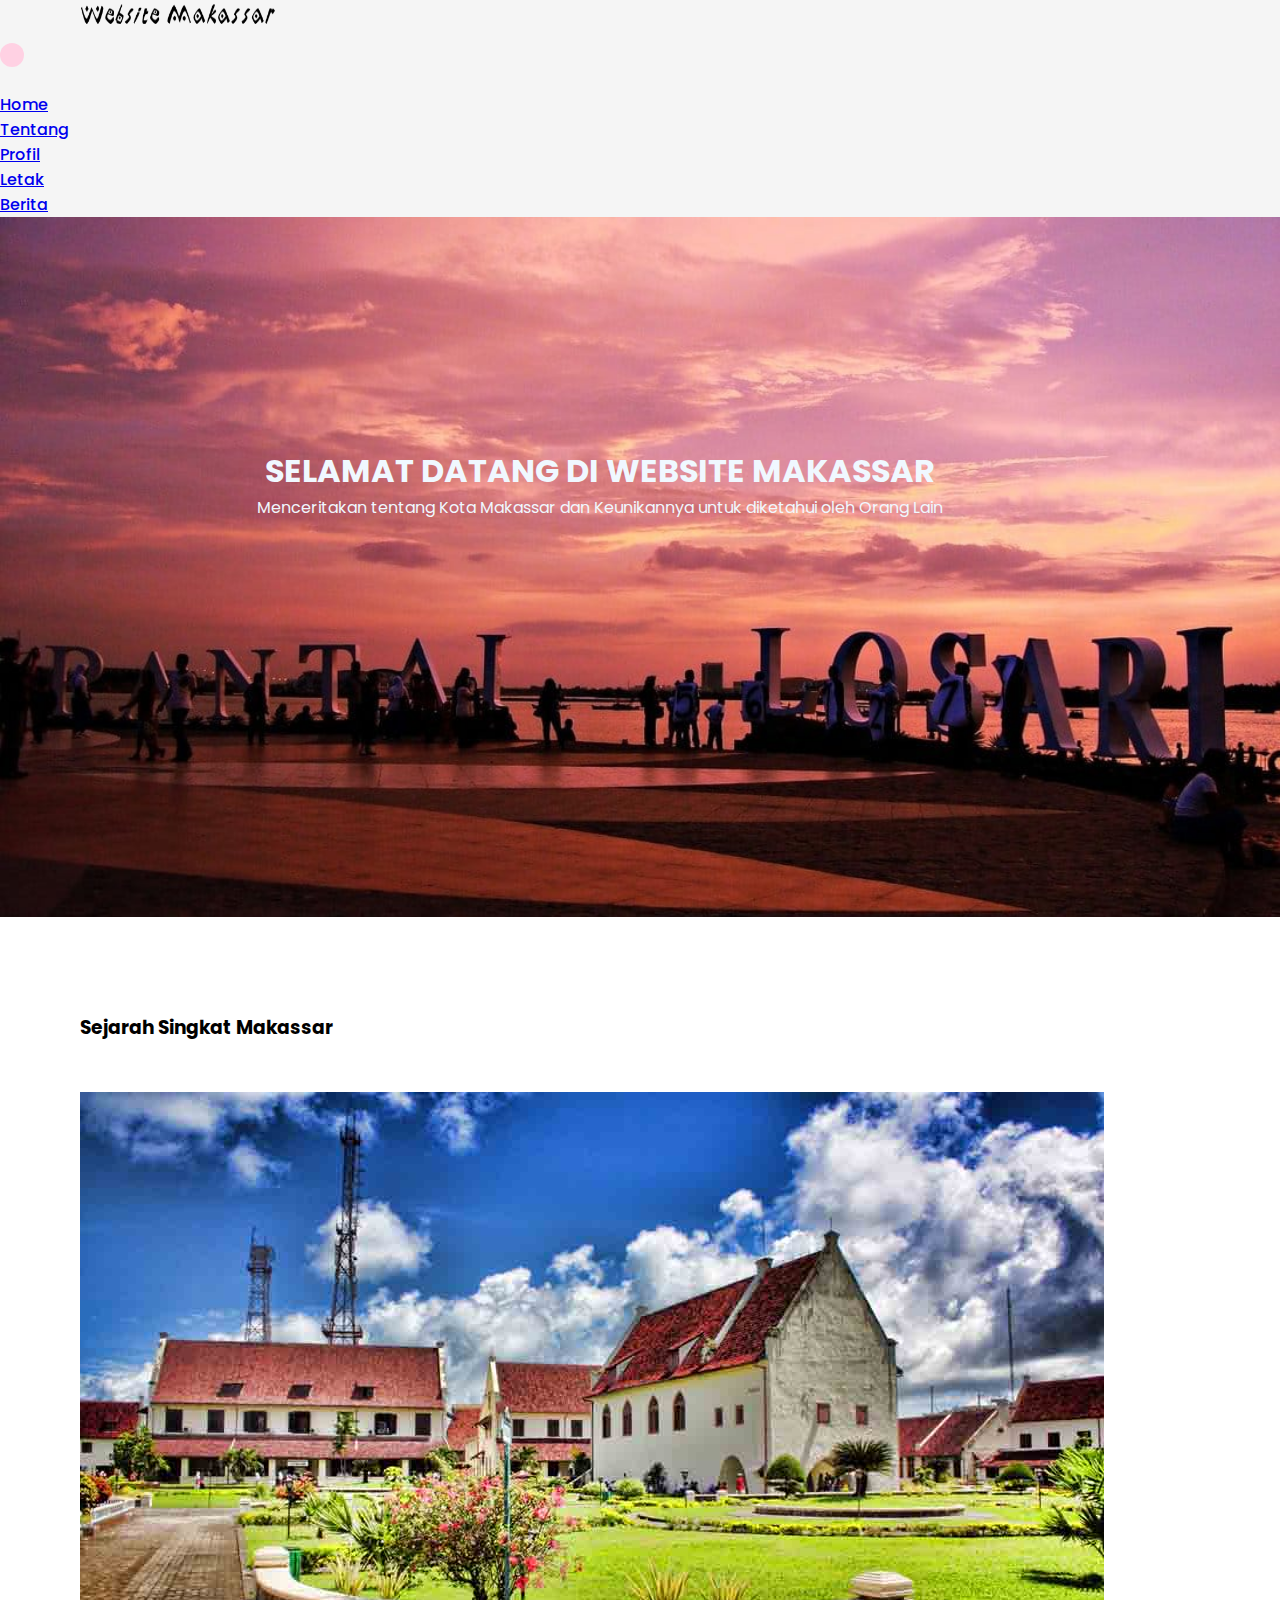
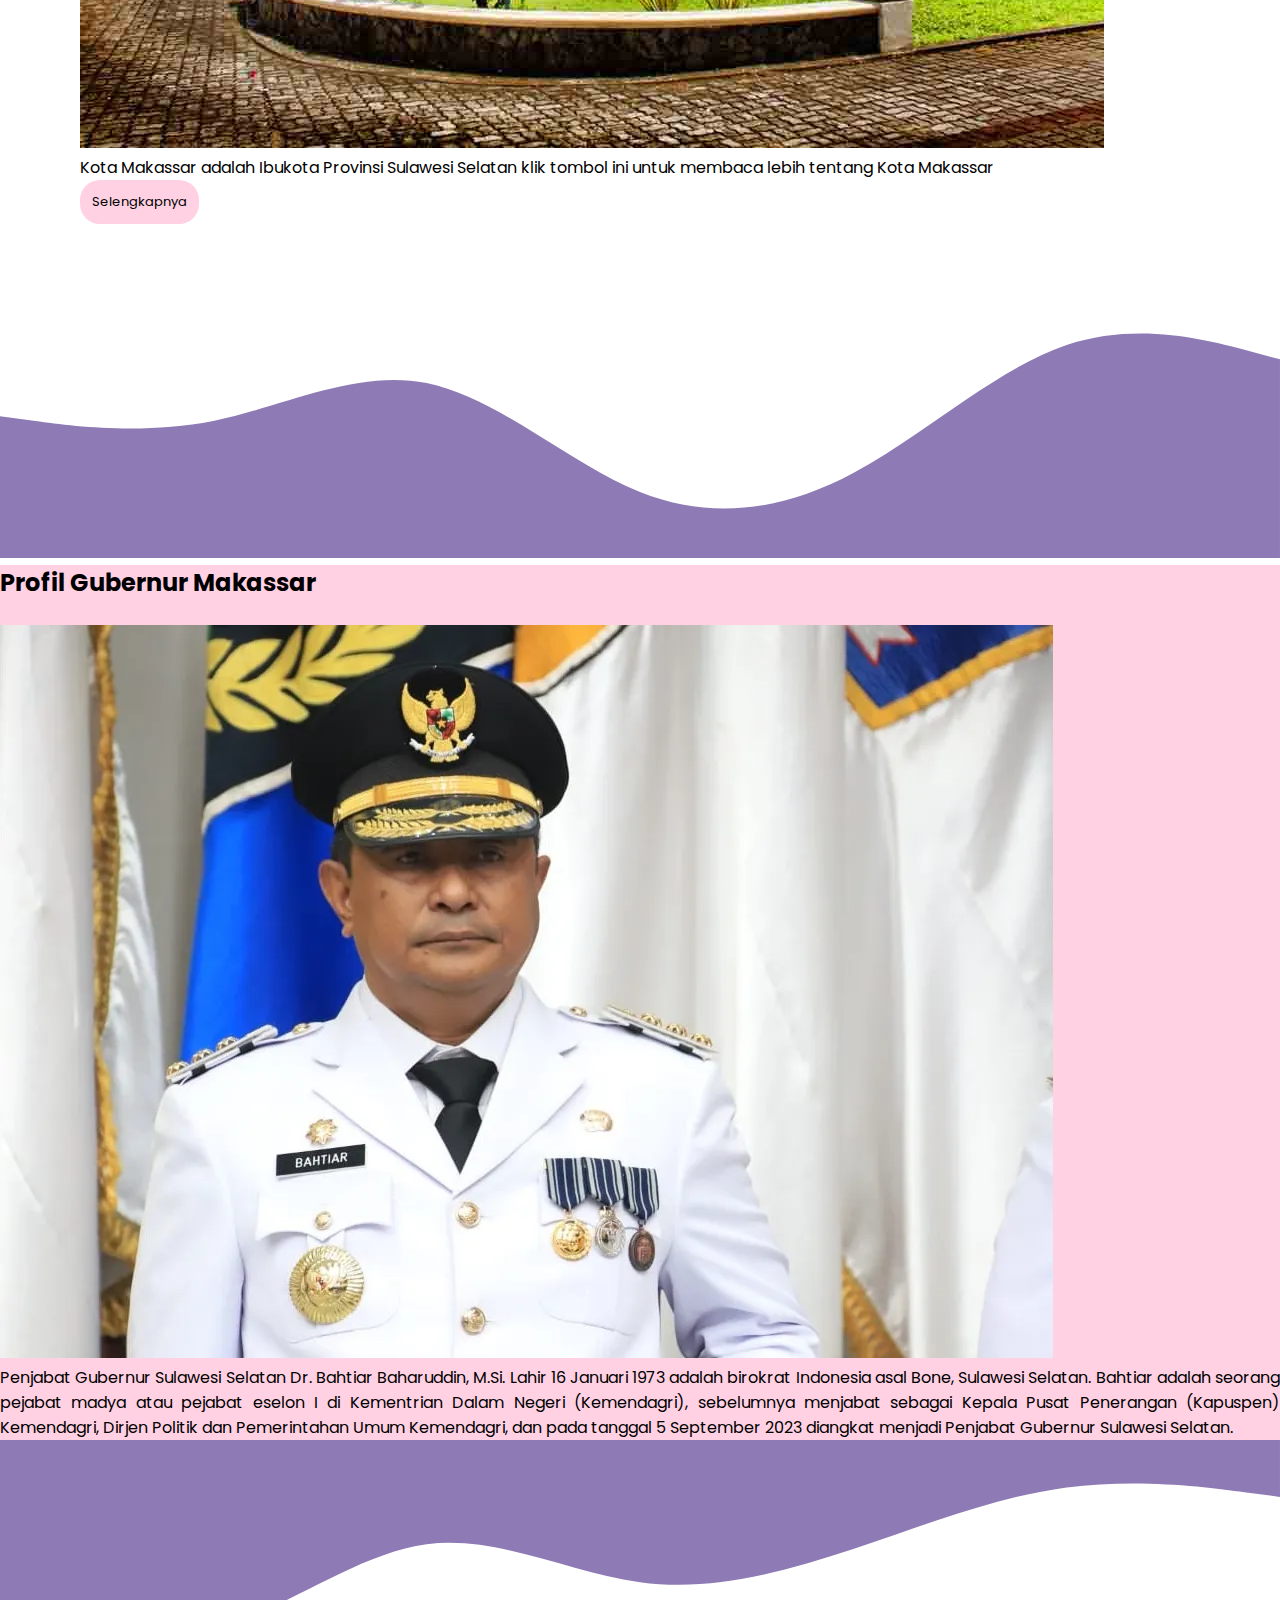
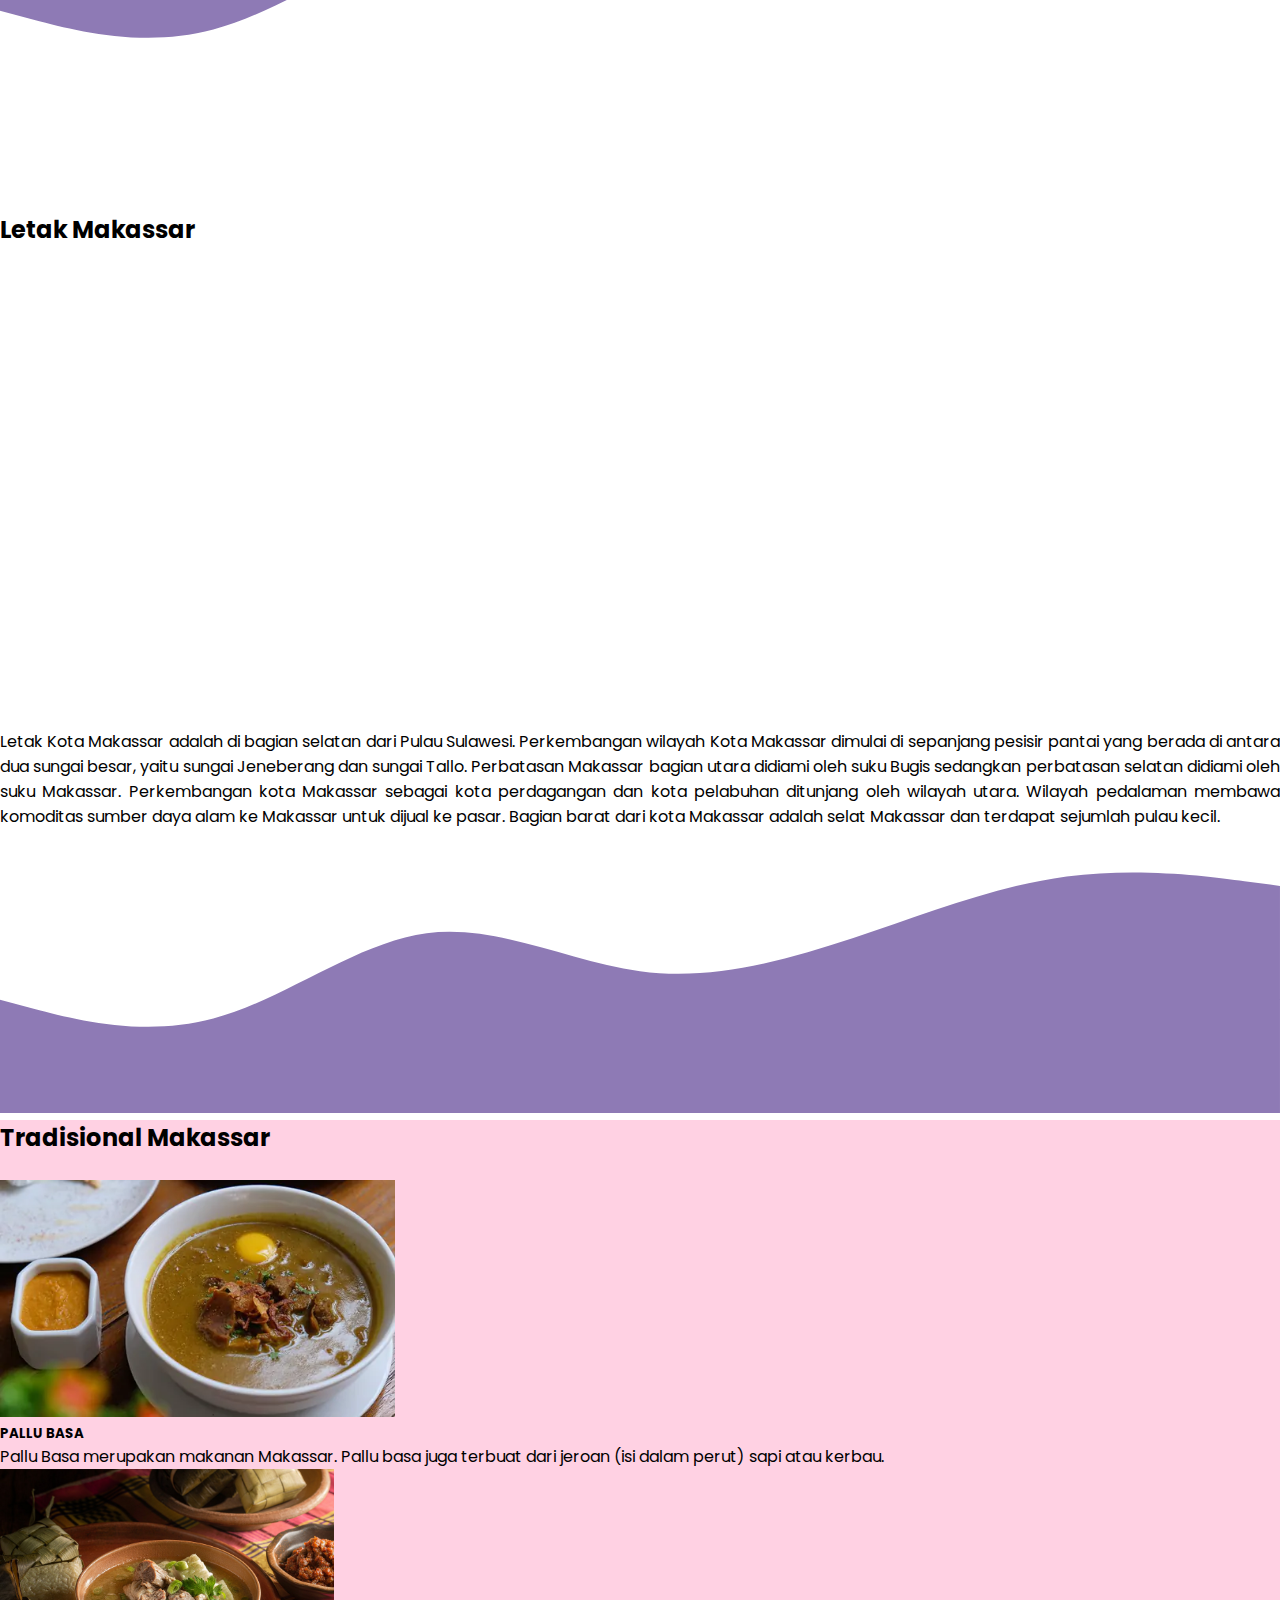
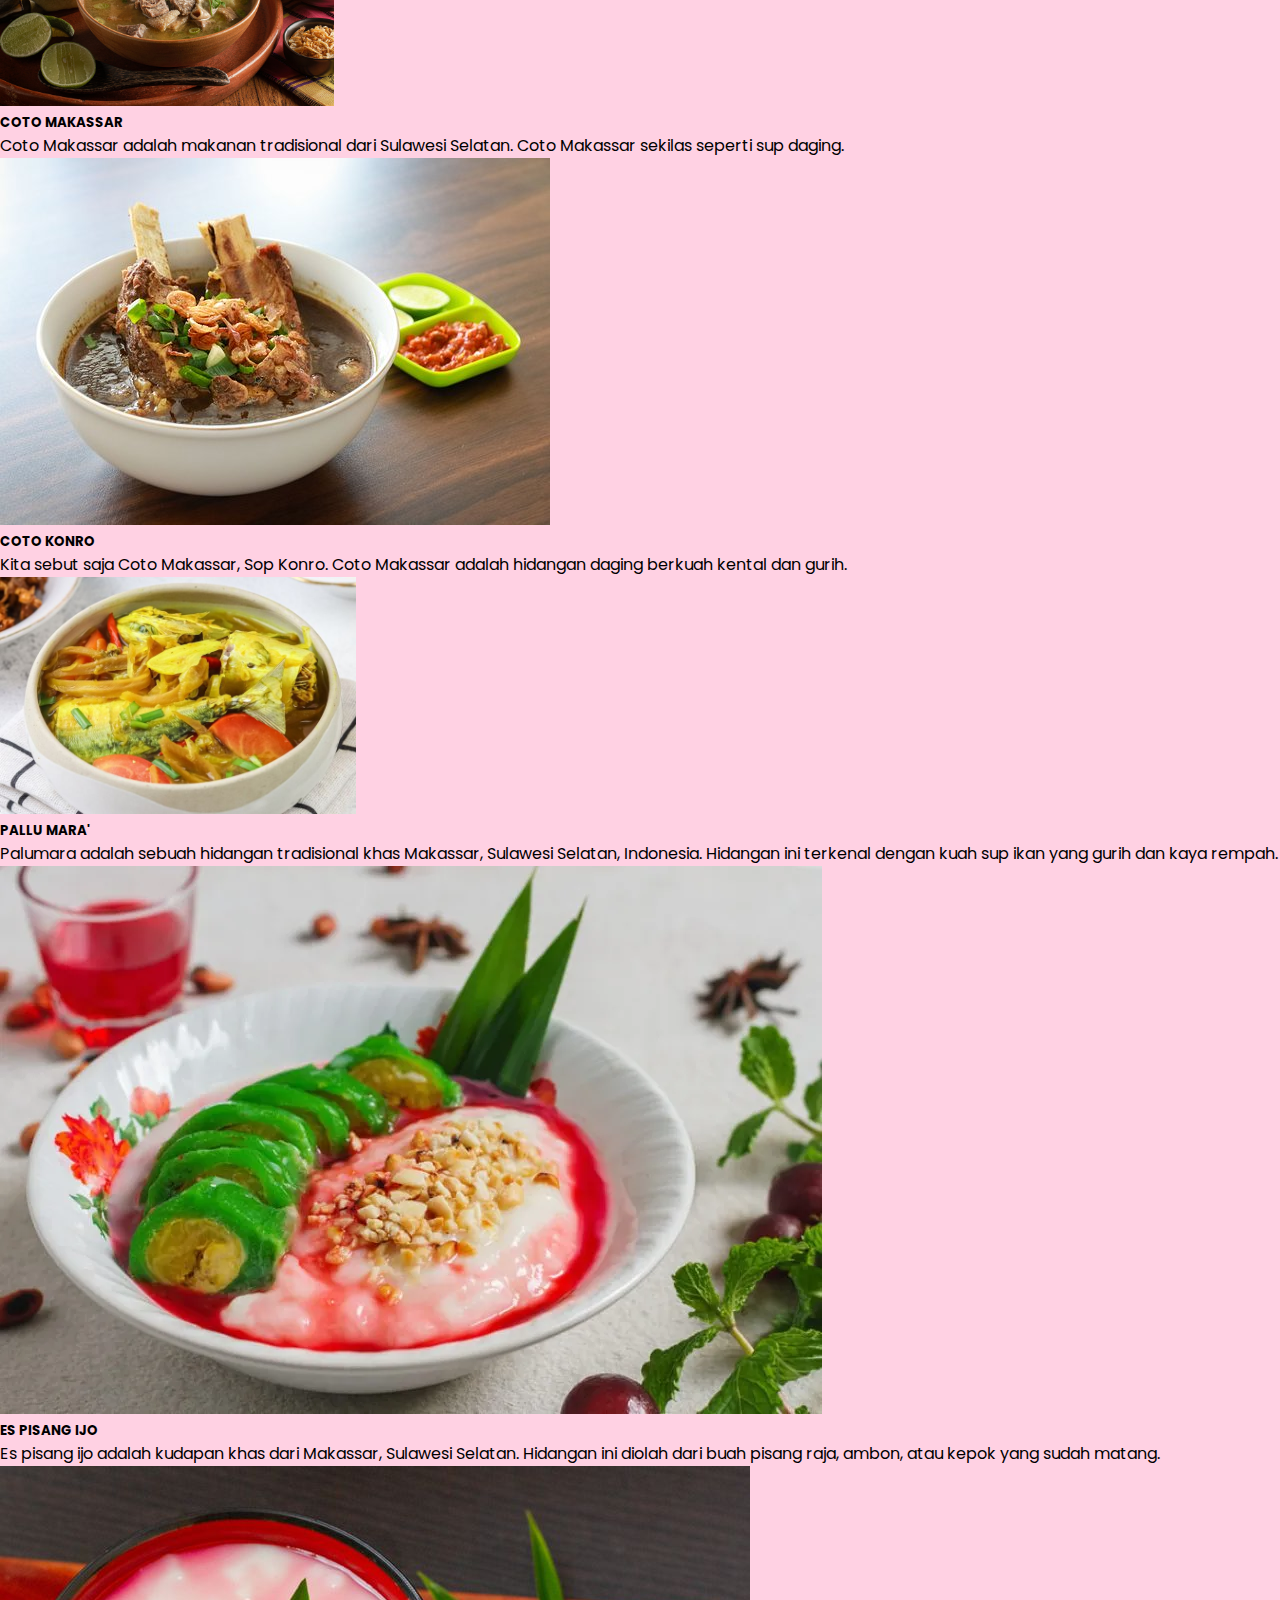
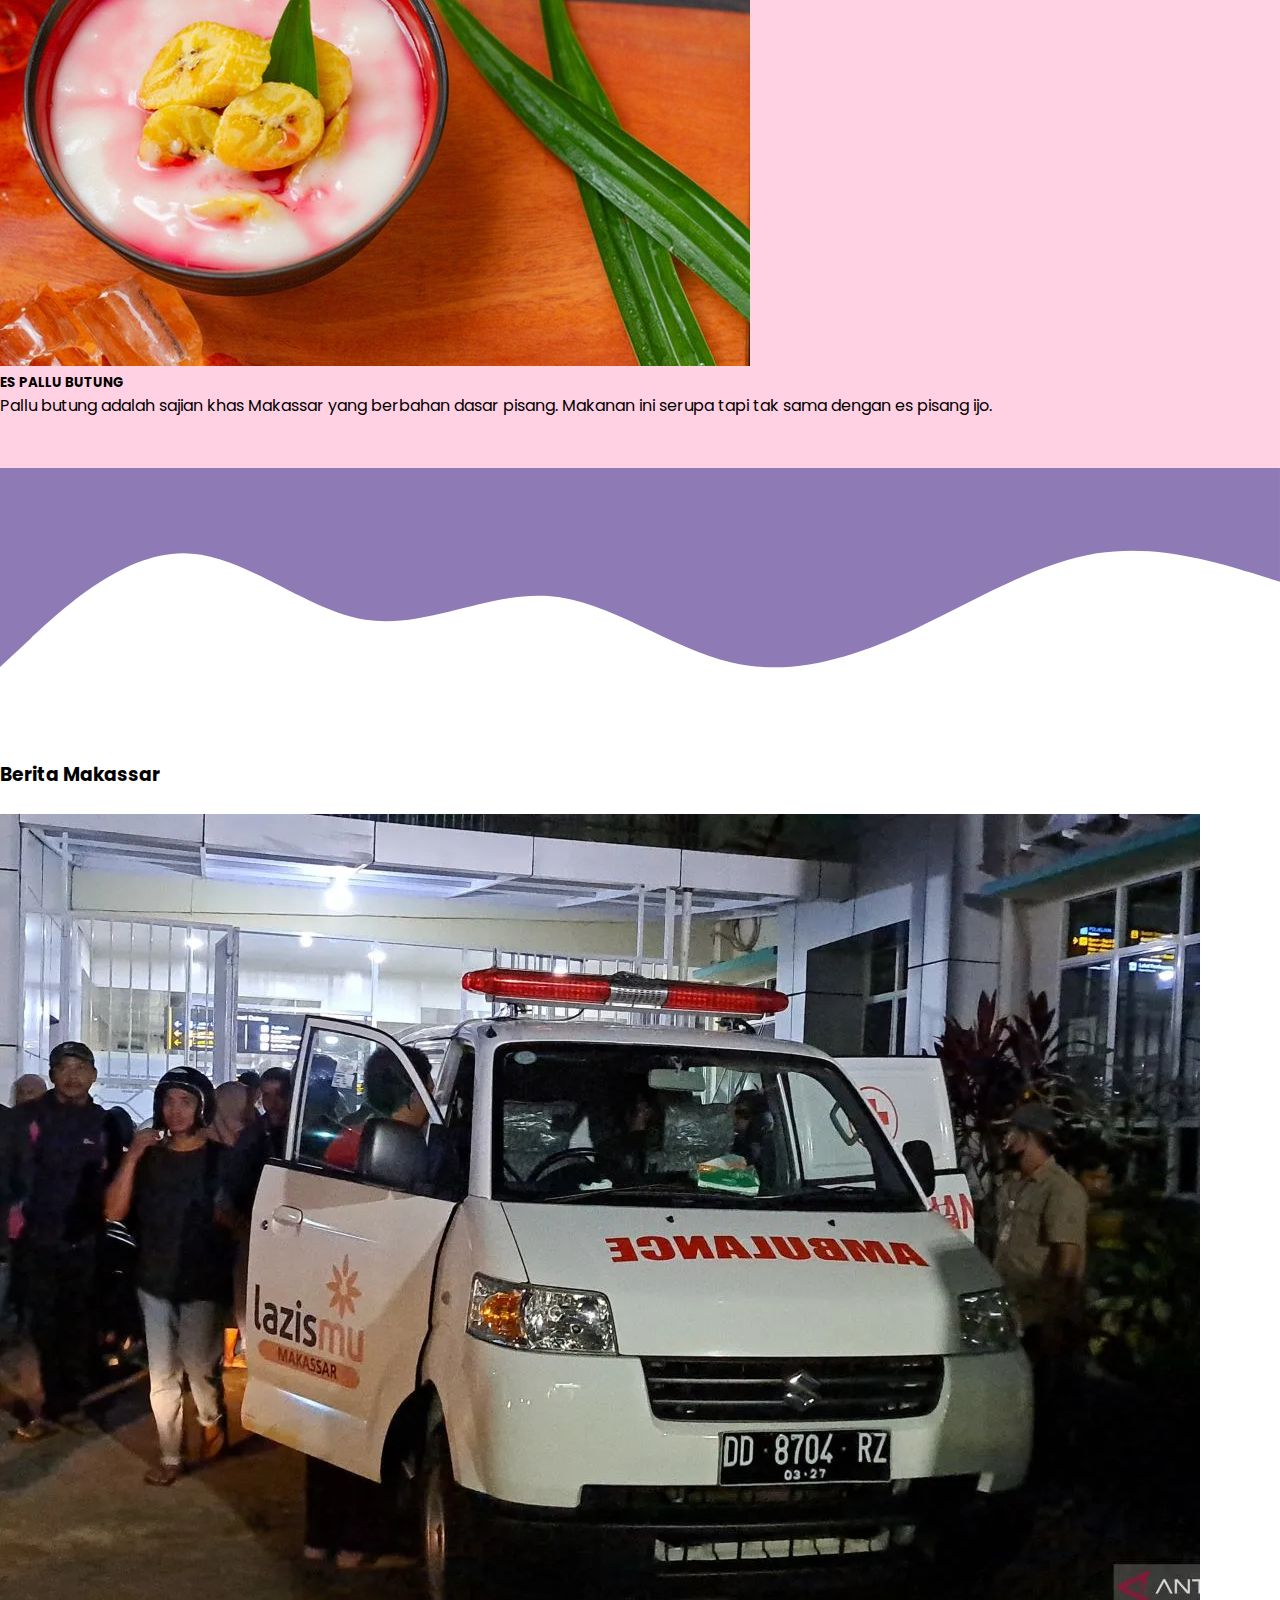
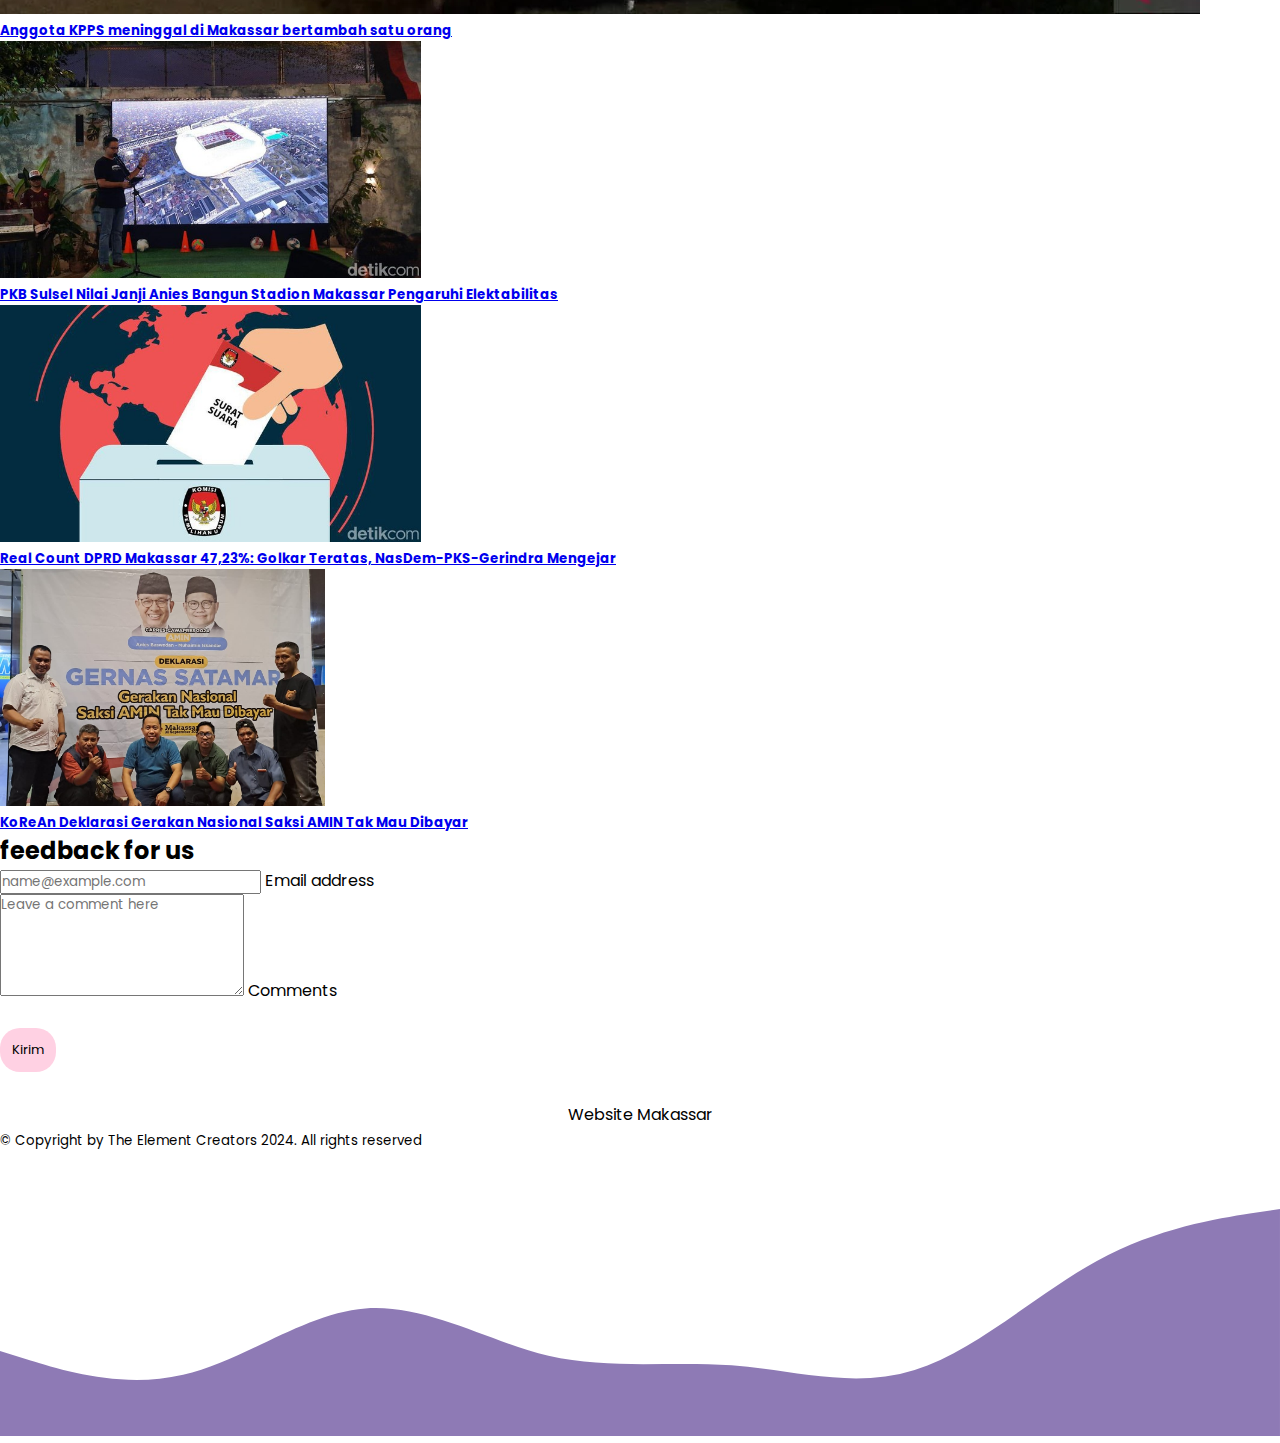
<file: index.html>
<!DOCTYPE html>
<html lang="en">
  <head>
    <!-- Required meta tags -->
    <meta charset="utf-8" />
    <meta name="viewport" content="width=device-width, initial-scale=1" />

    <!-- Bootstrap CSS -->
    <link href="https://cdn.jsdelivr.net/npm/bootstrap@5.1.3/dist/css/bootstrap.min.css" rel="stylesheet" integrity="sha384-1BmE4kWBq78iYhFldvKuhfTAU6auU8tT94WrHftjDbrCEXSU1oBoqyl2QvZ6jIW3" crossorigin="anonymous" />
    <link rel="stylesheet" href="style.css" />
    <title>Website Mangkasara' | Makassar</title>
    <link rel="preconnect" href="https://fonts.googleapis.com">
    <link rel="preconnect" href="https://fonts.gstatic.com" crossorigin>
    <link href="https://fonts.googleapis.com/css2?family=Poppins:ital,wght@0,100;0,200;0,300;0,400;0,500;0,600;0,700;0,800;0,900;1,100;1,200;1,300;1,400;1,500;1,600;1,700;1,800;1,900&display=swap" rel="stylesheet">
    <link rel="icon" type="image/x-icon" href="img/Preview.png">
  </head>
  <body>
    <nav class="navbar navbar-expand-lg navbar-light fixed-top shadow" style="background-color: whitesmoke;">
      <a class="navbar-brand" >
        <img src="img/Asset 2-8.png" width="200px" height="30px" class="d-inline-block align-top" alt="">
      </a>
      <div class="container">
        <button class="navbar-toggler" type="button" data-bs-toggle="collapse" data-bs-target="#navbarNav" aria-controls="navbarNav" aria-expanded="false" aria-label="Toggle navigation">
          <span class="navbar-toggler-icon"></span>
        </button>
        <div class="collapse navbar-collapse" id="navbarNav">
          <ul class="navbar-nav ms-auto">
            <li class="nav-item">
            </li>
            <li class="nav-item">
              <a class="nav-link" style="font-weight: 500;" href="#sejarah">Home</a>
            </li>
            <li class="nav-item">
              <a class="nav-link" style="font-weight: 500;" href="#tradisional">Tentang</a>
            </li>
            <li class="nav-item">
              <a class="nav-link" style="font-weight: 500;" href="#profile">Profil</a>
            </li>
            <li class="nav-item">
              <a class="nav-link" style="font-weight: 500;" href="#letak">Letak</a>
            <li class="nav-item">
              <a class="nav-link" style="font-weight: 500;" href="#berita">Berita</a>
            </li>
          </ul>
        </div>
      </div>
    </nav>
    <div class="bg">
       <div class="container">
        <div class="text">
          <h1>SELAMAT DATANG DI WEBSITE MAKASSAR</h1>
          <p>Menceritakan tentang Kota Makassar dan Keunikannya untuk diketahui oleh Orang Lain</p>
        </div>
       </div>
    </div>
    <!-- jumbotron -->
    <div class="jumbotron text-center">
      <a name="sejarah"><h3>Sejarah Singkat Makassar</h3></a>
      <br>
        <div class="container text-center">
          <div class="row mb-3">
            <div class="col">
              <br>
            </div>
          </div>
          <div class="row justify-content-center">
            <div class="col-md-5">
                <div class="card">
                    <img src="img/Fort-Rotterdam-Makassar.jpg" class="card-img-top" alt="">
                  </div>
            </div>
            <div class="col-md-5">
              <p class="info">
              Kota Makassar adalah Ibukota Provinsi Sulawesi Selatan klik tombol ini untuk membaca lebih tentang Kota Makassar
               </p>
               <a href="sejarah.html"><button>Selengkapnya</button></a>
            </div>
            </div>
        </div>
        <br>
        <br>
    </div>
    <svg xmlns="http://www.w3.org/2000/svg" viewBox="0 0 1440 320"><path fill="#8E7AB5" fill-opacity="1" d="M0,160L40,165.3C80,171,160,181,240,165.3C320,149,400,107,480,122.7C560,139,640,213,720,245.3C800,277,880,267,960,224C1040,181,1120,107,1200,80C1280,53,1360,75,1400,85.3L1440,96L1440,320L1400,320C1360,320,1280,320,1200,320C1120,320,1040,320,960,320C880,320,800,320,720,320C640,320,560,320,480,320C400,320,320,320,240,320C160,320,80,320,40,320L0,320Z"></path></svg>
    <section id="profil">
        <div class="container text-center">
          <div class="row mb-3">
            <div class="col">
              <a name="profile"><h2>Profil Gubernur Makassar</h2></a>
              <br>
            </div>
          </div>
          <div class="row justify-content-center">
            <div class="col-md-5">
                <div class="card">
                    <img src="logo/pj-Bahtiar-Baharuddin.webp" class="card-img-top" alt="...">
                  </div>
            </div>
            <div class="col-md-5">
              <p class="info">
                Penjabat Gubernur Sulawesi Selatan Dr. Bahtiar Baharuddin, M.Si. Lahir 16 Januari 1973 adalah birokrat Indonesia asal Bone, Sulawesi Selatan. Bahtiar adalah seorang pejabat madya atau pejabat eselon I di Kementrian Dalam Negeri (Kemendagri), sebelumnya menjabat sebagai Kepala Pusat Penerangan (Kapuspen) Kemendagri, Dirjen Politik dan Pemerintahan Umum Kemendagri, dan pada tanggal 5 September 2023 diangkat menjadi Penjabat Gubernur Sulawesi Selatan. </p>
            </div>
            </div>
        </div>
      </section>
      <svg xmlns="http://www.w3.org/2000/svg" viewBox="0 0 1440 320"><path fill="#8E7AB5" fill-opacity="1" d="M0,192L40,202.7C80,213,160,235,240,213.3C320,192,400,128,480,117.3C560,107,640,149,720,160C800,171,880,149,960,122.7C1040,96,1120,64,1200,53.3C1280,43,1360,53,1400,58.7L1440,64L1440,0L1400,0C1360,0,1280,0,1200,0C1120,0,1040,0,960,0C880,0,800,0,720,0C640,0,560,0,480,0C400,0,320,0,240,0C160,0,80,0,40,0L0,0Z"></path></svg>
      <!-- Letak makassar -->
      <section id="letak">
        <div class="container">
          <div class="row">
            <div class="col">
              <a name="letak"><h2 class="text-center">Letak Makassar</h2></a>
              <br>
            </div>
          </div>
          <div class="row justify-content-center" style="text-align: justify;">
            <div class="col-md-7">
              <iframe src="https://www.google.com/maps/embed?pb=!1m18!1m12!1m3!1d4071113.8469088264!2d116.79605471767866!3d-4.821976751731345!2m3!1f0!2f0!3f0!3m2!1i1024!2i768!4f13.1!3m3!1m2!1s0x2d0cfa80fd6bbe8b%3A0x1030bfbcaf71af0!2sSulawesi%20Selatan!5e0!3m2!1sid!2sid!4v1707203165879!5m2!1sid!2sid" width="600" height="450" style="border:0;" allowfullscreen="" loading="lazy" referrerpolicy="no-referrer-when-downgrade"></iframe>
            </div>
            <div class="col-md-4 justify-content-center">
             <p>Letak Kota Makassar adalah di bagian selatan dari Pulau Sulawesi. Perkembangan wilayah Kota Makassar dimulai di sepanjang pesisir pantai yang berada di antara dua sungai besar, yaitu sungai Jeneberang dan sungai Tallo. Perbatasan Makassar bagian utara didiami oleh suku Bugis sedangkan perbatasan selatan didiami oleh suku Makassar. Perkembangan kota Makassar sebagai kota perdagangan dan kota pelabuhan ditunjang oleh wilayah utara. Wilayah pedalaman membawa komoditas sumber daya alam ke Makassar untuk dijual ke pasar. Bagian barat dari kota Makassar adalah selat Makassar dan terdapat sejumlah pulau kecil.</p>
          </div>
        </div>
      </section>
      <svg xmlns="http://www.w3.org/2000/svg" viewBox="0 0 1440 320"><path fill="#8E7AB5" fill-opacity="1" d="M0,192L40,202.7C80,213,160,235,240,213.3C320,192,400,128,480,117.3C560,107,640,149,720,160C800,171,880,149,960,122.7C1040,96,1120,64,1200,53.3C1280,43,1360,53,1400,58.7L1440,64L1440,320L1400,320C1360,320,1280,320,1200,320C1120,320,1040,320,960,320C880,320,800,320,720,320C640,320,560,320,480,320C400,320,320,320,240,320C160,320,80,320,40,320L0,320Z"></path></svg>

      <!-- tradisional -->
      <section id="tradisional">
        <div class="container">
          <div class="row">
            <div class="col">
            <a name="tradisional"><h2 class="text-center">Tradisional Makassar</h2></a>
              <br>
            </div>
          </div>
          <div class="row justify-content-center">
            <div class="col-md-4 mb-3">
              <div class="card">
                <img src="logo/pall.webp" class="card-img-top" alt="..." height="237px">
                <div class="card-body">
                  <h5 class="card-title">PALLU BASA</h5>
                  <p>Pallu Basa merupakan makanan Makassar. Pallu basa juga terbuat dari jeroan (isi dalam perut) sapi atau kerbau. </p>
                </div>
              </div>
            </div>
            <div class="col-md-4 mb-3">
              <div class="card">
                <img src="logo/coto makassar.jpg" class="card-img-top" alt="..." height="237px">
                <div class="card-body">
                  <h5 class="card-title">COTO MAKASSAR</h5>
                  <p>Coto Makassar adalah makanan tradisional dari Sulawesi Selatan. Coto Makassar sekilas seperti sup daging.</p>
                </div>
              </div>
            </div>
            <div class="col-md-4 mb-3">
              <div class="card">
                <img src="logo/konro.jpg" class="card-img-top" alt="...">
                <div class="card-body">
                  <h5 class="card-title">COTO KONRO</h5>
                  <p>Kita sebut saja Coto Makassar, Sop Konro. Coto Makassar adalah hidangan daging berkuah kental dan gurih.</p>
                </div>
              </div>
            </div>
            <div class="col-md-4 mb-3">
              <div class="card">
                <img src="logo/palumara.jpg" class="card-img-top" alt="..." height="237px">
                <div class="card-body">
                  <h5 class="card-title">PALLU MARA'</h5>
                  <p>Palumara adalah sebuah hidangan tradisional khas Makassar, Sulawesi Selatan, Indonesia. Hidangan ini terkenal dengan kuah sup ikan yang gurih dan kaya rempah.</p>
                </div>
              </div>
            </div>
            <div class="col-md-4 mb-3">
              <div class="card">
                <img src="logo/pisajo.webp" class="card-img-top" alt="...">
                <div class="card-body">
                  <h5 class="card-title">ES PISANG IJO</h5>
                  <p>Es pisang ijo adalah kudapan khas dari Makassar, Sulawesi Selatan. Hidangan ini diolah dari buah pisang raja, ambon, atau kepok yang sudah matang.</p>
                </div>
              </div>
            </div>
            <div class="col-md-4 mb-3">                                               
              <div class="card">
                <img src="logo/pallubutung.jpeg" class="card-img-top" alt="...">
                <div class="card-body">
                  <h5 class="card-title">ES PALLU BUTUNG</h5>
                  <p>Pallu butung adalah sajian khas Makassar yang berbahan dasar pisang. Makanan ini serupa tapi tak sama dengan es pisang ijo.</p>
                </div>
              </div>
            </div>
          </div>
        </div>
        <br>
        <br>
      </section>
      <svg xmlns="http://www.w3.org/2000/svg" viewBox="0 0 1440 320"><path fill="#8E7AB5" fill-opacity="1" d="M0,224L34.3,192C68.6,160,137,96,206,96C274.3,96,343,160,411,170.7C480,181,549,139,617,144C685.7,149,754,203,823,218.7C891.4,235,960,213,1029,181.3C1097.1,149,1166,107,1234,96C1302.9,85,1371,107,1406,117.3L1440,128L1440,0L1405.7,0C1371.4,0,1303,0,1234,0C1165.7,0,1097,0,1029,0C960,0,891,0,823,0C754.3,0,686,0,617,0C548.6,0,480,0,411,0C342.9,0,274,0,206,0C137.1,0,69,0,34,0L0,0Z"></path></svg>
      <section>
        <section class="container">
            <div class="row">
              <div class="col">
                <a name="berita"><h3 class="text-center">Berita Makassar</h3></a>
                <br>
              </div>
            </div>
            <div class="row justify-content-center">
              <div class="col-md-4 mb-3">
                <div class="card">
                  <img src="berita/berita1.webp" class="card-img-top" alt="">
                  <div class="card-body">
                    <a href="https://www.antaranews.com/berita/3972501/anggota-kpps-meninggal-di-makassar-bertambah-satu-orang"><h5 class="card-title">Anggota KPPS meninggal di Makassar bertambah satu orang</h5></a>
                  </div>
                </div>
              </div>
              <div class="col-md-4 mb-3">
                <div class="card">
                  <img src="berita/berita2.jpeg" class="card-img-top" alt="..." height="237px">
                  <div class="card-body">
                    <a href="https://www.detik.com/sulsel/berita/d-7051145/pkb-sulsel-nilai-janji-anies-bangun-stadion-makassar-pengaruhi-elektabilitas"><h5 class="card-title">PKB Sulsel Nilai Janji Anies Bangun Stadion Makassar Pengaruhi Elektabilitas</h5></a>
                  </div>
                </div>
              </div>
              <div class="col-md-4 mb-3">
                <div class="card">
                  <img src="berita/berita3.jpeg" class="card-img-top" alt="..." height="237px">
                  <div class="card-body">
                    <a href="https://www.detik.com/sulsel/berita/d-7200162/real-count-dprd-makassar-47-23-golkar-teratas-nasdem-pks-gerindra-mengejar"><h5 class="card-title">Real Count DPRD Makassar 47,23%: Golkar Teratas, NasDem-PKS-Gerindra Mengejar</h5></a>
                  </div>
                </div>
              </div>
              <div class="col-md-4 mb-3">
                <div class="card">
                  <img src="berita/berita4.jpg" class="card-img-top" alt="..." height="237px">
                  <div class="card-body">
                   <a href="https://beritakotamakassar.com/berita/2023/10/01/korean-deklarasi-gerakan-nasional-saksi-amin-tak-mau-dibayar/"> <h5 class="card-title">KoReAn Deklarasi Gerakan Nasional Saksi AMIN Tak Mau Dibayar</h5></a>
                  </div>
                </div>
              </div>
        </div>
      </section>
      <section id="komentar">
        <footer class="bg- py-4 mt-5">
          <div class="container">
            <div class="row">
              <div class="col">
                <h2 class="text-center" style="color: black;">feedback for us</h2>
              </div>
            </div>
            <div class="row justify-content-center" style="text-align: justify;">
              <div class="col-md-5 justify-content-center">
                <div class="form-floating mb-4">
                  <input type="email" class="form-control" id="floatingInput" placeholder="name@example.com">
                  <label for="floatingInput">Email address</label>
                </div>
                <div class="form-floating">
                  <textarea class="form-control" placeholder="Leave a comment here" id="floatingTextarea2" style="height: 100px"></textarea>
                  <label for="floatingTextarea2">Comments</label>
                </div>
                <br>
                <div class="d-grid gap-2 col-6 mx-auto">
                  <button class="btn btn-primary" type="button">Kirim</button>
                </div>
                <p class="display-6" style="text-align: center;">Website Makassar</p>
                <small>&copy; Copyright by The Element Creators 2024. All rights reserved</small>
            </div>
          </div>
        </footer>
        <svg xmlns="http://www.w3.org/2000/svg" viewBox="0 0 1440 320"><path fill="#8E7AB5" fill-opacity="1" d="M0,224L34.3,234.7C68.6,245,137,267,206,250.7C274.3,235,343,181,411,176C480,171,549,213,617,229.3C685.7,245,754,235,823,240C891.4,245,960,267,1029,245.3C1097.1,224,1166,160,1234,122.7C1302.9,85,1371,75,1406,69.3L1440,64L1440,320L1405.7,320C1371.4,320,1303,320,1234,320C1165.7,320,1097,320,1029,320C960,320,891,320,823,320C754.3,320,686,320,617,320C548.6,320,480,320,411,320C342.9,320,274,320,206,320C137.1,320,69,320,34,320L0,320Z"></path></svg>

            </section>
            
      <!-- feedback -->
      
    
    <!-- Optional JavaScript; choose one of the two! -->

    <!-- Option 1: Bootstrap Bundle with Popper -->
    <script src="https://cdn.jsdelivr.net/npm/bootstrap@5.1.3/dist/js/bootstrap.bundle.min.js" integrity="sha384-ka7Sk0Gln4gmtz2MlQnikT1wXgYsOg+OMhuP+IlRH9sENBO0LRn5q+8nbTov4+1p" crossorigin="anonymous"></script>

    <!-- Option 2: Separate Popper and Bootstrap JS -->
    <!--
    <script src="https://cdn.jsdelivr.net/npm/@popperjs/core@2.10.2/dist/umd/popper.min.js" integrity="sha384-7+zCNj/IqJ95wo16oMtfsKbZ9ccEh31eOz1HGyDuCQ6wgnyJNSYdrPa03rtR1zdB" crossorigin="anonymous"></script>
    <script src="https://cdn.jsdelivr.net/npm/bootstrap@5.1.3/dist/js/bootstrap.min.js" integrity="sha384-QJHtvGhmr9XOIpI6YVutG+2QOK9T+ZnN4kzFN1RtK3zEFEIsxhlmWl5/YESvpZ13" crossorigin="anonymous"></script>
    -->
  </body>
</html>
</file>
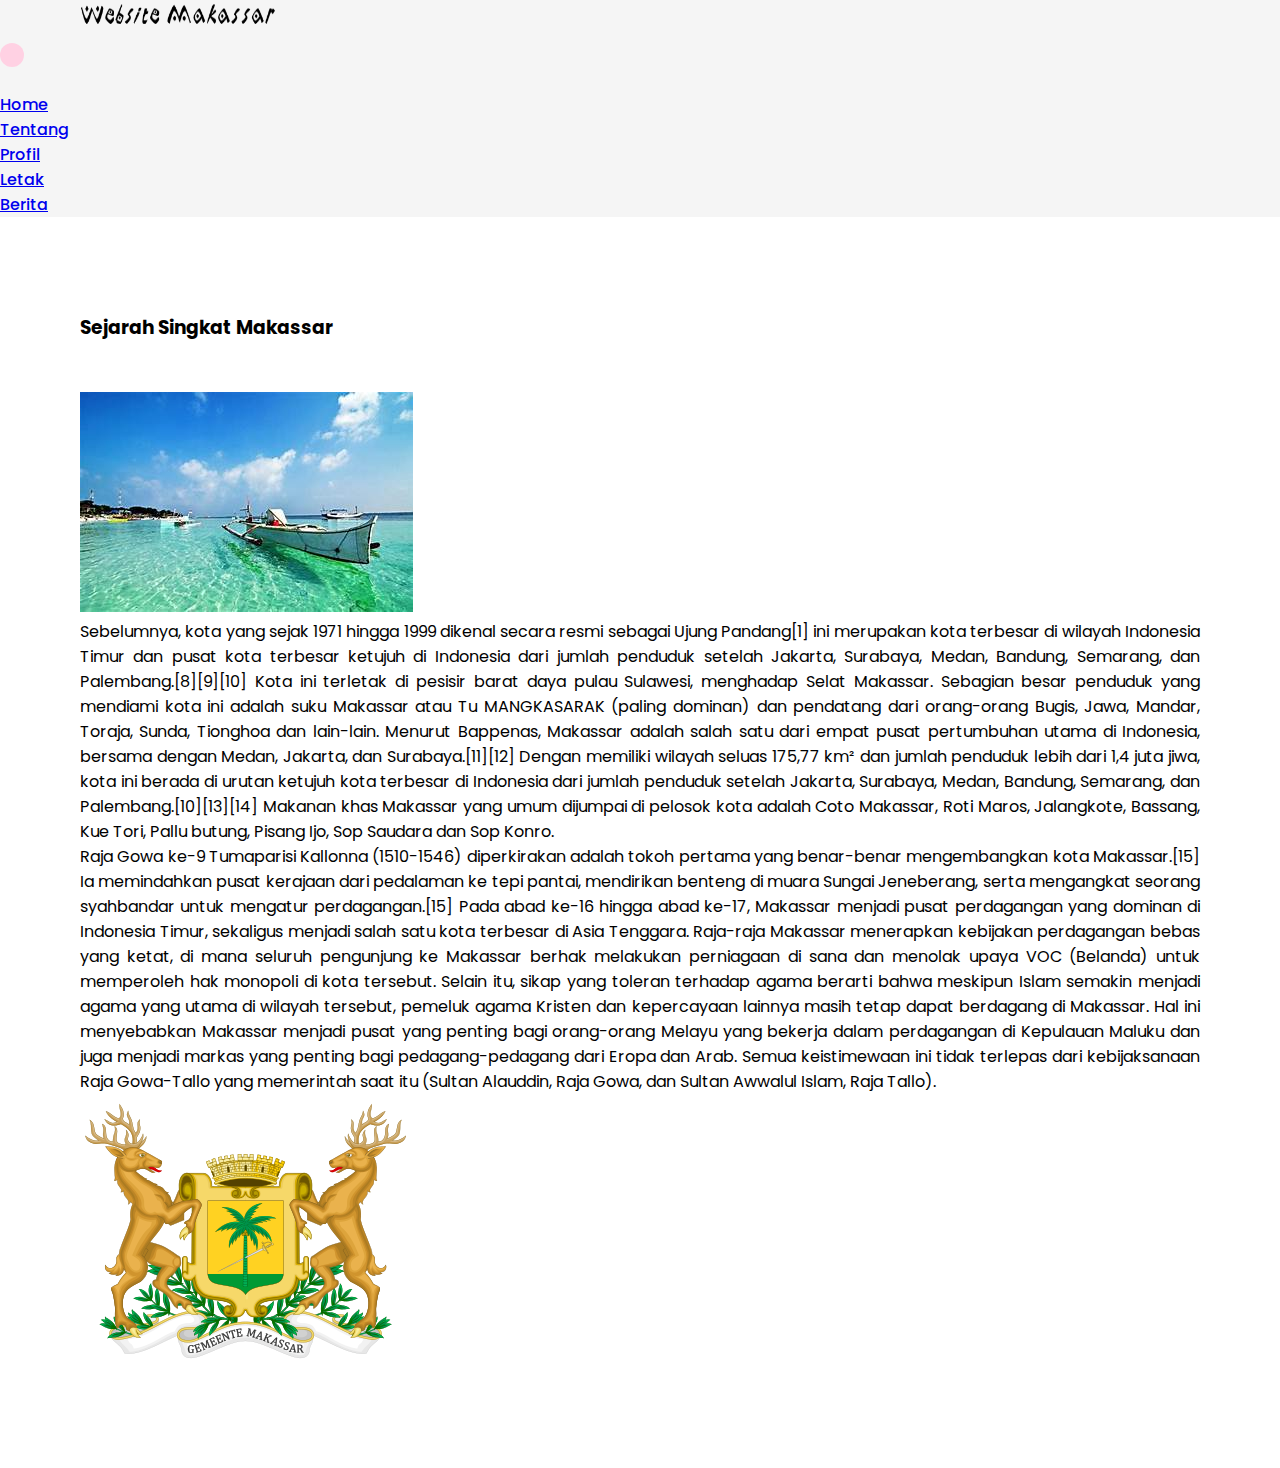
<file: sejarah.html>
<!DOCTYPE html>
<html lang="en">
  <head>
    <!-- Required meta tags -->
    <meta charset="utf-8" />
    <meta name="viewport" content="width=device-width, initial-scale=1" />

    <!-- Bootstrap CSS -->
    <link href="https://cdn.jsdelivr.net/npm/bootstrap@5.1.3/dist/css/bootstrap.min.css" rel="stylesheet" integrity="sha384-1BmE4kWBq78iYhFldvKuhfTAU6auU8tT94WrHftjDbrCEXSU1oBoqyl2QvZ6jIW3" crossorigin="anonymous" />
    <link rel="stylesheet" href="style.css" />
    <title>Website Mangkasara' | Makassar</title>
    <link rel="preconnect" href="https://fonts.googleapis.com" />
    <link rel="preconnect" href="https://fonts.gstatic.com" crossorigin />
    <link href="https://fonts.googleapis.com/css2?family=Poppins:ital,wght@0,100;0,200;0,300;0,400;0,500;0,600;0,700;0,800;0,900;1,100;1,200;1,300;1,400;1,500;1,600;1,700;1,800;1,900&display=swap" rel="stylesheet" />
    <link rel="icon" type="image/x-icon" href="img/Preview (1).png">
  </head>
  <body>
    <nav class="navbar navbar-expand-lg navbar-light fixed-top shadow" style="background-color: whitesmoke">
      <a class="navbar-brand">
        <img src="img/Asset 2-8.png" width="200px" height="30px" class="d-inline-block align-top" alt="" />
      </a>
      <div class="container">
        <button class="navbar-toggler" type="button" data-bs-toggle="collapse" data-bs-target="#navbarNav" aria-controls="navbarNav" aria-expanded="false" aria-label="Toggle navigation">
          <span class="navbar-toggler-icon"></span>
        </button>
        <div class="collapse navbar-collapse" id="navbarNav">
          <ul class="navbar-nav ms-auto">
            <li class="nav-item"></li>
            <li class="nav-item">
              <a class="nav-link" style="font-weight: 500" href="index.html">Home</a>
            </li>
            <li class="nav-item">
              <a class="nav-link" style="font-weight: 500" href="#tradisional">Tentang</a>
            </li>
            <li class="nav-item">
              <a class="nav-link" style="font-weight: 500" href="#profile">Profil</a>
            </li>
            <li class="nav-item">
              <a class="nav-link" style="font-weight: 500" href="#berita">Letak</a>
            </li>

            <li class="nav-item">
              <a class="nav-link" style="font-weight: 500" href="#berita">Berita</a>
            </li>
          </ul>
        </div>
      </div>
    </nav>
    <!-- jumbotron -->
    <div class="jumbotron text-center">
      <a name="sejarah"><h3>Sejarah Singkat Makassar</h3></a>
      <br />
      <div class="container text-center">
        <div class="row mb-3">
          <div class="col">
            <br />
          </div>
        </div>
        <div class="row justify-content-center">
          <div class="col-md-5">
            <div class="card">
              <img src="logo/makassar.jpg" class="card-img-top" alt="" />
            </div>
          </div>
          <div class="col-md-5">
            <p class="info">
              Sebelumnya, kota yang sejak 1971 hingga 1999 dikenal secara resmi sebagai Ujung Pandang[1] ini merupakan kota terbesar di wilayah Indonesia Timur dan pusat kota terbesar ketujuh di Indonesia dari jumlah penduduk setelah Jakarta, Surabaya, Medan, Bandung, Semarang, dan Palembang.[8][9][10] Kota ini terletak di pesisir barat daya pulau Sulawesi, menghadap Selat Makassar. Sebagian besar penduduk yang mendiami kota ini adalah suku Makassar atau Tu MANGKASARAK (paling dominan) dan pendatang dari orang-orang Bugis, Jawa, Mandar, Toraja, Sunda, Tionghoa dan lain-lain.
              Menurut Bappenas, Makassar adalah salah satu dari empat pusat pertumbuhan utama di Indonesia, bersama dengan Medan, Jakarta, dan Surabaya.[11][12] Dengan memiliki wilayah seluas 175,77 km² dan jumlah penduduk lebih dari 1,4 juta jiwa, kota ini berada di urutan ketujuh kota terbesar di Indonesia dari jumlah penduduk setelah Jakarta, Surabaya, Medan, Bandung, Semarang, dan Palembang.[10][13][14] Makanan khas Makassar yang umum dijumpai di pelosok kota adalah Coto Makassar, Roti Maros, Jalangkote, Bassang, Kue Tori, Pallu butung, Pisang Ijo, Sop Saudara dan Sop Konro.
            </p>
          </div>
        </div>
      </div>
        <div class="row justify-content-center">
          <div class="col-md-5">
              <p class="info">
                Raja Gowa ke-9 Tumaparisi Kallonna (1510-1546) diperkirakan adalah tokoh pertama yang benar-benar mengembangkan kota Makassar.[15] Ia memindahkan pusat kerajaan dari pedalaman ke tepi pantai, mendirikan benteng di muara Sungai Jeneberang, serta mengangkat seorang syahbandar untuk mengatur perdagangan.[15]
                Pada abad ke-16 hingga abad ke-17, Makassar menjadi pusat perdagangan yang dominan di Indonesia Timur, sekaligus menjadi salah satu kota terbesar di Asia Tenggara. Raja-raja Makassar menerapkan kebijakan perdagangan bebas yang ketat, di mana seluruh pengunjung ke Makassar berhak melakukan perniagaan di sana dan menolak upaya VOC (Belanda) untuk memperoleh hak monopoli di kota tersebut.
                Selain itu, sikap yang toleran terhadap agama berarti bahwa meskipun Islam semakin menjadi agama yang utama di wilayah tersebut, pemeluk agama Kristen dan kepercayaan lainnya masih tetap dapat berdagang di Makassar. Hal ini menyebabkan Makassar menjadi pusat yang penting bagi orang-orang Melayu yang bekerja dalam perdagangan di Kepulauan Maluku dan juga menjadi markas yang penting bagi pedagang-pedagang dari Eropa dan Arab. Semua keistimewaan ini tidak terlepas dari kebijaksanaan Raja Gowa-Tallo yang memerintah saat itu (Sultan Alauddin, Raja Gowa, dan Sultan Awwalul Islam, Raja Tallo).
              </p>
          </div>
          <div class="col-md-5">
            <div class="card">
              <img src="logo/Coat_of_Arms_of_Makassar_(1667).svg.png" class="card-img-top" alt="" />
            </div>
          </div>
        </div>
      </div>
      </div>
      <br />
      <br />
    </div>
    <br />
    <br />
    <!-- feedback -->
    <!-- Optional JavaScript; choose one of the two! -->

    <!-- Option 1: Bootstrap Bundle with Popper -->
    <script src="https://cdn.jsdelivr.net/npm/bootstrap@5.1.3/dist/js/bootstrap.bundle.min.js" integrity="sha384-ka7Sk0Gln4gmtz2MlQnikT1wXgYsOg+OMhuP+IlRH9sENBO0LRn5q+8nbTov4+1p" crossorigin="anonymous"></script>

    <!-- Option 2: Separate Popper and Bootstrap JS -->
    <!--
    <script src="https://cdn.jsdelivr.net/npm/@popperjs/core@2.10.2/dist/umd/popper.min.js" integrity="sha384-7+zCNj/IqJ95wo16oMtfsKbZ9ccEh31eOz1HGyDuCQ6wgnyJNSYdrPa03rtR1zdB" crossorigin="anonymous"></script>
    <script src="https://cdn.jsdelivr.net/npm/bootstrap@5.1.3/dist/js/bootstrap.min.js" integrity="sha384-QJHtvGhmr9XOIpI6YVutG+2QOK9T+ZnN4kzFN1RtK3zEFEIsxhlmWl5/YESvpZ13" crossorigin="anonymous"></script>
    -->
  </body>
</html>
</file>
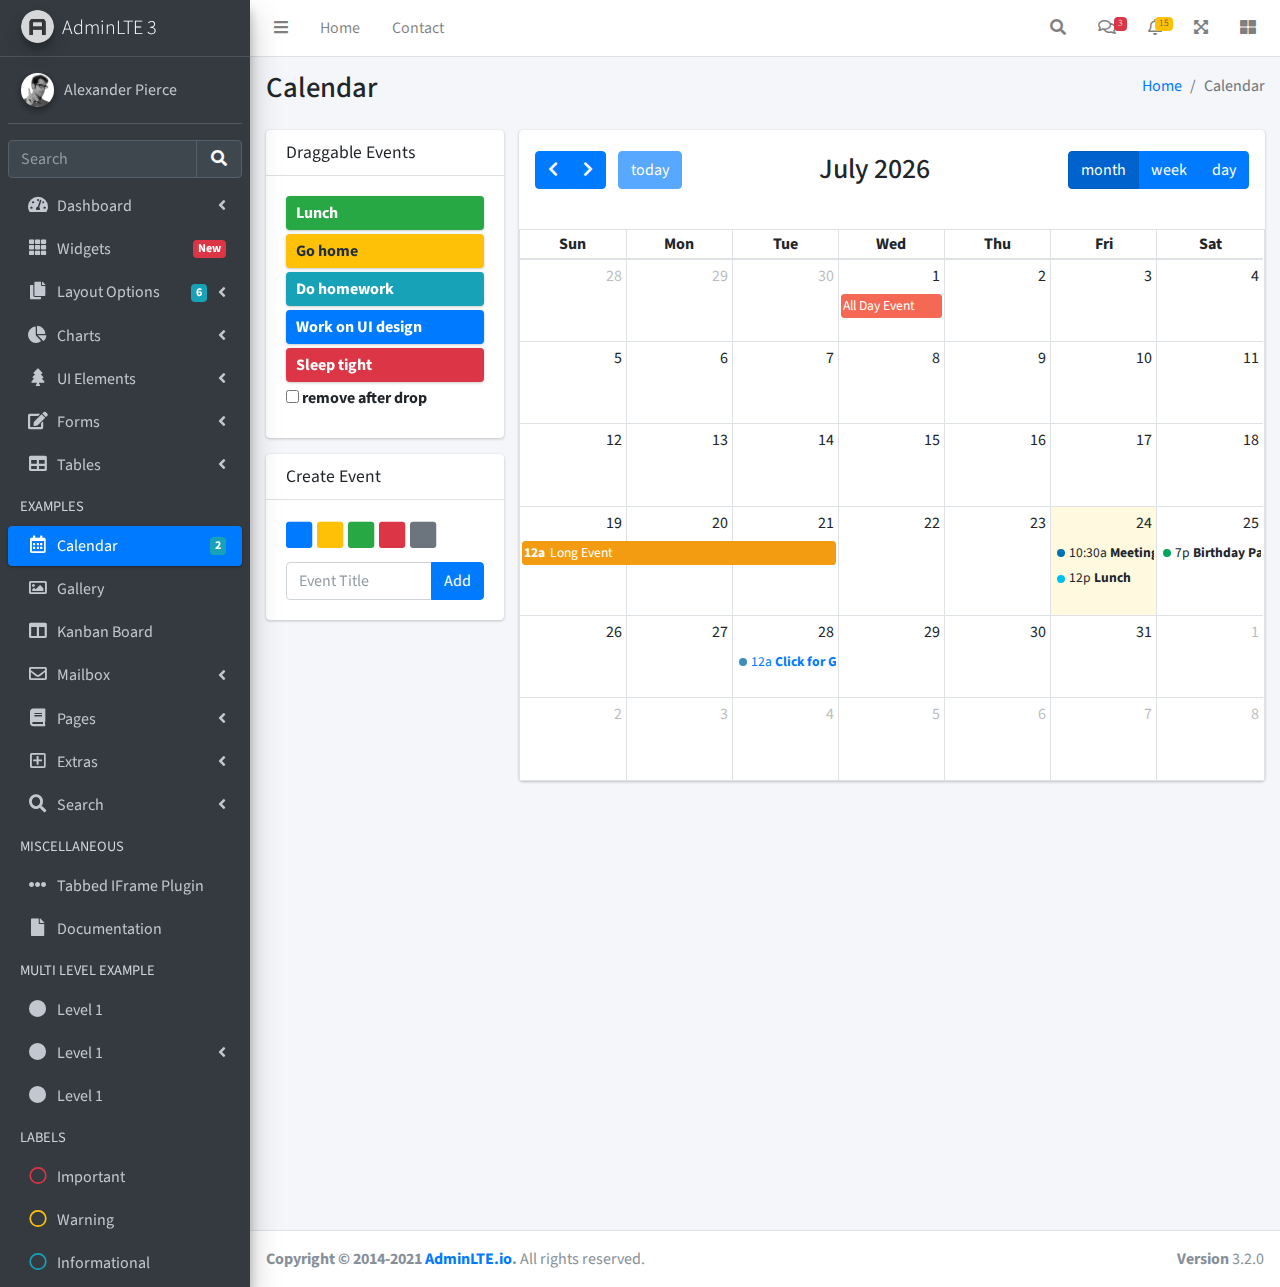
<file: projek_adminLTE/pages/calendar.html>
<!DOCTYPE html>
<html lang="en">
<head>
  <meta charset="utf-8">
  <meta name="viewport" content="width=device-width, initial-scale=1">
  <title>AdminLTE 3 | Calendar</title>

  <!-- Google Font: Source Sans Pro -->
  <link rel="stylesheet" href="https://fonts.googleapis.com/css?family=Source+Sans+Pro:300,400,400i,700&display=fallback">
  <!-- Font Awesome -->
  <link rel="stylesheet" href="../plugins/fontawesome-free/css/all.min.css">
  <!-- fullCalendar -->
  <link rel="stylesheet" href="../plugins/fullcalendar/main.css">
  <!-- Theme style -->
  <link rel="stylesheet" href="../dist/css/adminlte.min.css">
</head>
<body class="hold-transition sidebar-mini">
<div class="wrapper">
  <!-- Navbar -->
  <nav class="main-header navbar navbar-expand navbar-white navbar-light">
    <!-- Left navbar links -->
    <ul class="navbar-nav">
      <li class="nav-item">
        <a class="nav-link" data-widget="pushmenu" href="#" role="button"><i class="fas fa-bars"></i></a>
      </li>
      <li class="nav-item d-none d-sm-inline-block">
        <a href="../index3.html" class="nav-link">Home</a>
      </li>
      <li class="nav-item d-none d-sm-inline-block">
        <a href="#" class="nav-link">Contact</a>
      </li>
    </ul>

    <!-- Right navbar links -->
    <ul class="navbar-nav ml-auto">
      <!-- Navbar Search -->
      <li class="nav-item">
        <a class="nav-link" data-widget="navbar-search" href="#" role="button">
          <i class="fas fa-search"></i>
        </a>
        <div class="navbar-search-block">
          <form class="form-inline">
            <div class="input-group input-group-sm">
              <input class="form-control form-control-navbar" type="search" placeholder="Search" aria-label="Search">
              <div class="input-group-append">
                <button class="btn btn-navbar" type="submit">
                  <i class="fas fa-search"></i>
                </button>
                <button class="btn btn-navbar" type="button" data-widget="navbar-search">
                  <i class="fas fa-times"></i>
                </button>
              </div>
            </div>
          </form>
        </div>
      </li>

      <!-- Messages Dropdown Menu -->
      <li class="nav-item dropdown">
        <a class="nav-link" data-toggle="dropdown" href="#">
          <i class="far fa-comments"></i>
          <span class="badge badge-danger navbar-badge">3</span>
        </a>
        <div class="dropdown-menu dropdown-menu-lg dropdown-menu-right">
          <a href="#" class="dropdown-item">
            <!-- Message Start -->
            <div class="media">
              <img src="../dist/img/user1-128x128.jpg" alt="User Avatar" class="img-size-50 mr-3 img-circle">
              <div class="media-body">
                <h3 class="dropdown-item-title">
                  Brad Diesel
                  <span class="float-right text-sm text-danger"><i class="fas fa-star"></i></span>
                </h3>
                <p class="text-sm">Call me whenever you can...</p>
                <p class="text-sm text-muted"><i class="far fa-clock mr-1"></i> 4 Hours Ago</p>
              </div>
            </div>
            <!-- Message End -->
          </a>
          <div class="dropdown-divider"></div>
          <a href="#" class="dropdown-item">
            <!-- Message Start -->
            <div class="media">
              <img src="../dist/img/user8-128x128.jpg" alt="User Avatar" class="img-size-50 img-circle mr-3">
              <div class="media-body">
                <h3 class="dropdown-item-title">
                  John Pierce
                  <span class="float-right text-sm text-muted"><i class="fas fa-star"></i></span>
                </h3>
                <p class="text-sm">I got your message bro</p>
                <p class="text-sm text-muted"><i class="far fa-clock mr-1"></i> 4 Hours Ago</p>
              </div>
            </div>
            <!-- Message End -->
          </a>
          <div class="dropdown-divider"></div>
          <a href="#" class="dropdown-item">
            <!-- Message Start -->
            <div class="media">
              <img src="../dist/img/user3-128x128.jpg" alt="User Avatar" class="img-size-50 img-circle mr-3">
              <div class="media-body">
                <h3 class="dropdown-item-title">
                  Nora Silvester
                  <span class="float-right text-sm text-warning"><i class="fas fa-star"></i></span>
                </h3>
                <p class="text-sm">The subject goes here</p>
                <p class="text-sm text-muted"><i class="far fa-clock mr-1"></i> 4 Hours Ago</p>
              </div>
            </div>
            <!-- Message End -->
          </a>
          <div class="dropdown-divider"></div>
          <a href="#" class="dropdown-item dropdown-footer">See All Messages</a>
        </div>
      </li>
      <!-- Notifications Dropdown Menu -->
      <li class="nav-item dropdown">
        <a class="nav-link" data-toggle="dropdown" href="#">
          <i class="far fa-bell"></i>
          <span class="badge badge-warning navbar-badge">15</span>
        </a>
        <div class="dropdown-menu dropdown-menu-lg dropdown-menu-right">
          <span class="dropdown-item dropdown-header">15 Notifications</span>
          <div class="dropdown-divider"></div>
          <a href="#" class="dropdown-item">
            <i class="fas fa-envelope mr-2"></i> 4 new messages
            <span class="float-right text-muted text-sm">3 mins</span>
          </a>
          <div class="dropdown-divider"></div>
          <a href="#" class="dropdown-item">
            <i class="fas fa-users mr-2"></i> 8 friend requests
            <span class="float-right text-muted text-sm">12 hours</span>
          </a>
          <div class="dropdown-divider"></div>
          <a href="#" class="dropdown-item">
            <i class="fas fa-file mr-2"></i> 3 new reports
            <span class="float-right text-muted text-sm">2 days</span>
          </a>
          <div class="dropdown-divider"></div>
          <a href="#" class="dropdown-item dropdown-footer">See All Notifications</a>
        </div>
      </li>
      <li class="nav-item">
        <a class="nav-link" data-widget="fullscreen" href="#" role="button">
          <i class="fas fa-expand-arrows-alt"></i>
        </a>
      </li>
      <li class="nav-item">
        <a class="nav-link" data-widget="control-sidebar" data-slide="true" href="#" role="button">
          <i class="fas fa-th-large"></i>
        </a>
      </li>
    </ul>
  </nav>
  <!-- /.navbar -->

  <!-- Main Sidebar Container -->
  <aside class="main-sidebar sidebar-dark-primary elevation-4">
    <!-- Brand Logo -->
    <a href="../index3.html" class="brand-link">
      <img src="../dist/img/AdminLTELogo.png" alt="AdminLTE Logo" class="brand-image img-circle elevation-3" style="opacity: .8">
      <span class="brand-text font-weight-light">AdminLTE 3</span>
    </a>

    <!-- Sidebar -->
    <div class="sidebar">
      <!-- Sidebar user panel (optional) -->
      <div class="user-panel mt-3 pb-3 mb-3 d-flex">
        <div class="image">
          <img src="../dist/img/user2-160x160.jpg" class="img-circle elevation-2" alt="User Image">
        </div>
        <div class="info">
          <a href="#" class="d-block">Alexander Pierce</a>
        </div>
      </div>

      <!-- SidebarSearch Form -->
      <div class="form-inline">
        <div class="input-group" data-widget="sidebar-search">
          <input class="form-control form-control-sidebar" type="search" placeholder="Search" aria-label="Search">
          <div class="input-group-append">
            <button class="btn btn-sidebar">
              <i class="fas fa-search fa-fw"></i>
            </button>
          </div>
        </div>
      </div>

      <!-- Sidebar Menu -->
      <nav class="mt-2">
        <ul class="nav nav-pills nav-sidebar flex-column" data-widget="treeview" role="menu" data-accordion="false">
          <!-- Add icons to the links using the .nav-icon class
               with font-awesome or any other icon font library -->
          <li class="nav-item">
            <a href="#" class="nav-link">
              <i class="nav-icon fas fa-tachometer-alt"></i>
              <p>
                Dashboard
                <i class="right fas fa-angle-left"></i>
              </p>
            </a>
            <ul class="nav nav-treeview">
              <li class="nav-item">
                <a href="../index.html" class="nav-link">
                  <i class="far fa-circle nav-icon"></i>
                  <p>Dashboard v1</p>
                </a>
              </li>
              <li class="nav-item">
                <a href="../index2.html" class="nav-link">
                  <i class="far fa-circle nav-icon"></i>
                  <p>Dashboard v2</p>
                </a>
              </li>
              <li class="nav-item">
                <a href="../index3.html" class="nav-link">
                  <i class="far fa-circle nav-icon"></i>
                  <p>Dashboard v3</p>
                </a>
              </li>
            </ul>
          </li>
          <li class="nav-item">
            <a href="widgets.html" class="nav-link">
              <i class="nav-icon fas fa-th"></i>
              <p>
                Widgets
                <span class="right badge badge-danger">New</span>
              </p>
            </a>
          </li>
          <li class="nav-item">
            <a href="#" class="nav-link">
              <i class="nav-icon fas fa-copy"></i>
              <p>
                Layout Options
                <i class="fas fa-angle-left right"></i>
                <span class="badge badge-info right">6</span>
              </p>
            </a>
            <ul class="nav nav-treeview">
              <li class="nav-item">
                <a href="layout/top-nav.html" class="nav-link">
                  <i class="far fa-circle nav-icon"></i>
                  <p>Top Navigation</p>
                </a>
              </li>
              <li class="nav-item">
                <a href="layout/top-nav-sidebar.html" class="nav-link">
                  <i class="far fa-circle nav-icon"></i>
                  <p>Top Navigation + Sidebar</p>
                </a>
              </li>
              <li class="nav-item">
                <a href="layout/boxed.html" class="nav-link">
                  <i class="far fa-circle nav-icon"></i>
                  <p>Boxed</p>
                </a>
              </li>
              <li class="nav-item">
                <a href="layout/fixed-sidebar.html" class="nav-link">
                  <i class="far fa-circle nav-icon"></i>
                  <p>Fixed Sidebar</p>
                </a>
              </li>
              <li class="nav-item">
                <a href="layout/fixed-sidebar-custom.html" class="nav-link">
                  <i class="far fa-circle nav-icon"></i>
                  <p>Fixed Sidebar <small>+ Custom Area</small></p>
                </a>
              </li>
              <li class="nav-item">
                <a href="layout/fixed-topnav.html" class="nav-link">
                  <i class="far fa-circle nav-icon"></i>
                  <p>Fixed Navbar</p>
                </a>
              </li>
              <li class="nav-item">
                <a href="layout/fixed-footer.html" class="nav-link">
                  <i class="far fa-circle nav-icon"></i>
                  <p>Fixed Footer</p>
                </a>
              </li>
              <li class="nav-item">
                <a href="layout/collapsed-sidebar.html" class="nav-link">
                  <i class="far fa-circle nav-icon"></i>
                  <p>Collapsed Sidebar</p>
                </a>
              </li>
            </ul>
          </li>
          <li class="nav-item">
            <a href="#" class="nav-link">
              <i class="nav-icon fas fa-chart-pie"></i>
              <p>
                Charts
                <i class="right fas fa-angle-left"></i>
              </p>
            </a>
            <ul class="nav nav-treeview">
              <li class="nav-item">
                <a href="charts/chartjs.html" class="nav-link">
                  <i class="far fa-circle nav-icon"></i>
                  <p>ChartJS</p>
                </a>
              </li>
              <li class="nav-item">
                <a href="charts/flot.html" class="nav-link">
                  <i class="far fa-circle nav-icon"></i>
                  <p>Flot</p>
                </a>
              </li>
              <li class="nav-item">
                <a href="charts/inline.html" class="nav-link">
                  <i class="far fa-circle nav-icon"></i>
                  <p>Inline</p>
                </a>
              </li>
              <li class="nav-item">
                <a href="charts/uplot.html" class="nav-link">
                  <i class="far fa-circle nav-icon"></i>
                  <p>uPlot</p>
                </a>
              </li>
            </ul>
          </li>
          <li class="nav-item">
            <a href="#" class="nav-link">
              <i class="nav-icon fas fa-tree"></i>
              <p>
                UI Elements
                <i class="fas fa-angle-left right"></i>
              </p>
            </a>
            <ul class="nav nav-treeview">
              <li class="nav-item">
                <a href="UI/general.html" class="nav-link">
                  <i class="far fa-circle nav-icon"></i>
                  <p>General</p>
                </a>
              </li>
              <li class="nav-item">
                <a href="UI/icons.html" class="nav-link">
                  <i class="far fa-circle nav-icon"></i>
                  <p>Icons</p>
                </a>
              </li>
              <li class="nav-item">
                <a href="UI/buttons.html" class="nav-link">
                  <i class="far fa-circle nav-icon"></i>
                  <p>Buttons</p>
                </a>
              </li>
              <li class="nav-item">
                <a href="UI/sliders.html" class="nav-link">
                  <i class="far fa-circle nav-icon"></i>
                  <p>Sliders</p>
                </a>
              </li>
              <li class="nav-item">
                <a href="UI/modals.html" class="nav-link">
                  <i class="far fa-circle nav-icon"></i>
                  <p>Modals & Alerts</p>
                </a>
              </li>
              <li class="nav-item">
                <a href="UI/navbar.html" class="nav-link">
                  <i class="far fa-circle nav-icon"></i>
                  <p>Navbar & Tabs</p>
                </a>
              </li>
              <li class="nav-item">
                <a href="UI/timeline.html" class="nav-link">
                  <i class="far fa-circle nav-icon"></i>
                  <p>Timeline</p>
                </a>
              </li>
              <li class="nav-item">
                <a href="UI/ribbons.html" class="nav-link">
                  <i class="far fa-circle nav-icon"></i>
                  <p>Ribbons</p>
                </a>
              </li>
            </ul>
          </li>
          <li class="nav-item">
            <a href="#" class="nav-link">
              <i class="nav-icon fas fa-edit"></i>
              <p>
                Forms
                <i class="fas fa-angle-left right"></i>
              </p>
            </a>
            <ul class="nav nav-treeview">
              <li class="nav-item">
                <a href="forms/general.html" class="nav-link">
                  <i class="far fa-circle nav-icon"></i>
                  <p>General Elements</p>
                </a>
              </li>
              <li class="nav-item">
                <a href="forms/advanced.html" class="nav-link">
                  <i class="far fa-circle nav-icon"></i>
                  <p>Advanced Elements</p>
                </a>
              </li>
              <li class="nav-item">
                <a href="forms/editors.html" class="nav-link">
                  <i class="far fa-circle nav-icon"></i>
                  <p>Editors</p>
                </a>
              </li>
              <li class="nav-item">
                <a href="forms/validation.html" class="nav-link">
                  <i class="far fa-circle nav-icon"></i>
                  <p>Validation</p>
                </a>
              </li>
            </ul>
          </li>
          <li class="nav-item">
            <a href="#" class="nav-link">
              <i class="nav-icon fas fa-table"></i>
              <p>
                Tables
                <i class="fas fa-angle-left right"></i>
              </p>
            </a>
            <ul class="nav nav-treeview">
              <li class="nav-item">
                <a href="tables/simple.html" class="nav-link">
                  <i class="far fa-circle nav-icon"></i>
                  <p>Simple Tables</p>
                </a>
              </li>
              <li class="nav-item">
                <a href="tables/data.html" class="nav-link">
                  <i class="far fa-circle nav-icon"></i>
                  <p>DataTables</p>
                </a>
              </li>
              <li class="nav-item">
                <a href="tables/jsgrid.html" class="nav-link">
                  <i class="far fa-circle nav-icon"></i>
                  <p>jsGrid</p>
                </a>
              </li>
            </ul>
          </li>
          <li class="nav-header">EXAMPLES</li>
          <li class="nav-item">
            <a href="calendar.html" class="nav-link active">
              <i class="nav-icon far fa-calendar-alt"></i>
              <p>
                Calendar
                <span class="badge badge-info right">2</span>
              </p>
            </a>
          </li>
          <li class="nav-item">
            <a href="gallery.html" class="nav-link">
              <i class="nav-icon far fa-image"></i>
              <p>
                Gallery
              </p>
            </a>
          </li>
          <li class="nav-item">
            <a href="kanban.html" class="nav-link">
              <i class="nav-icon fas fa-columns"></i>
              <p>
                Kanban Board
              </p>
            </a>
          </li>
          <li class="nav-item">
            <a href="#" class="nav-link">
              <i class="nav-icon far fa-envelope"></i>
              <p>
                Mailbox
                <i class="fas fa-angle-left right"></i>
              </p>
            </a>
            <ul class="nav nav-treeview">
              <li class="nav-item">
                <a href="mailbox/mailbox.html" class="nav-link">
                  <i class="far fa-circle nav-icon"></i>
                  <p>Inbox</p>
                </a>
              </li>
              <li class="nav-item">
                <a href="mailbox/compose.html" class="nav-link">
                  <i class="far fa-circle nav-icon"></i>
                  <p>Compose</p>
                </a>
              </li>
              <li class="nav-item">
                <a href="mailbox/read-mail.html" class="nav-link">
                  <i class="far fa-circle nav-icon"></i>
                  <p>Read</p>
                </a>
              </li>
            </ul>
          </li>
          <li class="nav-item">
            <a href="#" class="nav-link">
              <i class="nav-icon fas fa-book"></i>
              <p>
                Pages
                <i class="fas fa-angle-left right"></i>
              </p>
            </a>
            <ul class="nav nav-treeview">
              <li class="nav-item">
                <a href="examples/invoice.html" class="nav-link">
                  <i class="far fa-circle nav-icon"></i>
                  <p>Invoice</p>
                </a>
              </li>
              <li class="nav-item">
                <a href="examples/profile.html" class="nav-link">
                  <i class="far fa-circle nav-icon"></i>
                  <p>Profile</p>
                </a>
              </li>
              <li class="nav-item">
                <a href="examples/e-commerce.html" class="nav-link">
                  <i class="far fa-circle nav-icon"></i>
                  <p>E-commerce</p>
                </a>
              </li>
              <li class="nav-item">
                <a href="examples/projects.html" class="nav-link">
                  <i class="far fa-circle nav-icon"></i>
                  <p>Projects</p>
                </a>
              </li>
              <li class="nav-item">
                <a href="examples/project-add.html" class="nav-link">
                  <i class="far fa-circle nav-icon"></i>
                  <p>Project Add</p>
                </a>
              </li>
              <li class="nav-item">
                <a href="examples/project-edit.html" class="nav-link">
                  <i class="far fa-circle nav-icon"></i>
                  <p>Project Edit</p>
                </a>
              </li>
              <li class="nav-item">
                <a href="examples/project-detail.html" class="nav-link">
                  <i class="far fa-circle nav-icon"></i>
                  <p>Project Detail</p>
                </a>
              </li>
              <li class="nav-item">
                <a href="examples/contacts.html" class="nav-link">
                  <i class="far fa-circle nav-icon"></i>
                  <p>Contacts</p>
                </a>
              </li>
              <li class="nav-item">
                <a href="examples/faq.html" class="nav-link">
                  <i class="far fa-circle nav-icon"></i>
                  <p>FAQ</p>
                </a>
              </li>
              <li class="nav-item">
                <a href="examples/contact-us.html" class="nav-link">
                  <i class="far fa-circle nav-icon"></i>
                  <p>Contact us</p>
                </a>
              </li>
            </ul>
          </li>
          <li class="nav-item">
            <a href="#" class="nav-link">
              <i class="nav-icon far fa-plus-square"></i>
              <p>
                Extras
                <i class="fas fa-angle-left right"></i>
              </p>
            </a>
            <ul class="nav nav-treeview">
              <li class="nav-item">
                <a href="#" class="nav-link">
                  <i class="far fa-circle nav-icon"></i>
                  <p>
                    Login & Register v1
                    <i class="fas fa-angle-left right"></i>
                  </p>
                </a>
                <ul class="nav nav-treeview">
                  <li class="nav-item">
                    <a href="examples/login.html" class="nav-link">
                      <i class="far fa-circle nav-icon"></i>
                      <p>Login v1</p>
                    </a>
                  </li>
                  <li class="nav-item">
                    <a href="examples/register.html" class="nav-link">
                      <i class="far fa-circle nav-icon"></i>
                      <p>Register v1</p>
                    </a>
                  </li>
                  <li class="nav-item">
                    <a href="examples/forgot-password.html" class="nav-link">
                      <i class="far fa-circle nav-icon"></i>
                      <p>Forgot Password v1</p>
                    </a>
                  </li>
                  <li class="nav-item">
                    <a href="examples/recover-password.html" class="nav-link">
                      <i class="far fa-circle nav-icon"></i>
                      <p>Recover Password v1</p>
                    </a>
                  </li>
                </ul>
              </li>
              <li class="nav-item">
                <a href="#" class="nav-link">
                  <i class="far fa-circle nav-icon"></i>
                  <p>
                    Login & Register v2
                    <i class="fas fa-angle-left right"></i>
                  </p>
                </a>
                <ul class="nav nav-treeview">
                  <li class="nav-item">
                    <a href="examples/login-v2.html" class="nav-link">
                      <i class="far fa-circle nav-icon"></i>
                      <p>Login v2</p>
                    </a>
                  </li>
                  <li class="nav-item">
                    <a href="examples/register-v2.html" class="nav-link">
                      <i class="far fa-circle nav-icon"></i>
                      <p>Register v2</p>
                    </a>
                  </li>
                  <li class="nav-item">
                    <a href="examples/forgot-password-v2.html" class="nav-link">
                      <i class="far fa-circle nav-icon"></i>
                      <p>Forgot Password v2</p>
                    </a>
                  </li>
                  <li class="nav-item">
                    <a href="examples/recover-password-v2.html" class="nav-link">
                      <i class="far fa-circle nav-icon"></i>
                      <p>Recover Password v2</p>
                    </a>
                  </li>
                </ul>
              </li>
              <li class="nav-item">
                <a href="examples/lockscreen.html" class="nav-link">
                  <i class="far fa-circle nav-icon"></i>
                  <p>Lockscreen</p>
                </a>
              </li>
              <li class="nav-item">
                <a href="examples/legacy-user-menu.html" class="nav-link">
                  <i class="far fa-circle nav-icon"></i>
                  <p>Legacy User Menu</p>
                </a>
              </li>
              <li class="nav-item">
                <a href="examples/language-menu.html" class="nav-link">
                  <i class="far fa-circle nav-icon"></i>
                  <p>Language Menu</p>
                </a>
              </li>
              <li class="nav-item">
                <a href="examples/404.html" class="nav-link">
                  <i class="far fa-circle nav-icon"></i>
                  <p>Error 404</p>
                </a>
              </li>
              <li class="nav-item">
                <a href="examples/500.html" class="nav-link">
                  <i class="far fa-circle nav-icon"></i>
                  <p>Error 500</p>
                </a>
              </li>
              <li class="nav-item">
                <a href="examples/pace.html" class="nav-link">
                  <i class="far fa-circle nav-icon"></i>
                  <p>Pace</p>
                </a>
              </li>
              <li class="nav-item">
                <a href="examples/blank.html" class="nav-link">
                  <i class="far fa-circle nav-icon"></i>
                  <p>Blank Page</p>
                </a>
              </li>
              <li class="nav-item">
                <a href="../starter.html" class="nav-link">
                  <i class="far fa-circle nav-icon"></i>
                  <p>Starter Page</p>
                </a>
              </li>
            </ul>
          </li>
          <li class="nav-item">
            <a href="#" class="nav-link">
              <i class="nav-icon fas fa-search"></i>
              <p>
                Search
                <i class="fas fa-angle-left right"></i>
              </p>
            </a>
            <ul class="nav nav-treeview">
              <li class="nav-item">
                <a href="search/simple.html" class="nav-link">
                  <i class="far fa-circle nav-icon"></i>
                  <p>Simple Search</p>
                </a>
              </li>
              <li class="nav-item">
                <a href="search/enhanced.html" class="nav-link">
                  <i class="far fa-circle nav-icon"></i>
                  <p>Enhanced</p>
                </a>
              </li>
            </ul>
          </li>
          <li class="nav-header">MISCELLANEOUS</li>
          <li class="nav-item">
            <a href="../iframe.html" class="nav-link">
              <i class="nav-icon fas fa-ellipsis-h"></i>
              <p>Tabbed IFrame Plugin</p>
            </a>
          </li>
          <li class="nav-item">
            <a href="https://adminlte.io/docs/3.1/" class="nav-link">
              <i class="nav-icon fas fa-file"></i>
              <p>Documentation</p>
            </a>
          </li>
          <li class="nav-header">MULTI LEVEL EXAMPLE</li>
          <li class="nav-item">
            <a href="#" class="nav-link">
              <i class="fas fa-circle nav-icon"></i>
              <p>Level 1</p>
            </a>
          </li>
          <li class="nav-item">
            <a href="#" class="nav-link">
              <i class="nav-icon fas fa-circle"></i>
              <p>
                Level 1
                <i class="right fas fa-angle-left"></i>
              </p>
            </a>
            <ul class="nav nav-treeview">
              <li class="nav-item">
                <a href="#" class="nav-link">
                  <i class="far fa-circle nav-icon"></i>
                  <p>Level 2</p>
                </a>
              </li>
              <li class="nav-item">
                <a href="#" class="nav-link">
                  <i class="far fa-circle nav-icon"></i>
                  <p>
                    Level 2
                    <i class="right fas fa-angle-left"></i>
                  </p>
                </a>
                <ul class="nav nav-treeview">
                  <li class="nav-item">
                    <a href="#" class="nav-link">
                      <i class="far fa-dot-circle nav-icon"></i>
                      <p>Level 3</p>
                    </a>
                  </li>
                  <li class="nav-item">
                    <a href="#" class="nav-link">
                      <i class="far fa-dot-circle nav-icon"></i>
                      <p>Level 3</p>
                    </a>
                  </li>
                  <li class="nav-item">
                    <a href="#" class="nav-link">
                      <i class="far fa-dot-circle nav-icon"></i>
                      <p>Level 3</p>
                    </a>
                  </li>
                </ul>
              </li>
              <li class="nav-item">
                <a href="#" class="nav-link">
                  <i class="far fa-circle nav-icon"></i>
                  <p>Level 2</p>
                </a>
              </li>
            </ul>
          </li>
          <li class="nav-item">
            <a href="#" class="nav-link">
              <i class="fas fa-circle nav-icon"></i>
              <p>Level 1</p>
            </a>
          </li>
          <li class="nav-header">LABELS</li>
          <li class="nav-item">
            <a href="#" class="nav-link">
              <i class="nav-icon far fa-circle text-danger"></i>
              <p class="text">Important</p>
            </a>
          </li>
          <li class="nav-item">
            <a href="#" class="nav-link">
              <i class="nav-icon far fa-circle text-warning"></i>
              <p>Warning</p>
            </a>
          </li>
          <li class="nav-item">
            <a href="#" class="nav-link">
              <i class="nav-icon far fa-circle text-info"></i>
              <p>Informational</p>
            </a>
          </li>
        </ul>
      </nav>
      <!-- /.sidebar-menu -->
    </div>
    <!-- /.sidebar -->
  </aside>

  <!-- Content Wrapper. Contains page content -->
  <div class="content-wrapper">
    <!-- Content Header (Page header) -->
    <section class="content-header">
      <div class="container-fluid">
        <div class="row mb-2">
          <div class="col-sm-6">
            <h1>Calendar</h1>
          </div>
          <div class="col-sm-6">
            <ol class="breadcrumb float-sm-right">
              <li class="breadcrumb-item"><a href="#">Home</a></li>
              <li class="breadcrumb-item active">Calendar</li>
            </ol>
          </div>
        </div>
      </div><!-- /.container-fluid -->
    </section>

    <!-- Main content -->
    <section class="content">
      <div class="container-fluid">
        <div class="row">
          <div class="col-md-3">
            <div class="sticky-top mb-3">
              <div class="card">
                <div class="card-header">
                  <h4 class="card-title">Draggable Events</h4>
                </div>
                <div class="card-body">
                  <!-- the events -->
                  <div id="external-events">
                    <div class="external-event bg-success">Lunch</div>
                    <div class="external-event bg-warning">Go home</div>
                    <div class="external-event bg-info">Do homework</div>
                    <div class="external-event bg-primary">Work on UI design</div>
                    <div class="external-event bg-danger">Sleep tight</div>
                    <div class="checkbox">
                      <label for="drop-remove">
                        <input type="checkbox" id="drop-remove">
                        remove after drop
                      </label>
                    </div>
                  </div>
                </div>
                <!-- /.card-body -->
              </div>
              <!-- /.card -->
              <div class="card">
                <div class="card-header">
                  <h3 class="card-title">Create Event</h3>
                </div>
                <div class="card-body">
                  <div class="btn-group" style="width: 100%; margin-bottom: 10px;">
                    <ul class="fc-color-picker" id="color-chooser">
                      <li><a class="text-primary" href="#"><i class="fas fa-square"></i></a></li>
                      <li><a class="text-warning" href="#"><i class="fas fa-square"></i></a></li>
                      <li><a class="text-success" href="#"><i class="fas fa-square"></i></a></li>
                      <li><a class="text-danger" href="#"><i class="fas fa-square"></i></a></li>
                      <li><a class="text-muted" href="#"><i class="fas fa-square"></i></a></li>
                    </ul>
                  </div>
                  <!-- /btn-group -->
                  <div class="input-group">
                    <input id="new-event" type="text" class="form-control" placeholder="Event Title">

                    <div class="input-group-append">
                      <button id="add-new-event" type="button" class="btn btn-primary">Add</button>
                    </div>
                    <!-- /btn-group -->
                  </div>
                  <!-- /input-group -->
                </div>
              </div>
            </div>
          </div>
          <!-- /.col -->
          <div class="col-md-9">
            <div class="card card-primary">
              <div class="card-body p-0">
                <!-- THE CALENDAR -->
                <div id="calendar"></div>
              </div>
              <!-- /.card-body -->
            </div>
            <!-- /.card -->
          </div>
          <!-- /.col -->
        </div>
        <!-- /.row -->
      </div><!-- /.container-fluid -->
    </section>
    <!-- /.content -->
  </div>
  <!-- /.content-wrapper -->

  <footer class="main-footer">
    <div class="float-right d-none d-sm-block">
      <b>Version</b> 3.2.0
    </div>
    <strong>Copyright &copy; 2014-2021 <a href="https://adminlte.io">AdminLTE.io</a>.</strong> All rights reserved.
  </footer>

  <!-- Control Sidebar -->
  <aside class="control-sidebar control-sidebar-dark">
    <!-- Control sidebar content goes here -->
  </aside>
  <!-- /.control-sidebar -->
</div>
<!-- ./wrapper -->

<!-- jQuery -->
<script src="../plugins/jquery/jquery.min.js"></script>
<!-- Bootstrap -->
<script src="../plugins/bootstrap/js/bootstrap.bundle.min.js"></script>
<!-- jQuery UI -->
<script src="../plugins/jquery-ui/jquery-ui.min.js"></script>
<!-- AdminLTE App -->
<script src="../dist/js/adminlte.min.js"></script>
<!-- fullCalendar 2.2.5 -->
<script src="../plugins/moment/moment.min.js"></script>
<script src="../plugins/fullcalendar/main.js"></script>
<!-- AdminLTE for demo purposes -->
<script src="../dist/js/demo.js"></script>
<!-- Page specific script -->
<script>
  $(function () {

    /* initialize the external events
     -----------------------------------------------------------------*/
    function ini_events(ele) {
      ele.each(function () {

        // create an Event Object (https://fullcalendar.io/docs/event-object)
        // it doesn't need to have a start or end
        var eventObject = {
          title: $.trim($(this).text()) // use the element's text as the event title
        }

        // store the Event Object in the DOM element so we can get to it later
        $(this).data('eventObject', eventObject)

        // make the event draggable using jQuery UI
        $(this).draggable({
          zIndex        : 1070,
          revert        : true, // will cause the event to go back to its
          revertDuration: 0  //  original position after the drag
        })

      })
    }

    ini_events($('#external-events div.external-event'))

    /* initialize the calendar
     -----------------------------------------------------------------*/
    //Date for the calendar events (dummy data)
    var date = new Date()
    var d    = date.getDate(),
        m    = date.getMonth(),
        y    = date.getFullYear()

    var Calendar = FullCalendar.Calendar;
    var Draggable = FullCalendar.Draggable;

    var containerEl = document.getElementById('external-events');
    var checkbox = document.getElementById('drop-remove');
    var calendarEl = document.getElementById('calendar');

    // initialize the external events
    // -----------------------------------------------------------------

    new Draggable(containerEl, {
      itemSelector: '.external-event',
      eventData: function(eventEl) {
        return {
          title: eventEl.innerText,
          backgroundColor: window.getComputedStyle( eventEl ,null).getPropertyValue('background-color'),
          borderColor: window.getComputedStyle( eventEl ,null).getPropertyValue('background-color'),
          textColor: window.getComputedStyle( eventEl ,null).getPropertyValue('color'),
        };
      }
    });

    var calendar = new Calendar(calendarEl, {
      headerToolbar: {
        left  : 'prev,next today',
        center: 'title',
        right : 'dayGridMonth,timeGridWeek,timeGridDay'
      },
      themeSystem: 'bootstrap',
      //Random default events
      events: [
        {
          title          : 'All Day Event',
          start          : new Date(y, m, 1),
          backgroundColor: '#f56954', //red
          borderColor    : '#f56954', //red
          allDay         : true
        },
        {
          title          : 'Long Event',
          start          : new Date(y, m, d - 5),
          end            : new Date(y, m, d - 2),
          backgroundColor: '#f39c12', //yellow
          borderColor    : '#f39c12' //yellow
        },
        {
          title          : 'Meeting',
          start          : new Date(y, m, d, 10, 30),
          allDay         : false,
          backgroundColor: '#0073b7', //Blue
          borderColor    : '#0073b7' //Blue
        },
        {
          title          : 'Lunch',
          start          : new Date(y, m, d, 12, 0),
          end            : new Date(y, m, d, 14, 0),
          allDay         : false,
          backgroundColor: '#00c0ef', //Info (aqua)
          borderColor    : '#00c0ef' //Info (aqua)
        },
        {
          title          : 'Birthday Party',
          start          : new Date(y, m, d + 1, 19, 0),
          end            : new Date(y, m, d + 1, 22, 30),
          allDay         : false,
          backgroundColor: '#00a65a', //Success (green)
          borderColor    : '#00a65a' //Success (green)
        },
        {
          title          : 'Click for Google',
          start          : new Date(y, m, 28),
          end            : new Date(y, m, 29),
          url            : 'https://www.google.com/',
          backgroundColor: '#3c8dbc', //Primary (light-blue)
          borderColor    : '#3c8dbc' //Primary (light-blue)
        }
      ],
      editable  : true,
      droppable : true, // this allows things to be dropped onto the calendar !!!
      drop      : function(info) {
        // is the "remove after drop" checkbox checked?
        if (checkbox.checked) {
          // if so, remove the element from the "Draggable Events" list
          info.draggedEl.parentNode.removeChild(info.draggedEl);
        }
      }
    });

    calendar.render();
    // $('#calendar').fullCalendar()

    /* ADDING EVENTS */
    var currColor = '#3c8dbc' //Red by default
    // Color chooser button
    $('#color-chooser > li > a').click(function (e) {
      e.preventDefault()
      // Save color
      currColor = $(this).css('color')
      // Add color effect to button
      $('#add-new-event').css({
        'background-color': currColor,
        'border-color'    : currColor
      })
    })
    $('#add-new-event').click(function (e) {
      e.preventDefault()
      // Get value and make sure it is not null
      var val = $('#new-event').val()
      if (val.length == 0) {
        return
      }

      // Create events
      var event = $('<div />')
      event.css({
        'background-color': currColor,
        'border-color'    : currColor,
        'color'           : '#fff'
      }).addClass('external-event')
      event.text(val)
      $('#external-events').prepend(event)

      // Add draggable funtionality
      ini_events(event)

      // Remove event from text input
      $('#new-event').val('')
    })
  })
</script>
</body>
</html>
</file>
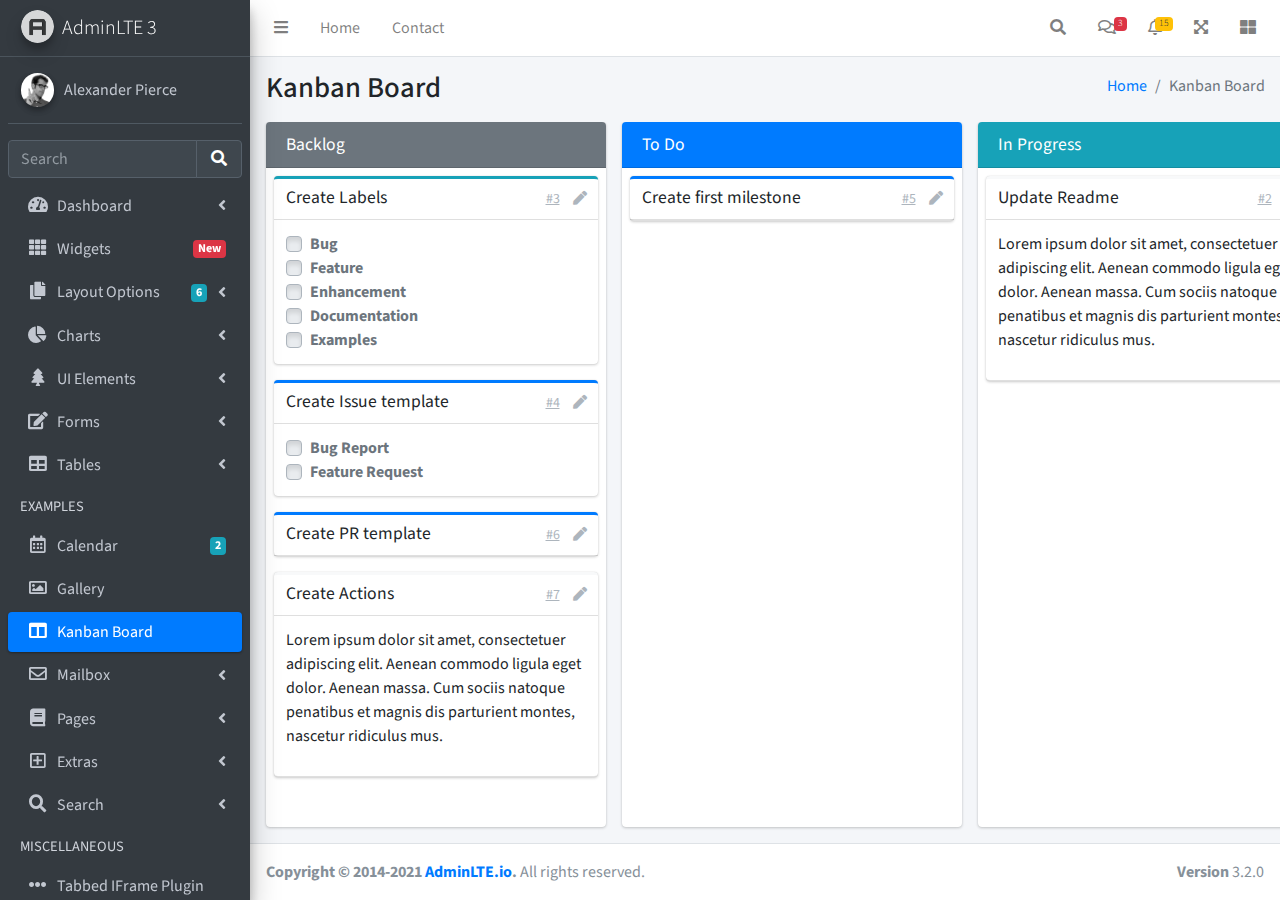
<file: projek_adminLTE/pages/kanban.html>
<!DOCTYPE html>
<html lang="en">
<head>
  <meta charset="utf-8">
  <meta name="viewport" content="width=device-width, initial-scale=1">
  <title>AdminLTE 3 | Kanban Board</title>

  <!-- Google Font: Source Sans Pro -->
  <link rel="stylesheet" href="https://fonts.googleapis.com/css?family=Source+Sans+Pro:300,400,400i,700&display=fallback">
  <!-- Font Awesome -->
  <link rel="stylesheet" href="../plugins/fontawesome-free/css/all.min.css">
  <!-- Ekko Lightbox -->
  <link rel="stylesheet" href="../plugins/ekko-lightbox/ekko-lightbox.css">
  <!-- Theme style -->
  <link rel="stylesheet" href="../dist/css/adminlte.min.css">
  <!-- overlayScrollbars -->
  <link rel="stylesheet" href="../plugins/overlayScrollbars/css/OverlayScrollbars.min.css">
</head>
<body class="hold-transition sidebar-mini layout-fixed">
<div class="wrapper">
  <!-- Navbar -->
  <nav class="main-header navbar navbar-expand navbar-white navbar-light">
    <!-- Left navbar links -->
    <ul class="navbar-nav">
      <li class="nav-item">
        <a class="nav-link" data-widget="pushmenu" href="#" role="button"><i class="fas fa-bars"></i></a>
      </li>
      <li class="nav-item d-none d-sm-inline-block">
        <a href="../index3.html" class="nav-link">Home</a>
      </li>
      <li class="nav-item d-none d-sm-inline-block">
        <a href="#" class="nav-link">Contact</a>
      </li>
    </ul>

    <!-- Right navbar links -->
    <ul class="navbar-nav ml-auto">
      <!-- Navbar Search -->
      <li class="nav-item">
        <a class="nav-link" data-widget="navbar-search" href="#" role="button">
          <i class="fas fa-search"></i>
        </a>
        <div class="navbar-search-block">
          <form class="form-inline">
            <div class="input-group input-group-sm">
              <input class="form-control form-control-navbar" type="search" placeholder="Search" aria-label="Search">
              <div class="input-group-append">
                <button class="btn btn-navbar" type="submit">
                  <i class="fas fa-search"></i>
                </button>
                <button class="btn btn-navbar" type="button" data-widget="navbar-search">
                  <i class="fas fa-times"></i>
                </button>
              </div>
            </div>
          </form>
        </div>
      </li>

      <!-- Messages Dropdown Menu -->
      <li class="nav-item dropdown">
        <a class="nav-link" data-toggle="dropdown" href="#">
          <i class="far fa-comments"></i>
          <span class="badge badge-danger navbar-badge">3</span>
        </a>
        <div class="dropdown-menu dropdown-menu-lg dropdown-menu-right">
          <a href="#" class="dropdown-item">
            <!-- Message Start -->
            <div class="media">
              <img src="../dist/img/user1-128x128.jpg" alt="User Avatar" class="img-size-50 mr-3 img-circle">
              <div class="media-body">
                <h3 class="dropdown-item-title">
                  Brad Diesel
                  <span class="float-right text-sm text-danger"><i class="fas fa-star"></i></span>
                </h3>
                <p class="text-sm">Call me whenever you can...</p>
                <p class="text-sm text-muted"><i class="far fa-clock mr-1"></i> 4 Hours Ago</p>
              </div>
            </div>
            <!-- Message End -->
          </a>
          <div class="dropdown-divider"></div>
          <a href="#" class="dropdown-item">
            <!-- Message Start -->
            <div class="media">
              <img src="../dist/img/user8-128x128.jpg" alt="User Avatar" class="img-size-50 img-circle mr-3">
              <div class="media-body">
                <h3 class="dropdown-item-title">
                  John Pierce
                  <span class="float-right text-sm text-muted"><i class="fas fa-star"></i></span>
                </h3>
                <p class="text-sm">I got your message bro</p>
                <p class="text-sm text-muted"><i class="far fa-clock mr-1"></i> 4 Hours Ago</p>
              </div>
            </div>
            <!-- Message End -->
          </a>
          <div class="dropdown-divider"></div>
          <a href="#" class="dropdown-item">
            <!-- Message Start -->
            <div class="media">
              <img src="../dist/img/user3-128x128.jpg" alt="User Avatar" class="img-size-50 img-circle mr-3">
              <div class="media-body">
                <h3 class="dropdown-item-title">
                  Nora Silvester
                  <span class="float-right text-sm text-warning"><i class="fas fa-star"></i></span>
                </h3>
                <p class="text-sm">The subject goes here</p>
                <p class="text-sm text-muted"><i class="far fa-clock mr-1"></i> 4 Hours Ago</p>
              </div>
            </div>
            <!-- Message End -->
          </a>
          <div class="dropdown-divider"></div>
          <a href="#" class="dropdown-item dropdown-footer">See All Messages</a>
        </div>
      </li>
      <!-- Notifications Dropdown Menu -->
      <li class="nav-item dropdown">
        <a class="nav-link" data-toggle="dropdown" href="#">
          <i class="far fa-bell"></i>
          <span class="badge badge-warning navbar-badge">15</span>
        </a>
        <div class="dropdown-menu dropdown-menu-lg dropdown-menu-right">
          <span class="dropdown-item dropdown-header">15 Notifications</span>
          <div class="dropdown-divider"></div>
          <a href="#" class="dropdown-item">
            <i class="fas fa-envelope mr-2"></i> 4 new messages
            <span class="float-right text-muted text-sm">3 mins</span>
          </a>
          <div class="dropdown-divider"></div>
          <a href="#" class="dropdown-item">
            <i class="fas fa-users mr-2"></i> 8 friend requests
            <span class="float-right text-muted text-sm">12 hours</span>
          </a>
          <div class="dropdown-divider"></div>
          <a href="#" class="dropdown-item">
            <i class="fas fa-file mr-2"></i> 3 new reports
            <span class="float-right text-muted text-sm">2 days</span>
          </a>
          <div class="dropdown-divider"></div>
          <a href="#" class="dropdown-item dropdown-footer">See All Notifications</a>
        </div>
      </li>
      <li class="nav-item">
        <a class="nav-link" data-widget="fullscreen" href="#" role="button">
          <i class="fas fa-expand-arrows-alt"></i>
        </a>
      </li>
      <li class="nav-item">
        <a class="nav-link" data-widget="control-sidebar" data-slide="true" href="#" role="button">
          <i class="fas fa-th-large"></i>
        </a>
      </li>
    </ul>
  </nav>
  <!-- /.navbar -->

  <!-- Main Sidebar Container -->
  <aside class="main-sidebar sidebar-dark-primary elevation-4">
    <!-- Brand Logo -->
    <a href="../index3.html" class="brand-link">
      <img src="../dist/img/AdminLTELogo.png" alt="AdminLTE Logo" class="brand-image img-circle elevation-3" style="opacity: .8">
      <span class="brand-text font-weight-light">AdminLTE 3</span>
    </a>

    <!-- Sidebar -->
    <div class="sidebar">
      <!-- Sidebar user panel (optional) -->
      <div class="user-panel mt-3 pb-3 mb-3 d-flex">
        <div class="image">
          <img src="../dist/img/user2-160x160.jpg" class="img-circle elevation-2" alt="User Image">
        </div>
        <div class="info">
          <a href="#" class="d-block">Alexander Pierce</a>
        </div>
      </div>

      <!-- SidebarSearch Form -->
      <div class="form-inline">
        <div class="input-group" data-widget="sidebar-search">
          <input class="form-control form-control-sidebar" type="search" placeholder="Search" aria-label="Search">
          <div class="input-group-append">
            <button class="btn btn-sidebar">
              <i class="fas fa-search fa-fw"></i>
            </button>
          </div>
        </div>
      </div>

      <!-- Sidebar Menu -->
      <nav class="mt-2">
        <ul class="nav nav-pills nav-sidebar flex-column" data-widget="treeview" role="menu" data-accordion="false">
          <!-- Add icons to the links using the .nav-icon class
               with font-awesome or any other icon font library -->
          <li class="nav-item">
            <a href="#" class="nav-link">
              <i class="nav-icon fas fa-tachometer-alt"></i>
              <p>
                Dashboard
                <i class="right fas fa-angle-left"></i>
              </p>
            </a>
            <ul class="nav nav-treeview">
              <li class="nav-item">
                <a href="../index.html" class="nav-link">
                  <i class="far fa-circle nav-icon"></i>
                  <p>Dashboard v1</p>
                </a>
              </li>
              <li class="nav-item">
                <a href="../index2.html" class="nav-link">
                  <i class="far fa-circle nav-icon"></i>
                  <p>Dashboard v2</p>
                </a>
              </li>
              <li class="nav-item">
                <a href="../index3.html" class="nav-link">
                  <i class="far fa-circle nav-icon"></i>
                  <p>Dashboard v3</p>
                </a>
              </li>
            </ul>
          </li>
          <li class="nav-item">
            <a href="widgets.html" class="nav-link">
              <i class="nav-icon fas fa-th"></i>
              <p>
                Widgets
                <span class="right badge badge-danger">New</span>
              </p>
            </a>
          </li>
          <li class="nav-item">
            <a href="#" class="nav-link">
              <i class="nav-icon fas fa-copy"></i>
              <p>
                Layout Options
                <i class="fas fa-angle-left right"></i>
                <span class="badge badge-info right">6</span>
              </p>
            </a>
            <ul class="nav nav-treeview">
              <li class="nav-item">
                <a href="layout/top-nav.html" class="nav-link">
                  <i class="far fa-circle nav-icon"></i>
                  <p>Top Navigation</p>
                </a>
              </li>
              <li class="nav-item">
                <a href="layout/top-nav-sidebar.html" class="nav-link">
                  <i class="far fa-circle nav-icon"></i>
                  <p>Top Navigation + Sidebar</p>
                </a>
              </li>
              <li class="nav-item">
                <a href="layout/boxed.html" class="nav-link">
                  <i class="far fa-circle nav-icon"></i>
                  <p>Boxed</p>
                </a>
              </li>
              <li class="nav-item">
                <a href="layout/fixed-sidebar.html" class="nav-link">
                  <i class="far fa-circle nav-icon"></i>
                  <p>Fixed Sidebar</p>
                </a>
              </li>
              <li class="nav-item">
                <a href="layout/fixed-sidebar-custom.html" class="nav-link">
                  <i class="far fa-circle nav-icon"></i>
                  <p>Fixed Sidebar <small>+ Custom Area</small></p>
                </a>
              </li>
              <li class="nav-item">
                <a href="layout/fixed-topnav.html" class="nav-link">
                  <i class="far fa-circle nav-icon"></i>
                  <p>Fixed Navbar</p>
                </a>
              </li>
              <li class="nav-item">
                <a href="layout/fixed-footer.html" class="nav-link">
                  <i class="far fa-circle nav-icon"></i>
                  <p>Fixed Footer</p>
                </a>
              </li>
              <li class="nav-item">
                <a href="layout/collapsed-sidebar.html" class="nav-link">
                  <i class="far fa-circle nav-icon"></i>
                  <p>Collapsed Sidebar</p>
                </a>
              </li>
            </ul>
          </li>
          <li class="nav-item">
            <a href="#" class="nav-link">
              <i class="nav-icon fas fa-chart-pie"></i>
              <p>
                Charts
                <i class="right fas fa-angle-left"></i>
              </p>
            </a>
            <ul class="nav nav-treeview">
              <li class="nav-item">
                <a href="charts/chartjs.html" class="nav-link">
                  <i class="far fa-circle nav-icon"></i>
                  <p>ChartJS</p>
                </a>
              </li>
              <li class="nav-item">
                <a href="charts/flot.html" class="nav-link">
                  <i class="far fa-circle nav-icon"></i>
                  <p>Flot</p>
                </a>
              </li>
              <li class="nav-item">
                <a href="charts/inline.html" class="nav-link">
                  <i class="far fa-circle nav-icon"></i>
                  <p>Inline</p>
                </a>
              </li>
              <li class="nav-item">
                <a href="charts/uplot.html" class="nav-link">
                  <i class="far fa-circle nav-icon"></i>
                  <p>uPlot</p>
                </a>
              </li>
            </ul>
          </li>
          <li class="nav-item">
            <a href="#" class="nav-link">
              <i class="nav-icon fas fa-tree"></i>
              <p>
                UI Elements
                <i class="fas fa-angle-left right"></i>
              </p>
            </a>
            <ul class="nav nav-treeview">
              <li class="nav-item">
                <a href="UI/general.html" class="nav-link">
                  <i class="far fa-circle nav-icon"></i>
                  <p>General</p>
                </a>
              </li>
              <li class="nav-item">
                <a href="UI/icons.html" class="nav-link">
                  <i class="far fa-circle nav-icon"></i>
                  <p>Icons</p>
                </a>
              </li>
              <li class="nav-item">
                <a href="UI/buttons.html" class="nav-link">
                  <i class="far fa-circle nav-icon"></i>
                  <p>Buttons</p>
                </a>
              </li>
              <li class="nav-item">
                <a href="UI/sliders.html" class="nav-link">
                  <i class="far fa-circle nav-icon"></i>
                  <p>Sliders</p>
                </a>
              </li>
              <li class="nav-item">
                <a href="UI/modals.html" class="nav-link">
                  <i class="far fa-circle nav-icon"></i>
                  <p>Modals & Alerts</p>
                </a>
              </li>
              <li class="nav-item">
                <a href="UI/navbar.html" class="nav-link">
                  <i class="far fa-circle nav-icon"></i>
                  <p>Navbar & Tabs</p>
                </a>
              </li>
              <li class="nav-item">
                <a href="UI/timeline.html" class="nav-link">
                  <i class="far fa-circle nav-icon"></i>
                  <p>Timeline</p>
                </a>
              </li>
              <li class="nav-item">
                <a href="UI/ribbons.html" class="nav-link">
                  <i class="far fa-circle nav-icon"></i>
                  <p>Ribbons</p>
                </a>
              </li>
            </ul>
          </li>
          <li class="nav-item">
            <a href="#" class="nav-link">
              <i class="nav-icon fas fa-edit"></i>
              <p>
                Forms
                <i class="fas fa-angle-left right"></i>
              </p>
            </a>
            <ul class="nav nav-treeview">
              <li class="nav-item">
                <a href="forms/general.html" class="nav-link">
                  <i class="far fa-circle nav-icon"></i>
                  <p>General Elements</p>
                </a>
              </li>
              <li class="nav-item">
                <a href="forms/advanced.html" class="nav-link">
                  <i class="far fa-circle nav-icon"></i>
                  <p>Advanced Elements</p>
                </a>
              </li>
              <li class="nav-item">
                <a href="forms/editors.html" class="nav-link">
                  <i class="far fa-circle nav-icon"></i>
                  <p>Editors</p>
                </a>
              </li>
              <li class="nav-item">
                <a href="forms/validation.html" class="nav-link">
                  <i class="far fa-circle nav-icon"></i>
                  <p>Validation</p>
                </a>
              </li>
            </ul>
          </li>
          <li class="nav-item">
            <a href="#" class="nav-link">
              <i class="nav-icon fas fa-table"></i>
              <p>
                Tables
                <i class="fas fa-angle-left right"></i>
              </p>
            </a>
            <ul class="nav nav-treeview">
              <li class="nav-item">
                <a href="tables/simple.html" class="nav-link">
                  <i class="far fa-circle nav-icon"></i>
                  <p>Simple Tables</p>
                </a>
              </li>
              <li class="nav-item">
                <a href="tables/data.html" class="nav-link">
                  <i class="far fa-circle nav-icon"></i>
                  <p>DataTables</p>
                </a>
              </li>
              <li class="nav-item">
                <a href="tables/jsgrid.html" class="nav-link">
                  <i class="far fa-circle nav-icon"></i>
                  <p>jsGrid</p>
                </a>
              </li>
            </ul>
          </li>
          <li class="nav-header">EXAMPLES</li>
          <li class="nav-item">
            <a href="calendar.html" class="nav-link">
              <i class="nav-icon far fa-calendar-alt"></i>
              <p>
                Calendar
                <span class="badge badge-info right">2</span>
              </p>
            </a>
          </li>
          <li class="nav-item">
            <a href="gallery.html" class="nav-link">
              <i class="nav-icon far fa-image"></i>
              <p>
                Gallery
              </p>
            </a>
          </li>
          <li class="nav-item">
            <a href="kanban.html" class="nav-link active">
              <i class="nav-icon fas fa-columns"></i>
              <p>
                Kanban Board
              </p>
            </a>
          </li>
          <li class="nav-item">
            <a href="#" class="nav-link">
              <i class="nav-icon far fa-envelope"></i>
              <p>
                Mailbox
                <i class="fas fa-angle-left right"></i>
              </p>
            </a>
            <ul class="nav nav-treeview">
              <li class="nav-item">
                <a href="mailbox/mailbox.html" class="nav-link">
                  <i class="far fa-circle nav-icon"></i>
                  <p>Inbox</p>
                </a>
              </li>
              <li class="nav-item">
                <a href="mailbox/compose.html" class="nav-link">
                  <i class="far fa-circle nav-icon"></i>
                  <p>Compose</p>
                </a>
              </li>
              <li class="nav-item">
                <a href="mailbox/read-mail.html" class="nav-link">
                  <i class="far fa-circle nav-icon"></i>
                  <p>Read</p>
                </a>
              </li>
            </ul>
          </li>
          <li class="nav-item">
            <a href="#" class="nav-link">
              <i class="nav-icon fas fa-book"></i>
              <p>
                Pages
                <i class="fas fa-angle-left right"></i>
              </p>
            </a>
            <ul class="nav nav-treeview">
              <li class="nav-item">
                <a href="examples/invoice.html" class="nav-link">
                  <i class="far fa-circle nav-icon"></i>
                  <p>Invoice</p>
                </a>
              </li>
              <li class="nav-item">
                <a href="examples/profile.html" class="nav-link">
                  <i class="far fa-circle nav-icon"></i>
                  <p>Profile</p>
                </a>
              </li>
              <li class="nav-item">
                <a href="examples/e-commerce.html" class="nav-link">
                  <i class="far fa-circle nav-icon"></i>
                  <p>E-commerce</p>
                </a>
              </li>
              <li class="nav-item">
                <a href="examples/projects.html" class="nav-link">
                  <i class="far fa-circle nav-icon"></i>
                  <p>Projects</p>
                </a>
              </li>
              <li class="nav-item">
                <a href="examples/project-add.html" class="nav-link">
                  <i class="far fa-circle nav-icon"></i>
                  <p>Project Add</p>
                </a>
              </li>
              <li class="nav-item">
                <a href="examples/project-edit.html" class="nav-link">
                  <i class="far fa-circle nav-icon"></i>
                  <p>Project Edit</p>
                </a>
              </li>
              <li class="nav-item">
                <a href="examples/project-detail.html" class="nav-link">
                  <i class="far fa-circle nav-icon"></i>
                  <p>Project Detail</p>
                </a>
              </li>
              <li class="nav-item">
                <a href="examples/contacts.html" class="nav-link">
                  <i class="far fa-circle nav-icon"></i>
                  <p>Contacts</p>
                </a>
              </li>
              <li class="nav-item">
                <a href="examples/faq.html" class="nav-link">
                  <i class="far fa-circle nav-icon"></i>
                  <p>FAQ</p>
                </a>
              </li>
              <li class="nav-item">
                <a href="examples/contact-us.html" class="nav-link">
                  <i class="far fa-circle nav-icon"></i>
                  <p>Contact us</p>
                </a>
              </li>
            </ul>
          </li>
          <li class="nav-item">
            <a href="#" class="nav-link">
              <i class="nav-icon far fa-plus-square"></i>
              <p>
                Extras
                <i class="fas fa-angle-left right"></i>
              </p>
            </a>
            <ul class="nav nav-treeview">
              <li class="nav-item">
                <a href="#" class="nav-link">
                  <i class="far fa-circle nav-icon"></i>
                  <p>
                    Login & Register v1
                    <i class="fas fa-angle-left right"></i>
                  </p>
                </a>
                <ul class="nav nav-treeview">
                  <li class="nav-item">
                    <a href="examples/login.html" class="nav-link">
                      <i class="far fa-circle nav-icon"></i>
                      <p>Login v1</p>
                    </a>
                  </li>
                  <li class="nav-item">
                    <a href="examples/register.html" class="nav-link">
                      <i class="far fa-circle nav-icon"></i>
                      <p>Register v1</p>
                    </a>
                  </li>
                  <li class="nav-item">
                    <a href="examples/forgot-password.html" class="nav-link">
                      <i class="far fa-circle nav-icon"></i>
                      <p>Forgot Password v1</p>
                    </a>
                  </li>
                  <li class="nav-item">
                    <a href="examples/recover-password.html" class="nav-link">
                      <i class="far fa-circle nav-icon"></i>
                      <p>Recover Password v1</p>
                    </a>
                  </li>
                </ul>
              </li>
              <li class="nav-item">
                <a href="#" class="nav-link">
                  <i class="far fa-circle nav-icon"></i>
                  <p>
                    Login & Register v2
                    <i class="fas fa-angle-left right"></i>
                  </p>
                </a>
                <ul class="nav nav-treeview">
                  <li class="nav-item">
                    <a href="examples/login-v2.html" class="nav-link">
                      <i class="far fa-circle nav-icon"></i>
                      <p>Login v2</p>
                    </a>
                  </li>
                  <li class="nav-item">
                    <a href="examples/register-v2.html" class="nav-link">
                      <i class="far fa-circle nav-icon"></i>
                      <p>Register v2</p>
                    </a>
                  </li>
                  <li class="nav-item">
                    <a href="examples/forgot-password-v2.html" class="nav-link">
                      <i class="far fa-circle nav-icon"></i>
                      <p>Forgot Password v2</p>
                    </a>
                  </li>
                  <li class="nav-item">
                    <a href="examples/recover-password-v2.html" class="nav-link">
                      <i class="far fa-circle nav-icon"></i>
                      <p>Recover Password v2</p>
                    </a>
                  </li>
                </ul>
              </li>
              <li class="nav-item">
                <a href="examples/lockscreen.html" class="nav-link">
                  <i class="far fa-circle nav-icon"></i>
                  <p>Lockscreen</p>
                </a>
              </li>
              <li class="nav-item">
                <a href="examples/legacy-user-menu.html" class="nav-link">
                  <i class="far fa-circle nav-icon"></i>
                  <p>Legacy User Menu</p>
                </a>
              </li>
              <li class="nav-item">
                <a href="examples/language-menu.html" class="nav-link">
                  <i class="far fa-circle nav-icon"></i>
                  <p>Language Menu</p>
                </a>
              </li>
              <li class="nav-item">
                <a href="examples/404.html" class="nav-link">
                  <i class="far fa-circle nav-icon"></i>
                  <p>Error 404</p>
                </a>
              </li>
              <li class="nav-item">
                <a href="examples/500.html" class="nav-link">
                  <i class="far fa-circle nav-icon"></i>
                  <p>Error 500</p>
                </a>
              </li>
              <li class="nav-item">
                <a href="examples/pace.html" class="nav-link">
                  <i class="far fa-circle nav-icon"></i>
                  <p>Pace</p>
                </a>
              </li>
              <li class="nav-item">
                <a href="examples/blank.html" class="nav-link">
                  <i class="far fa-circle nav-icon"></i>
                  <p>Blank Page</p>
                </a>
              </li>
              <li class="nav-item">
                <a href="../starter.html" class="nav-link">
                  <i class="far fa-circle nav-icon"></i>
                  <p>Starter Page</p>
                </a>
              </li>
            </ul>
          </li>
          <li class="nav-item">
            <a href="#" class="nav-link">
              <i class="nav-icon fas fa-search"></i>
              <p>
                Search
                <i class="fas fa-angle-left right"></i>
              </p>
            </a>
            <ul class="nav nav-treeview">
              <li class="nav-item">
                <a href="search/simple.html" class="nav-link">
                  <i class="far fa-circle nav-icon"></i>
                  <p>Simple Search</p>
                </a>
              </li>
              <li class="nav-item">
                <a href="search/enhanced.html" class="nav-link">
                  <i class="far fa-circle nav-icon"></i>
                  <p>Enhanced</p>
                </a>
              </li>
            </ul>
          </li>
          <li class="nav-header">MISCELLANEOUS</li>
          <li class="nav-item">
            <a href="../iframe.html" class="nav-link">
              <i class="nav-icon fas fa-ellipsis-h"></i>
              <p>Tabbed IFrame Plugin</p>
            </a>
          </li>
          <li class="nav-item">
            <a href="https://adminlte.io/docs/3.1/" class="nav-link">
              <i class="nav-icon fas fa-file"></i>
              <p>Documentation</p>
            </a>
          </li>
          <li class="nav-header">MULTI LEVEL EXAMPLE</li>
          <li class="nav-item">
            <a href="#" class="nav-link">
              <i class="fas fa-circle nav-icon"></i>
              <p>Level 1</p>
            </a>
          </li>
          <li class="nav-item">
            <a href="#" class="nav-link">
              <i class="nav-icon fas fa-circle"></i>
              <p>
                Level 1
                <i class="right fas fa-angle-left"></i>
              </p>
            </a>
            <ul class="nav nav-treeview">
              <li class="nav-item">
                <a href="#" class="nav-link">
                  <i class="far fa-circle nav-icon"></i>
                  <p>Level 2</p>
                </a>
              </li>
              <li class="nav-item">
                <a href="#" class="nav-link">
                  <i class="far fa-circle nav-icon"></i>
                  <p>
                    Level 2
                    <i class="right fas fa-angle-left"></i>
                  </p>
                </a>
                <ul class="nav nav-treeview">
                  <li class="nav-item">
                    <a href="#" class="nav-link">
                      <i class="far fa-dot-circle nav-icon"></i>
                      <p>Level 3</p>
                    </a>
                  </li>
                  <li class="nav-item">
                    <a href="#" class="nav-link">
                      <i class="far fa-dot-circle nav-icon"></i>
                      <p>Level 3</p>
                    </a>
                  </li>
                  <li class="nav-item">
                    <a href="#" class="nav-link">
                      <i class="far fa-dot-circle nav-icon"></i>
                      <p>Level 3</p>
                    </a>
                  </li>
                </ul>
              </li>
              <li class="nav-item">
                <a href="#" class="nav-link">
                  <i class="far fa-circle nav-icon"></i>
                  <p>Level 2</p>
                </a>
              </li>
            </ul>
          </li>
          <li class="nav-item">
            <a href="#" class="nav-link">
              <i class="fas fa-circle nav-icon"></i>
              <p>Level 1</p>
            </a>
          </li>
          <li class="nav-header">LABELS</li>
          <li class="nav-item">
            <a href="#" class="nav-link">
              <i class="nav-icon far fa-circle text-danger"></i>
              <p class="text">Important</p>
            </a>
          </li>
          <li class="nav-item">
            <a href="#" class="nav-link">
              <i class="nav-icon far fa-circle text-warning"></i>
              <p>Warning</p>
            </a>
          </li>
          <li class="nav-item">
            <a href="#" class="nav-link">
              <i class="nav-icon far fa-circle text-info"></i>
              <p>Informational</p>
            </a>
          </li>
        </ul>
      </nav>
      <!-- /.sidebar-menu -->
    </div>
    <!-- /.sidebar -->
  </aside>

  <!-- Content Wrapper. Contains page content -->
  <div class="content-wrapper kanban">
    <section class="content-header">
      <div class="container-fluid">
        <div class="row">
          <div class="col-sm-6">
            <h1>Kanban Board</h1>
          </div>
          <div class="col-sm-6 d-none d-sm-block">
            <ol class="breadcrumb float-sm-right">
              <li class="breadcrumb-item"><a href="#">Home</a></li>
              <li class="breadcrumb-item active">Kanban Board</li>
            </ol>
          </div>
        </div>
      </div>
    </section>

    <section class="content pb-3">
      <div class="container-fluid h-100">
        <div class="card card-row card-secondary">
          <div class="card-header">
            <h3 class="card-title">
              Backlog
            </h3>
          </div>
          <div class="card-body">
            <div class="card card-info card-outline">
              <div class="card-header">
                <h5 class="card-title">Create Labels</h5>
                <div class="card-tools">
                  <a href="#" class="btn btn-tool btn-link">#3</a>
                  <a href="#" class="btn btn-tool">
                    <i class="fas fa-pen"></i>
                  </a>
                </div>
              </div>
              <div class="card-body">
                <div class="custom-control custom-checkbox">
                  <input class="custom-control-input" type="checkbox" id="customCheckbox1" disabled>
                  <label for="customCheckbox1" class="custom-control-label">Bug</label>
                </div>
                <div class="custom-control custom-checkbox">
                  <input class="custom-control-input" type="checkbox" id="customCheckbox2" disabled>
                  <label for="customCheckbox2" class="custom-control-label">Feature</label>
                </div>
                <div class="custom-control custom-checkbox">
                  <input class="custom-control-input" type="checkbox" id="customCheckbox3" disabled>
                  <label for="customCheckbox3" class="custom-control-label">Enhancement</label>
                </div>
                <div class="custom-control custom-checkbox">
                  <input class="custom-control-input" type="checkbox" id="customCheckbox4" disabled>
                  <label for="customCheckbox4" class="custom-control-label">Documentation</label>
                </div>
                <div class="custom-control custom-checkbox">
                  <input class="custom-control-input" type="checkbox" id="customCheckbox5" disabled>
                  <label for="customCheckbox5" class="custom-control-label">Examples</label>
                </div>
              </div>
            </div>
            <div class="card card-primary card-outline">
              <div class="card-header">
                <h5 class="card-title">Create Issue template</h5>
                <div class="card-tools">
                  <a href="#" class="btn btn-tool btn-link">#4</a>
                  <a href="#" class="btn btn-tool">
                    <i class="fas fa-pen"></i>
                  </a>
                </div>
              </div>
              <div class="card-body">
                <div class="custom-control custom-checkbox">
                  <input class="custom-control-input" type="checkbox" id="customCheckbox1_1" disabled>
                  <label for="customCheckbox1_1" class="custom-control-label">Bug Report</label>
                </div>
                <div class="custom-control custom-checkbox">
                  <input class="custom-control-input" type="checkbox" id="customCheckbox1_2" disabled>
                  <label for="customCheckbox1_2" class="custom-control-label">Feature Request</label>
                </div>
              </div>
            </div>
            <div class="card card-primary card-outline">
              <div class="card-header">
                <h5 class="card-title">Create PR template</h5>
                <div class="card-tools">
                  <a href="#" class="btn btn-tool btn-link">#6</a>
                  <a href="#" class="btn btn-tool">
                    <i class="fas fa-pen"></i>
                  </a>
                </div>
              </div>
            </div>
            <div class="card card-light card-outline">
              <div class="card-header">
                <h5 class="card-title">Create Actions</h5>
                <div class="card-tools">
                  <a href="#" class="btn btn-tool btn-link">#7</a>
                  <a href="#" class="btn btn-tool">
                    <i class="fas fa-pen"></i>
                  </a>
                </div>

              </div>
              <div class="card-body">
                <p>
                  Lorem ipsum dolor sit amet, consectetuer adipiscing elit.
                  Aenean commodo ligula eget dolor. Aenean massa.
                  Cum sociis natoque penatibus et magnis dis parturient montes,
                  nascetur ridiculus mus.
                </p>
              </div>
            </div>
          </div>
        </div>
        <div class="card card-row card-primary">
          <div class="card-header">
            <h3 class="card-title">
              To Do
            </h3>
          </div>
          <div class="card-body">
            <div class="card card-primary card-outline">
              <div class="card-header">
                <h5 class="card-title">Create first milestone</h5>
                <div class="card-tools">
                  <a href="#" class="btn btn-tool btn-link">#5</a>
                  <a href="#" class="btn btn-tool">
                    <i class="fas fa-pen"></i>
                  </a>
                </div>
              </div>
            </div>
          </div>
        </div>
        <div class="card card-row card-default">
          <div class="card-header bg-info">
            <h3 class="card-title">
              In Progress
            </h3>
          </div>
          <div class="card-body">
            <div class="card card-light card-outline">
              <div class="card-header">
                <h5 class="card-title">Update Readme</h5>
                <div class="card-tools">
                  <a href="#" class="btn btn-tool btn-link">#2</a>
                  <a href="#" class="btn btn-tool">
                    <i class="fas fa-pen"></i>
                  </a>
                </div>
              </div>
              <div class="card-body">
                <p>
                  Lorem ipsum dolor sit amet, consectetuer adipiscing elit.
                  Aenean commodo ligula eget dolor. Aenean massa.
                  Cum sociis natoque penatibus et magnis dis parturient montes,
                  nascetur ridiculus mus.
                </p>
              </div>
            </div>
          </div>
        </div>
        <div class="card card-row card-success">
          <div class="card-header">
            <h3 class="card-title">
              Done
            </h3>
          </div>
          <div class="card-body">
            <div class="card card-primary card-outline">
              <div class="card-header">
                <h5 class="card-title">Create repo</h5>
                <div class="card-tools">
                  <a href="#" class="btn btn-tool btn-link">#1</a>
                  <a href="#" class="btn btn-tool">
                    <i class="fas fa-pen"></i>
                  </a>
                </div>
              </div>
            </div>
          </div>
        </div>
      </div>
    </section>
  </div>

  <footer class="main-footer">
    <div class="float-right d-none d-sm-block">
      <b>Version</b> 3.2.0
    </div>
    <strong>Copyright &copy; 2014-2021 <a href="https://adminlte.io">AdminLTE.io</a>.</strong> All rights reserved.
  </footer>

  <!-- Control Sidebar -->
  <aside class="control-sidebar control-sidebar-dark">
    <!-- Control sidebar content goes here -->
  </aside>
  <!-- /.control-sidebar -->
</div>
<!-- ./wrapper -->

<!-- jQuery -->
<script src="../plugins/jquery/jquery.min.js"></script>
<!-- Bootstrap -->
<script src="../plugins/bootstrap/js/bootstrap.bundle.min.js"></script>
<!-- Ekko Lightbox -->
<script src="../plugins/ekko-lightbox/ekko-lightbox.min.js"></script>
<!-- overlayScrollbars -->
<script src="../plugins/overlayScrollbars/js/jquery.overlayScrollbars.min.js"></script>
<!-- AdminLTE App -->
<script src="../dist/js/adminlte.min.js"></script>
<!-- Filterizr-->
<script src="../plugins/filterizr/jquery.filterizr.min.js"></script>
<!-- AdminLTE for demo purposes -->
<script src="../dist/js/demo.js"></script>
<!-- Page specific script -->
<script>
  $(function () {

  })
</script>
</body>
</html>
</file>
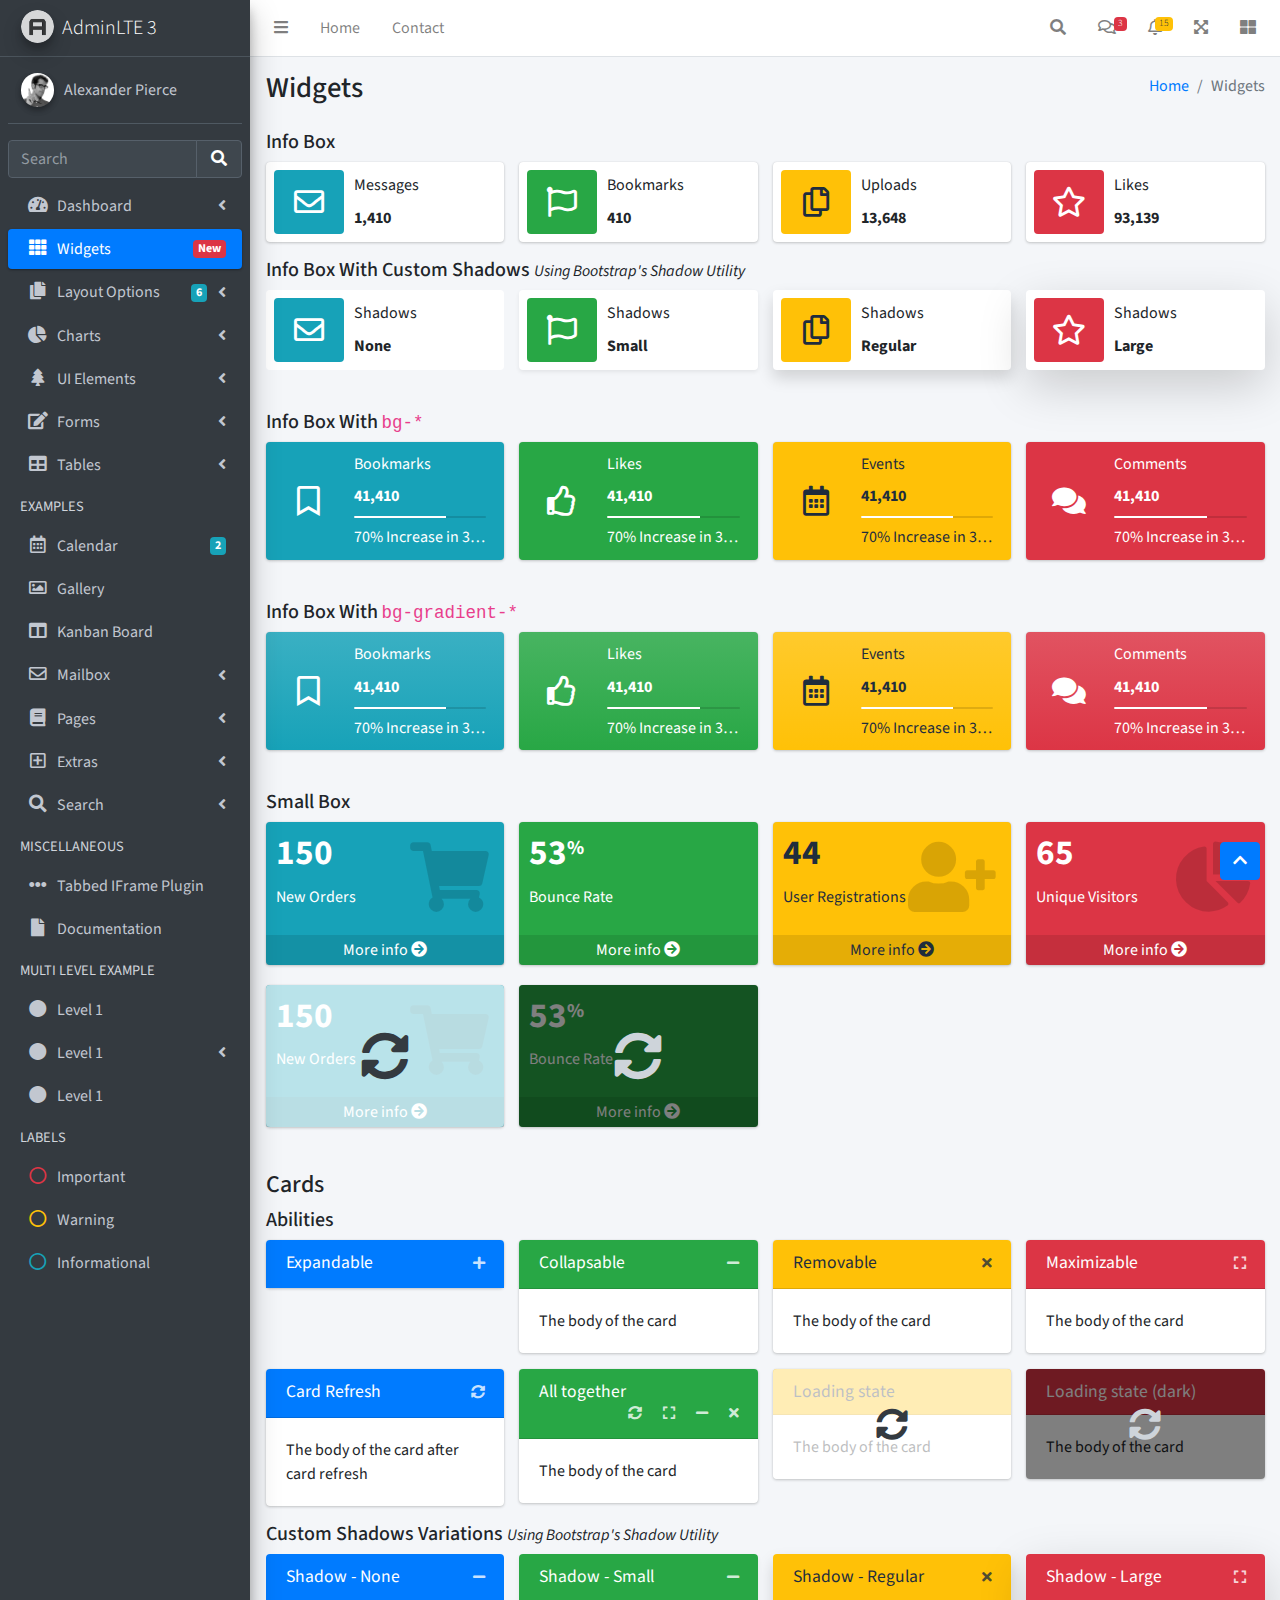
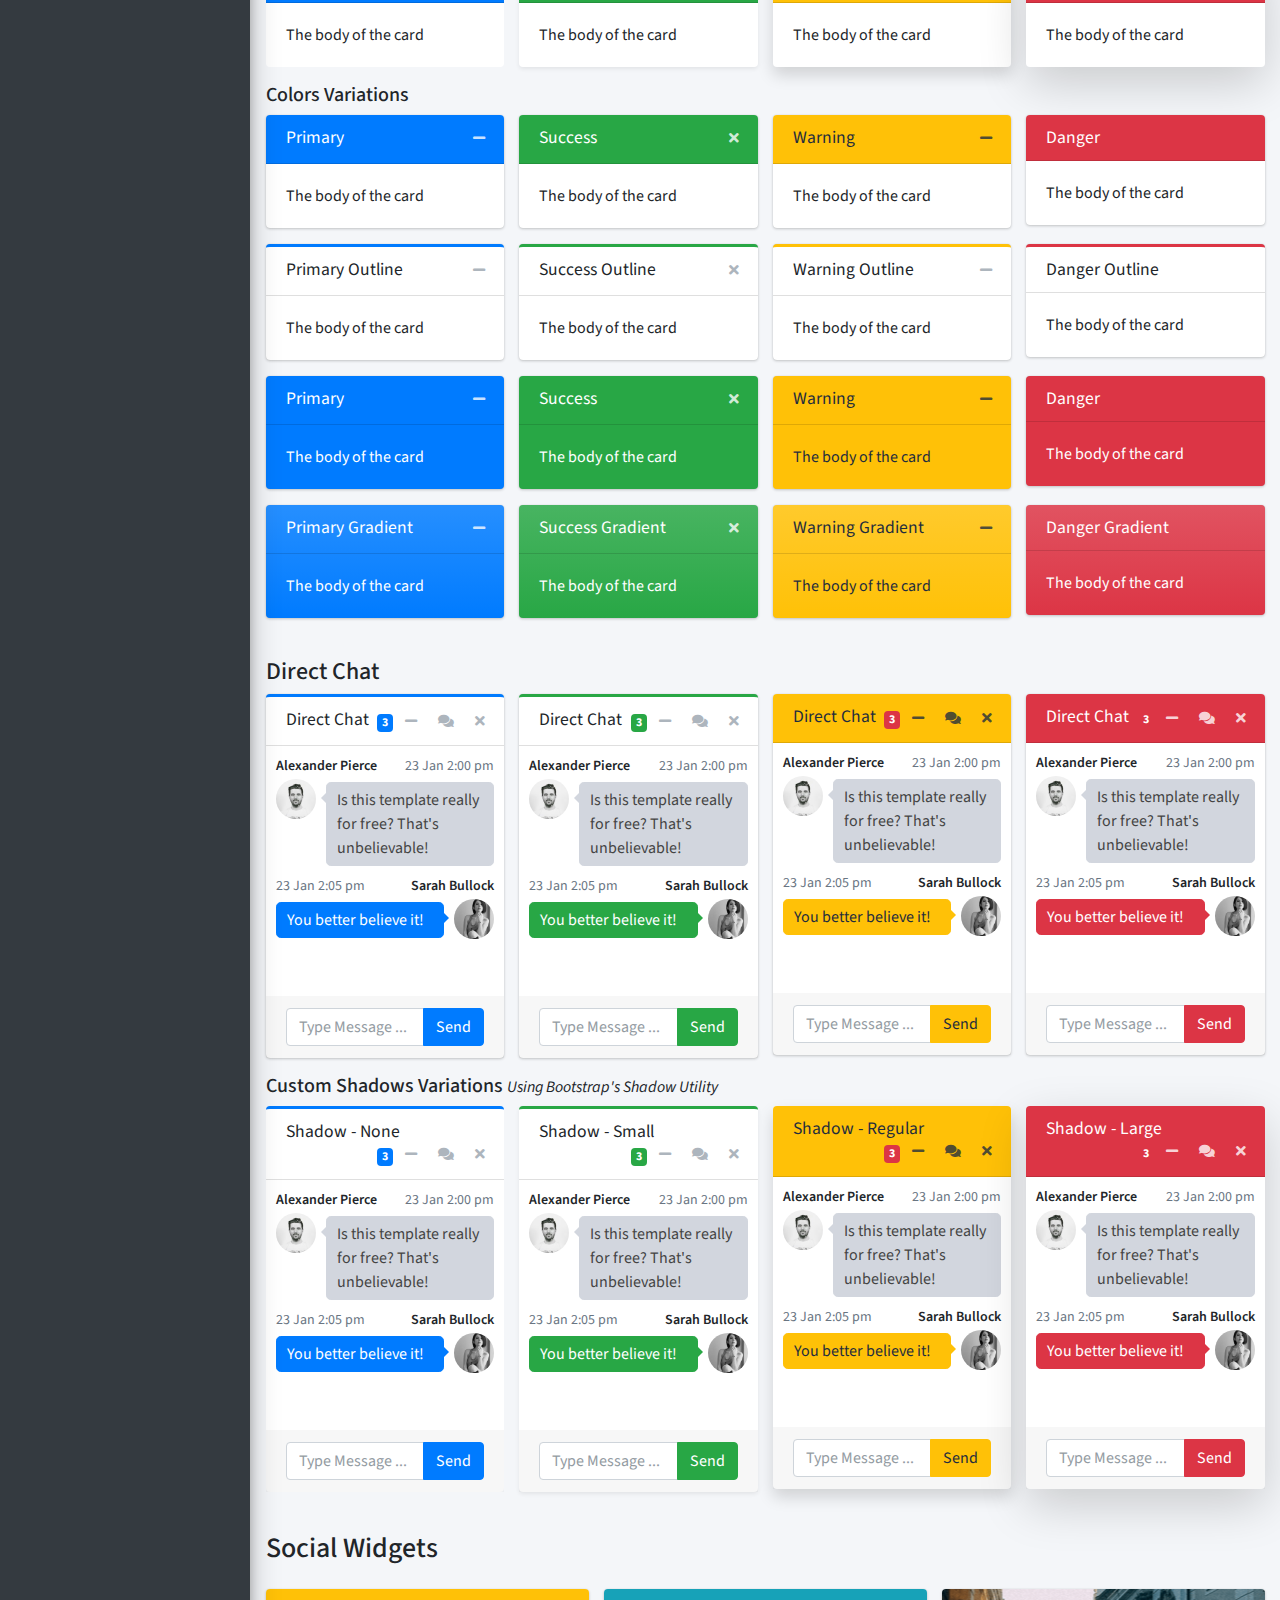
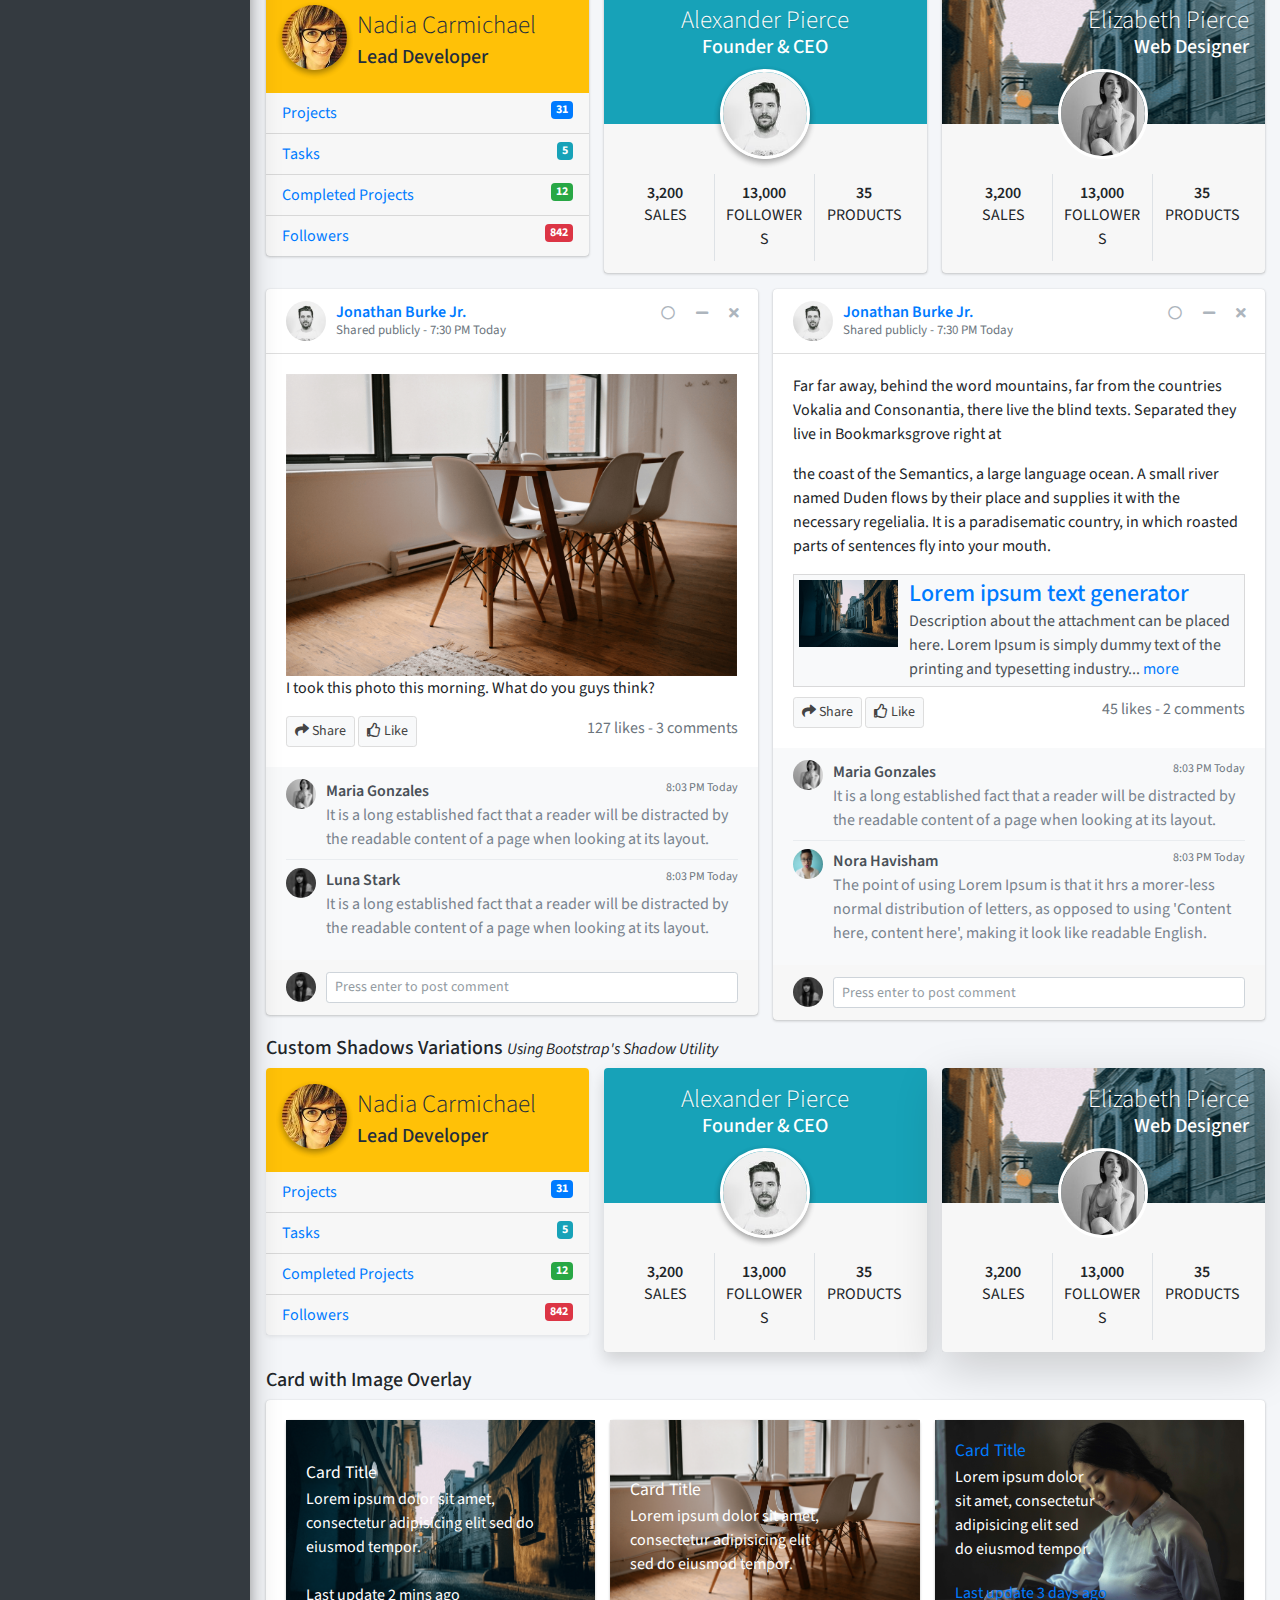
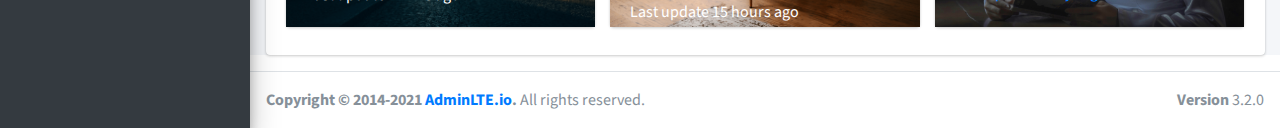
<file: projek_adminLTE/pages/widgets.html>
<!DOCTYPE html>
<html lang="en">
<head>
  <meta charset="utf-8">
  <meta name="viewport" content="width=device-width, initial-scale=1">
  <title>AdminLTE 3 | Widgets</title>

  <!-- Google Font: Source Sans Pro -->
  <link rel="stylesheet" href="https://fonts.googleapis.com/css?family=Source+Sans+Pro:300,400,400i,700&display=fallback">
  <!-- Font Awesome -->
  <link rel="stylesheet" href="../plugins/fontawesome-free/css/all.min.css">
  <!-- Ionicons -->
  <link rel="stylesheet" href="https://code.ionicframework.com/ionicons/2.0.1/css/ionicons.min.css">
  <!-- Theme style -->
  <link rel="stylesheet" href="../dist/css/adminlte.min.css">
</head>
<body class="hold-transition sidebar-mini">
<div class="wrapper">
  <!-- Navbar -->
  <nav class="main-header navbar navbar-expand navbar-white navbar-light">
    <!-- Left navbar links -->
    <ul class="navbar-nav">
      <li class="nav-item">
        <a class="nav-link" data-widget="pushmenu" href="#" role="button"><i class="fas fa-bars"></i></a>
      </li>
      <li class="nav-item d-none d-sm-inline-block">
        <a href="../index3.html" class="nav-link">Home</a>
      </li>
      <li class="nav-item d-none d-sm-inline-block">
        <a href="#" class="nav-link">Contact</a>
      </li>
    </ul>

    <!-- Right navbar links -->
    <ul class="navbar-nav ml-auto">
      <!-- Navbar Search -->
      <li class="nav-item">
        <a class="nav-link" data-widget="navbar-search" href="#" role="button">
          <i class="fas fa-search"></i>
        </a>
        <div class="navbar-search-block">
          <form class="form-inline">
            <div class="input-group input-group-sm">
              <input class="form-control form-control-navbar" type="search" placeholder="Search" aria-label="Search">
              <div class="input-group-append">
                <button class="btn btn-navbar" type="submit">
                  <i class="fas fa-search"></i>
                </button>
                <button class="btn btn-navbar" type="button" data-widget="navbar-search">
                  <i class="fas fa-times"></i>
                </button>
              </div>
            </div>
          </form>
        </div>
      </li>

      <!-- Messages Dropdown Menu -->
      <li class="nav-item dropdown">
        <a class="nav-link" data-toggle="dropdown" href="#">
          <i class="far fa-comments"></i>
          <span class="badge badge-danger navbar-badge">3</span>
        </a>
        <div class="dropdown-menu dropdown-menu-lg dropdown-menu-right">
          <a href="#" class="dropdown-item">
            <!-- Message Start -->
            <div class="media">
              <img src="../dist/img/user1-128x128.jpg" alt="User Avatar" class="img-size-50 mr-3 img-circle">
              <div class="media-body">
                <h3 class="dropdown-item-title">
                  Brad Diesel
                  <span class="float-right text-sm text-danger"><i class="fas fa-star"></i></span>
                </h3>
                <p class="text-sm">Call me whenever you can...</p>
                <p class="text-sm text-muted"><i class="far fa-clock mr-1"></i> 4 Hours Ago</p>
              </div>
            </div>
            <!-- Message End -->
          </a>
          <div class="dropdown-divider"></div>
          <a href="#" class="dropdown-item">
            <!-- Message Start -->
            <div class="media">
              <img src="../dist/img/user8-128x128.jpg" alt="User Avatar" class="img-size-50 img-circle mr-3">
              <div class="media-body">
                <h3 class="dropdown-item-title">
                  John Pierce
                  <span class="float-right text-sm text-muted"><i class="fas fa-star"></i></span>
                </h3>
                <p class="text-sm">I got your message bro</p>
                <p class="text-sm text-muted"><i class="far fa-clock mr-1"></i> 4 Hours Ago</p>
              </div>
            </div>
            <!-- Message End -->
          </a>
          <div class="dropdown-divider"></div>
          <a href="#" class="dropdown-item">
            <!-- Message Start -->
            <div class="media">
              <img src="../dist/img/user3-128x128.jpg" alt="User Avatar" class="img-size-50 img-circle mr-3">
              <div class="media-body">
                <h3 class="dropdown-item-title">
                  Nora Silvester
                  <span class="float-right text-sm text-warning"><i class="fas fa-star"></i></span>
                </h3>
                <p class="text-sm">The subject goes here</p>
                <p class="text-sm text-muted"><i class="far fa-clock mr-1"></i> 4 Hours Ago</p>
              </div>
            </div>
            <!-- Message End -->
          </a>
          <div class="dropdown-divider"></div>
          <a href="#" class="dropdown-item dropdown-footer">See All Messages</a>
        </div>
      </li>
      <!-- Notifications Dropdown Menu -->
      <li class="nav-item dropdown">
        <a class="nav-link" data-toggle="dropdown" href="#">
          <i class="far fa-bell"></i>
          <span class="badge badge-warning navbar-badge">15</span>
        </a>
        <div class="dropdown-menu dropdown-menu-lg dropdown-menu-right">
          <span class="dropdown-item dropdown-header">15 Notifications</span>
          <div class="dropdown-divider"></div>
          <a href="#" class="dropdown-item">
            <i class="fas fa-envelope mr-2"></i> 4 new messages
            <span class="float-right text-muted text-sm">3 mins</span>
          </a>
          <div class="dropdown-divider"></div>
          <a href="#" class="dropdown-item">
            <i class="fas fa-users mr-2"></i> 8 friend requests
            <span class="float-right text-muted text-sm">12 hours</span>
          </a>
          <div class="dropdown-divider"></div>
          <a href="#" class="dropdown-item">
            <i class="fas fa-file mr-2"></i> 3 new reports
            <span class="float-right text-muted text-sm">2 days</span>
          </a>
          <div class="dropdown-divider"></div>
          <a href="#" class="dropdown-item dropdown-footer">See All Notifications</a>
        </div>
      </li>
      <li class="nav-item">
        <a class="nav-link" data-widget="fullscreen" href="#" role="button">
          <i class="fas fa-expand-arrows-alt"></i>
        </a>
      </li>
      <li class="nav-item">
        <a class="nav-link" data-widget="control-sidebar" data-slide="true" href="#" role="button">
          <i class="fas fa-th-large"></i>
        </a>
      </li>
    </ul>
  </nav>
  <!-- /.navbar -->

  <!-- Main Sidebar Container -->
  <aside class="main-sidebar sidebar-dark-primary elevation-4">
    <!-- Brand Logo -->
    <a href="../index3.html" class="brand-link">
      <img src="../dist/img/AdminLTELogo.png" alt="AdminLTE Logo" class="brand-image img-circle elevation-3" style="opacity: .8">
      <span class="brand-text font-weight-light">AdminLTE 3</span>
    </a>

    <!-- Sidebar -->
    <div class="sidebar">
      <!-- Sidebar user panel (optional) -->
      <div class="user-panel mt-3 pb-3 mb-3 d-flex">
        <div class="image">
          <img src="../dist/img/user2-160x160.jpg" class="img-circle elevation-2" alt="User Image">
        </div>
        <div class="info">
          <a href="#" class="d-block">Alexander Pierce</a>
        </div>
      </div>

      <!-- SidebarSearch Form -->
      <div class="form-inline">
        <div class="input-group" data-widget="sidebar-search">
          <input class="form-control form-control-sidebar" type="search" placeholder="Search" aria-label="Search">
          <div class="input-group-append">
            <button class="btn btn-sidebar">
              <i class="fas fa-search fa-fw"></i>
            </button>
          </div>
        </div>
      </div>

      <!-- Sidebar Menu -->
      <nav class="mt-2">
        <ul class="nav nav-pills nav-sidebar flex-column" data-widget="treeview" role="menu" data-accordion="false">
          <!-- Add icons to the links using the .nav-icon class
               with font-awesome or any other icon font library -->
          <li class="nav-item">
            <a href="#" class="nav-link">
              <i class="nav-icon fas fa-tachometer-alt"></i>
              <p>
                Dashboard
                <i class="right fas fa-angle-left"></i>
              </p>
            </a>
            <ul class="nav nav-treeview">
              <li class="nav-item">
                <a href="../index.html" class="nav-link">
                  <i class="far fa-circle nav-icon"></i>
                  <p>Dashboard v1</p>
                </a>
              </li>
              <li class="nav-item">
                <a href="../index2.html" class="nav-link">
                  <i class="far fa-circle nav-icon"></i>
                  <p>Dashboard v2</p>
                </a>
              </li>
              <li class="nav-item">
                <a href="../index3.html" class="nav-link">
                  <i class="far fa-circle nav-icon"></i>
                  <p>Dashboard v3</p>
                </a>
              </li>
            </ul>
          </li>
          <li class="nav-item">
            <a href="widgets.html" class="nav-link active">
              <i class="nav-icon fas fa-th"></i>
              <p>
                Widgets
                <span class="right badge badge-danger">New</span>
              </p>
            </a>
          </li>
          <li class="nav-item">
            <a href="#" class="nav-link">
              <i class="nav-icon fas fa-copy"></i>
              <p>
                Layout Options
                <i class="fas fa-angle-left right"></i>
                <span class="badge badge-info right">6</span>
              </p>
            </a>
            <ul class="nav nav-treeview">
              <li class="nav-item">
                <a href="layout/top-nav.html" class="nav-link">
                  <i class="far fa-circle nav-icon"></i>
                  <p>Top Navigation</p>
                </a>
              </li>
              <li class="nav-item">
                <a href="layout/top-nav-sidebar.html" class="nav-link">
                  <i class="far fa-circle nav-icon"></i>
                  <p>Top Navigation + Sidebar</p>
                </a>
              </li>
              <li class="nav-item">
                <a href="layout/boxed.html" class="nav-link">
                  <i class="far fa-circle nav-icon"></i>
                  <p>Boxed</p>
                </a>
              </li>
              <li class="nav-item">
                <a href="layout/fixed-sidebar.html" class="nav-link">
                  <i class="far fa-circle nav-icon"></i>
                  <p>Fixed Sidebar</p>
                </a>
              </li>
              <li class="nav-item">
                <a href="layout/fixed-sidebar-custom.html" class="nav-link">
                  <i class="far fa-circle nav-icon"></i>
                  <p>Fixed Sidebar <small>+ Custom Area</small></p>
                </a>
              </li>
              <li class="nav-item">
                <a href="layout/fixed-topnav.html" class="nav-link">
                  <i class="far fa-circle nav-icon"></i>
                  <p>Fixed Navbar</p>
                </a>
              </li>
              <li class="nav-item">
                <a href="layout/fixed-footer.html" class="nav-link">
                  <i class="far fa-circle nav-icon"></i>
                  <p>Fixed Footer</p>
                </a>
              </li>
              <li class="nav-item">
                <a href="layout/collapsed-sidebar.html" class="nav-link">
                  <i class="far fa-circle nav-icon"></i>
                  <p>Collapsed Sidebar</p>
                </a>
              </li>
            </ul>
          </li>
          <li class="nav-item">
            <a href="#" class="nav-link">
              <i class="nav-icon fas fa-chart-pie"></i>
              <p>
                Charts
                <i class="right fas fa-angle-left"></i>
              </p>
            </a>
            <ul class="nav nav-treeview">
              <li class="nav-item">
                <a href="charts/chartjs.html" class="nav-link">
                  <i class="far fa-circle nav-icon"></i>
                  <p>ChartJS</p>
                </a>
              </li>
              <li class="nav-item">
                <a href="charts/flot.html" class="nav-link">
                  <i class="far fa-circle nav-icon"></i>
                  <p>Flot</p>
                </a>
              </li>
              <li class="nav-item">
                <a href="charts/inline.html" class="nav-link">
                  <i class="far fa-circle nav-icon"></i>
                  <p>Inline</p>
                </a>
              </li>
              <li class="nav-item">
                <a href="charts/uplot.html" class="nav-link">
                  <i class="far fa-circle nav-icon"></i>
                  <p>uPlot</p>
                </a>
              </li>
            </ul>
          </li>
          <li class="nav-item">
            <a href="#" class="nav-link">
              <i class="nav-icon fas fa-tree"></i>
              <p>
                UI Elements
                <i class="fas fa-angle-left right"></i>
              </p>
            </a>
            <ul class="nav nav-treeview">
              <li class="nav-item">
                <a href="UI/general.html" class="nav-link">
                  <i class="far fa-circle nav-icon"></i>
                  <p>General</p>
                </a>
              </li>
              <li class="nav-item">
                <a href="UI/icons.html" class="nav-link">
                  <i class="far fa-circle nav-icon"></i>
                  <p>Icons</p>
                </a>
              </li>
              <li class="nav-item">
                <a href="UI/buttons.html" class="nav-link">
                  <i class="far fa-circle nav-icon"></i>
                  <p>Buttons</p>
                </a>
              </li>
              <li class="nav-item">
                <a href="UI/sliders.html" class="nav-link">
                  <i class="far fa-circle nav-icon"></i>
                  <p>Sliders</p>
                </a>
              </li>
              <li class="nav-item">
                <a href="UI/modals.html" class="nav-link">
                  <i class="far fa-circle nav-icon"></i>
                  <p>Modals & Alerts</p>
                </a>
              </li>
              <li class="nav-item">
                <a href="UI/navbar.html" class="nav-link">
                  <i class="far fa-circle nav-icon"></i>
                  <p>Navbar & Tabs</p>
                </a>
              </li>
              <li class="nav-item">
                <a href="UI/timeline.html" class="nav-link">
                  <i class="far fa-circle nav-icon"></i>
                  <p>Timeline</p>
                </a>
              </li>
              <li class="nav-item">
                <a href="UI/ribbons.html" class="nav-link">
                  <i class="far fa-circle nav-icon"></i>
                  <p>Ribbons</p>
                </a>
              </li>
            </ul>
          </li>
          <li class="nav-item">
            <a href="#" class="nav-link">
              <i class="nav-icon fas fa-edit"></i>
              <p>
                Forms
                <i class="fas fa-angle-left right"></i>
              </p>
            </a>
            <ul class="nav nav-treeview">
              <li class="nav-item">
                <a href="forms/general.html" class="nav-link">
                  <i class="far fa-circle nav-icon"></i>
                  <p>General Elements</p>
                </a>
              </li>
              <li class="nav-item">
                <a href="forms/advanced.html" class="nav-link">
                  <i class="far fa-circle nav-icon"></i>
                  <p>Advanced Elements</p>
                </a>
              </li>
              <li class="nav-item">
                <a href="forms/editors.html" class="nav-link">
                  <i class="far fa-circle nav-icon"></i>
                  <p>Editors</p>
                </a>
              </li>
              <li class="nav-item">
                <a href="forms/validation.html" class="nav-link">
                  <i class="far fa-circle nav-icon"></i>
                  <p>Validation</p>
                </a>
              </li>
            </ul>
          </li>
          <li class="nav-item">
            <a href="#" class="nav-link">
              <i class="nav-icon fas fa-table"></i>
              <p>
                Tables
                <i class="fas fa-angle-left right"></i>
              </p>
            </a>
            <ul class="nav nav-treeview">
              <li class="nav-item">
                <a href="tables/simple.html" class="nav-link">
                  <i class="far fa-circle nav-icon"></i>
                  <p>Simple Tables</p>
                </a>
              </li>
              <li class="nav-item">
                <a href="tables/data.html" class="nav-link">
                  <i class="far fa-circle nav-icon"></i>
                  <p>DataTables</p>
                </a>
              </li>
              <li class="nav-item">
                <a href="tables/jsgrid.html" class="nav-link">
                  <i class="far fa-circle nav-icon"></i>
                  <p>jsGrid</p>
                </a>
              </li>
            </ul>
          </li>
          <li class="nav-header">EXAMPLES</li>
          <li class="nav-item">
            <a href="calendar.html" class="nav-link">
              <i class="nav-icon far fa-calendar-alt"></i>
              <p>
                Calendar
                <span class="badge badge-info right">2</span>
              </p>
            </a>
          </li>
          <li class="nav-item">
            <a href="gallery.html" class="nav-link">
              <i class="nav-icon far fa-image"></i>
              <p>
                Gallery
              </p>
            </a>
          </li>
          <li class="nav-item">
            <a href="kanban.html" class="nav-link">
              <i class="nav-icon fas fa-columns"></i>
              <p>
                Kanban Board
              </p>
            </a>
          </li>
          <li class="nav-item">
            <a href="#" class="nav-link">
              <i class="nav-icon far fa-envelope"></i>
              <p>
                Mailbox
                <i class="fas fa-angle-left right"></i>
              </p>
            </a>
            <ul class="nav nav-treeview">
              <li class="nav-item">
                <a href="mailbox/mailbox.html" class="nav-link">
                  <i class="far fa-circle nav-icon"></i>
                  <p>Inbox</p>
                </a>
              </li>
              <li class="nav-item">
                <a href="mailbox/compose.html" class="nav-link">
                  <i class="far fa-circle nav-icon"></i>
                  <p>Compose</p>
                </a>
              </li>
              <li class="nav-item">
                <a href="mailbox/read-mail.html" class="nav-link">
                  <i class="far fa-circle nav-icon"></i>
                  <p>Read</p>
                </a>
              </li>
            </ul>
          </li>
          <li class="nav-item">
            <a href="#" class="nav-link">
              <i class="nav-icon fas fa-book"></i>
              <p>
                Pages
                <i class="fas fa-angle-left right"></i>
              </p>
            </a>
            <ul class="nav nav-treeview">
              <li class="nav-item">
                <a href="examples/invoice.html" class="nav-link">
                  <i class="far fa-circle nav-icon"></i>
                  <p>Invoice</p>
                </a>
              </li>
              <li class="nav-item">
                <a href="examples/profile.html" class="nav-link">
                  <i class="far fa-circle nav-icon"></i>
                  <p>Profile</p>
                </a>
              </li>
              <li class="nav-item">
                <a href="examples/e-commerce.html" class="nav-link">
                  <i class="far fa-circle nav-icon"></i>
                  <p>E-commerce</p>
                </a>
              </li>
              <li class="nav-item">
                <a href="examples/projects.html" class="nav-link">
                  <i class="far fa-circle nav-icon"></i>
                  <p>Projects</p>
                </a>
              </li>
              <li class="nav-item">
                <a href="examples/project-add.html" class="nav-link">
                  <i class="far fa-circle nav-icon"></i>
                  <p>Project Add</p>
                </a>
              </li>
              <li class="nav-item">
                <a href="examples/project-edit.html" class="nav-link">
                  <i class="far fa-circle nav-icon"></i>
                  <p>Project Edit</p>
                </a>
              </li>
              <li class="nav-item">
                <a href="examples/project-detail.html" class="nav-link">
                  <i class="far fa-circle nav-icon"></i>
                  <p>Project Detail</p>
                </a>
              </li>
              <li class="nav-item">
                <a href="examples/contacts.html" class="nav-link">
                  <i class="far fa-circle nav-icon"></i>
                  <p>Contacts</p>
                </a>
              </li>
              <li class="nav-item">
                <a href="examples/faq.html" class="nav-link">
                  <i class="far fa-circle nav-icon"></i>
                  <p>FAQ</p>
                </a>
              </li>
              <li class="nav-item">
                <a href="examples/contact-us.html" class="nav-link">
                  <i class="far fa-circle nav-icon"></i>
                  <p>Contact us</p>
                </a>
              </li>
            </ul>
          </li>
          <li class="nav-item">
            <a href="#" class="nav-link">
              <i class="nav-icon far fa-plus-square"></i>
              <p>
                Extras
                <i class="fas fa-angle-left right"></i>
              </p>
            </a>
            <ul class="nav nav-treeview">
              <li class="nav-item">
                <a href="#" class="nav-link">
                  <i class="far fa-circle nav-icon"></i>
                  <p>
                    Login & Register v1
                    <i class="fas fa-angle-left right"></i>
                  </p>
                </a>
                <ul class="nav nav-treeview">
                  <li class="nav-item">
                    <a href="examples/login.html" class="nav-link">
                      <i class="far fa-circle nav-icon"></i>
                      <p>Login v1</p>
                    </a>
                  </li>
                  <li class="nav-item">
                    <a href="examples/register.html" class="nav-link">
                      <i class="far fa-circle nav-icon"></i>
                      <p>Register v1</p>
                    </a>
                  </li>
                  <li class="nav-item">
                    <a href="examples/forgot-password.html" class="nav-link">
                      <i class="far fa-circle nav-icon"></i>
                      <p>Forgot Password v1</p>
                    </a>
                  </li>
                  <li class="nav-item">
                    <a href="examples/recover-password.html" class="nav-link">
                      <i class="far fa-circle nav-icon"></i>
                      <p>Recover Password v1</p>
                    </a>
                  </li>
                </ul>
              </li>
              <li class="nav-item">
                <a href="#" class="nav-link">
                  <i class="far fa-circle nav-icon"></i>
                  <p>
                    Login & Register v2
                    <i class="fas fa-angle-left right"></i>
                  </p>
                </a>
                <ul class="nav nav-treeview">
                  <li class="nav-item">
                    <a href="examples/login-v2.html" class="nav-link">
                      <i class="far fa-circle nav-icon"></i>
                      <p>Login v2</p>
                    </a>
                  </li>
                  <li class="nav-item">
                    <a href="examples/register-v2.html" class="nav-link">
                      <i class="far fa-circle nav-icon"></i>
                      <p>Register v2</p>
                    </a>
                  </li>
                  <li class="nav-item">
                    <a href="examples/forgot-password-v2.html" class="nav-link">
                      <i class="far fa-circle nav-icon"></i>
                      <p>Forgot Password v2</p>
                    </a>
                  </li>
                  <li class="nav-item">
                    <a href="examples/recover-password-v2.html" class="nav-link">
                      <i class="far fa-circle nav-icon"></i>
                      <p>Recover Password v2</p>
                    </a>
                  </li>
                </ul>
              </li>
              <li class="nav-item">
                <a href="examples/lockscreen.html" class="nav-link">
                  <i class="far fa-circle nav-icon"></i>
                  <p>Lockscreen</p>
                </a>
              </li>
              <li class="nav-item">
                <a href="examples/legacy-user-menu.html" class="nav-link">
                  <i class="far fa-circle nav-icon"></i>
                  <p>Legacy User Menu</p>
                </a>
              </li>
              <li class="nav-item">
                <a href="examples/language-menu.html" class="nav-link">
                  <i class="far fa-circle nav-icon"></i>
                  <p>Language Menu</p>
                </a>
              </li>
              <li class="nav-item">
                <a href="examples/404.html" class="nav-link">
                  <i class="far fa-circle nav-icon"></i>
                  <p>Error 404</p>
                </a>
              </li>
              <li class="nav-item">
                <a href="examples/500.html" class="nav-link">
                  <i class="far fa-circle nav-icon"></i>
                  <p>Error 500</p>
                </a>
              </li>
              <li class="nav-item">
                <a href="examples/pace.html" class="nav-link">
                  <i class="far fa-circle nav-icon"></i>
                  <p>Pace</p>
                </a>
              </li>
              <li class="nav-item">
                <a href="examples/blank.html" class="nav-link">
                  <i class="far fa-circle nav-icon"></i>
                  <p>Blank Page</p>
                </a>
              </li>
              <li class="nav-item">
                <a href="../starter.html" class="nav-link">
                  <i class="far fa-circle nav-icon"></i>
                  <p>Starter Page</p>
                </a>
              </li>
            </ul>
          </li>
          <li class="nav-item">
            <a href="#" class="nav-link">
              <i class="nav-icon fas fa-search"></i>
              <p>
                Search
                <i class="fas fa-angle-left right"></i>
              </p>
            </a>
            <ul class="nav nav-treeview">
              <li class="nav-item">
                <a href="search/simple.html" class="nav-link">
                  <i class="far fa-circle nav-icon"></i>
                  <p>Simple Search</p>
                </a>
              </li>
              <li class="nav-item">
                <a href="search/enhanced.html" class="nav-link">
                  <i class="far fa-circle nav-icon"></i>
                  <p>Enhanced</p>
                </a>
              </li>
            </ul>
          </li>
          <li class="nav-header">MISCELLANEOUS</li>
          <li class="nav-item">
            <a href="../iframe.html" class="nav-link">
              <i class="nav-icon fas fa-ellipsis-h"></i>
              <p>Tabbed IFrame Plugin</p>
            </a>
          </li>
          <li class="nav-item">
            <a href="https://adminlte.io/docs/3.1/" class="nav-link">
              <i class="nav-icon fas fa-file"></i>
              <p>Documentation</p>
            </a>
          </li>
          <li class="nav-header">MULTI LEVEL EXAMPLE</li>
          <li class="nav-item">
            <a href="#" class="nav-link">
              <i class="fas fa-circle nav-icon"></i>
              <p>Level 1</p>
            </a>
          </li>
          <li class="nav-item">
            <a href="#" class="nav-link">
              <i class="nav-icon fas fa-circle"></i>
              <p>
                Level 1
                <i class="right fas fa-angle-left"></i>
              </p>
            </a>
            <ul class="nav nav-treeview">
              <li class="nav-item">
                <a href="#" class="nav-link">
                  <i class="far fa-circle nav-icon"></i>
                  <p>Level 2</p>
                </a>
              </li>
              <li class="nav-item">
                <a href="#" class="nav-link">
                  <i class="far fa-circle nav-icon"></i>
                  <p>
                    Level 2
                    <i class="right fas fa-angle-left"></i>
                  </p>
                </a>
                <ul class="nav nav-treeview">
                  <li class="nav-item">
                    <a href="#" class="nav-link">
                      <i class="far fa-dot-circle nav-icon"></i>
                      <p>Level 3</p>
                    </a>
                  </li>
                  <li class="nav-item">
                    <a href="#" class="nav-link">
                      <i class="far fa-dot-circle nav-icon"></i>
                      <p>Level 3</p>
                    </a>
                  </li>
                  <li class="nav-item">
                    <a href="#" class="nav-link">
                      <i class="far fa-dot-circle nav-icon"></i>
                      <p>Level 3</p>
                    </a>
                  </li>
                </ul>
              </li>
              <li class="nav-item">
                <a href="#" class="nav-link">
                  <i class="far fa-circle nav-icon"></i>
                  <p>Level 2</p>
                </a>
              </li>
            </ul>
          </li>
          <li class="nav-item">
            <a href="#" class="nav-link">
              <i class="fas fa-circle nav-icon"></i>
              <p>Level 1</p>
            </a>
          </li>
          <li class="nav-header">LABELS</li>
          <li class="nav-item">
            <a href="#" class="nav-link">
              <i class="nav-icon far fa-circle text-danger"></i>
              <p class="text">Important</p>
            </a>
          </li>
          <li class="nav-item">
            <a href="#" class="nav-link">
              <i class="nav-icon far fa-circle text-warning"></i>
              <p>Warning</p>
            </a>
          </li>
          <li class="nav-item">
            <a href="#" class="nav-link">
              <i class="nav-icon far fa-circle text-info"></i>
              <p>Informational</p>
            </a>
          </li>
        </ul>
      </nav>
      <!-- /.sidebar-menu -->
    </div>
    <!-- /.sidebar -->
  </aside>

  <!-- Content Wrapper. Contains page content -->
  <div class="content-wrapper">
    <!-- Content Header (Page header) -->
    <section class="content-header">
      <div class="container-fluid">
        <div class="row mb-2">
          <div class="col-sm-6">
            <h1>Widgets</h1>
          </div>
          <div class="col-sm-6">
            <ol class="breadcrumb float-sm-right">
              <li class="breadcrumb-item"><a href="#">Home</a></li>
              <li class="breadcrumb-item active">Widgets</li>
            </ol>
          </div>
        </div>
      </div><!-- /.container-fluid -->
    </section>

    <!-- Main content -->
    <section class="content">
      <div class="container-fluid">
        <h5 class="mb-2">Info Box</h5>
        <div class="row">
          <div class="col-md-3 col-sm-6 col-12">
            <div class="info-box">
              <span class="info-box-icon bg-info"><i class="far fa-envelope"></i></span>

              <div class="info-box-content">
                <span class="info-box-text">Messages</span>
                <span class="info-box-number">1,410</span>
              </div>
              <!-- /.info-box-content -->
            </div>
            <!-- /.info-box -->
          </div>
          <!-- /.col -->
          <div class="col-md-3 col-sm-6 col-12">
            <div class="info-box">
              <span class="info-box-icon bg-success"><i class="far fa-flag"></i></span>

              <div class="info-box-content">
                <span class="info-box-text">Bookmarks</span>
                <span class="info-box-number">410</span>
              </div>
              <!-- /.info-box-content -->
            </div>
            <!-- /.info-box -->
          </div>
          <!-- /.col -->
          <div class="col-md-3 col-sm-6 col-12">
            <div class="info-box">
              <span class="info-box-icon bg-warning"><i class="far fa-copy"></i></span>

              <div class="info-box-content">
                <span class="info-box-text">Uploads</span>
                <span class="info-box-number">13,648</span>
              </div>
              <!-- /.info-box-content -->
            </div>
            <!-- /.info-box -->
          </div>
          <!-- /.col -->
          <div class="col-md-3 col-sm-6 col-12">
            <div class="info-box">
              <span class="info-box-icon bg-danger"><i class="far fa-star"></i></span>

              <div class="info-box-content">
                <span class="info-box-text">Likes</span>
                <span class="info-box-number">93,139</span>
              </div>
              <!-- /.info-box-content -->
            </div>
            <!-- /.info-box -->
          </div>
          <!-- /.col -->
        </div>
        <!-- /.row -->

        <!-- =========================================================== -->
        <h5 class="mb-2">Info Box With Custom Shadows <small><i>Using Bootstrap's Shadow Utility</i></small></h5>
        <div class="row">
          <div class="col-md-3 col-sm-6 col-12">
            <div class="info-box shadow-none">
              <span class="info-box-icon bg-info"><i class="far fa-envelope"></i></span>

              <div class="info-box-content">
                <span class="info-box-text">Shadows</span>
                <span class="info-box-number">None</span>
              </div>
              <!-- /.info-box-content -->
            </div>
            <!-- /.info-box -->
          </div>
          <!-- /.col -->
          <div class="col-md-3 col-sm-6 col-12">
            <div class="info-box shadow-sm">
              <span class="info-box-icon bg-success"><i class="far fa-flag"></i></span>

              <div class="info-box-content">
                <span class="info-box-text">Shadows</span>
                <span class="info-box-number">Small</span>
              </div>
              <!-- /.info-box-content -->
            </div>
            <!-- /.info-box -->
          </div>
          <!-- /.col -->
          <div class="col-md-3 col-sm-6 col-12">
            <div class="info-box shadow">
              <span class="info-box-icon bg-warning"><i class="far fa-copy"></i></span>

              <div class="info-box-content">
                <span class="info-box-text">Shadows</span>
                <span class="info-box-number">Regular</span>
              </div>
              <!-- /.info-box-content -->
            </div>
            <!-- /.info-box -->
          </div>
          <!-- /.col -->
          <div class="col-md-3 col-sm-6 col-12">
            <div class="info-box shadow-lg">
              <span class="info-box-icon bg-danger"><i class="far fa-star"></i></span>

              <div class="info-box-content">
                <span class="info-box-text">Shadows</span>
                <span class="info-box-number">Large</span>
              </div>
              <!-- /.info-box-content -->
            </div>
            <!-- /.info-box -->
          </div>
          <!-- /.col -->
        </div>
        <!-- /.row -->

        <!-- =========================================================== -->
        <h5 class="mt-4 mb-2">Info Box With <code>bg-*</code></h5>
        <div class="row">
          <div class="col-md-3 col-sm-6 col-12">
            <div class="info-box bg-info">
              <span class="info-box-icon"><i class="far fa-bookmark"></i></span>

              <div class="info-box-content">
                <span class="info-box-text">Bookmarks</span>
                <span class="info-box-number">41,410</span>

                <div class="progress">
                  <div class="progress-bar" style="width: 70%"></div>
                </div>
                <span class="progress-description">
                  70% Increase in 30 Days
                </span>
              </div>
              <!-- /.info-box-content -->
            </div>
            <!-- /.info-box -->
          </div>
          <!-- /.col -->
          <div class="col-md-3 col-sm-6 col-12">
            <div class="info-box bg-success">
              <span class="info-box-icon"><i class="far fa-thumbs-up"></i></span>

              <div class="info-box-content">
                <span class="info-box-text">Likes</span>
                <span class="info-box-number">41,410</span>

                <div class="progress">
                  <div class="progress-bar" style="width: 70%"></div>
                </div>
                <span class="progress-description">
                  70% Increase in 30 Days
                </span>
              </div>
              <!-- /.info-box-content -->
            </div>
            <!-- /.info-box -->
          </div>
          <!-- /.col -->
          <div class="col-md-3 col-sm-6 col-12">
            <div class="info-box bg-warning">
              <span class="info-box-icon"><i class="far fa-calendar-alt"></i></span>

              <div class="info-box-content">
                <span class="info-box-text">Events</span>
                <span class="info-box-number">41,410</span>

                <div class="progress">
                  <div class="progress-bar" style="width: 70%"></div>
                </div>
                <span class="progress-description">
                  70% Increase in 30 Days
                </span>
              </div>
              <!-- /.info-box-content -->
            </div>
            <!-- /.info-box -->
          </div>
          <!-- /.col -->
          <div class="col-md-3 col-sm-6 col-12">
            <div class="info-box bg-danger">
              <span class="info-box-icon"><i class="fas fa-comments"></i></span>

              <div class="info-box-content">
                <span class="info-box-text">Comments</span>
                <span class="info-box-number">41,410</span>

                <div class="progress">
                  <div class="progress-bar" style="width: 70%"></div>
                </div>
                <span class="progress-description">
                  70% Increase in 30 Days
                </span>
              </div>
              <!-- /.info-box-content -->
            </div>
            <!-- /.info-box -->
          </div>
          <!-- /.col -->
        </div>
        <!-- /.row -->

        <!-- =========================================================== -->
        <h5 class="mt-4 mb-2">Info Box With <code>bg-gradient-*</code></h5>
        <div class="row">
          <div class="col-md-3 col-sm-6 col-12">
            <div class="info-box bg-gradient-info">
              <span class="info-box-icon"><i class="far fa-bookmark"></i></span>

              <div class="info-box-content">
                <span class="info-box-text">Bookmarks</span>
                <span class="info-box-number">41,410</span>

                <div class="progress">
                  <div class="progress-bar" style="width: 70%"></div>
                </div>
                <span class="progress-description">
                  70% Increase in 30 Days
                </span>
              </div>
              <!-- /.info-box-content -->
            </div>
            <!-- /.info-box -->
          </div>
          <!-- /.col -->
          <div class="col-md-3 col-sm-6 col-12">
            <div class="info-box bg-gradient-success">
              <span class="info-box-icon"><i class="far fa-thumbs-up"></i></span>

              <div class="info-box-content">
                <span class="info-box-text">Likes</span>
                <span class="info-box-number">41,410</span>

                <div class="progress">
                  <div class="progress-bar" style="width: 70%"></div>
                </div>
                <span class="progress-description">
                  70% Increase in 30 Days
                </span>
              </div>
              <!-- /.info-box-content -->
            </div>
            <!-- /.info-box -->
          </div>
          <!-- /.col -->
          <div class="col-md-3 col-sm-6 col-12">
            <div class="info-box bg-gradient-warning">
              <span class="info-box-icon"><i class="far fa-calendar-alt"></i></span>

              <div class="info-box-content">
                <span class="info-box-text">Events</span>
                <span class="info-box-number">41,410</span>

                <div class="progress">
                  <div class="progress-bar" style="width: 70%"></div>
                </div>
                <span class="progress-description">
                  70% Increase in 30 Days
                </span>
              </div>
              <!-- /.info-box-content -->
            </div>
            <!-- /.info-box -->
          </div>
          <!-- /.col -->
          <div class="col-md-3 col-sm-6 col-12">
            <div class="info-box bg-gradient-danger">
              <span class="info-box-icon"><i class="fas fa-comments"></i></span>

              <div class="info-box-content">
                <span class="info-box-text">Comments</span>
                <span class="info-box-number">41,410</span>

                <div class="progress">
                  <div class="progress-bar" style="width: 70%"></div>
                </div>
                <span class="progress-description">
                  70% Increase in 30 Days
                </span>
              </div>
              <!-- /.info-box-content -->
            </div>
            <!-- /.info-box -->
          </div>
          <!-- /.col -->
        </div>
        <!-- /.row -->

        <!-- =========================================================== -->

        <!-- Small Box (Stat card) -->
        <h5 class="mb-2 mt-4">Small Box</h5>
        <div class="row">
          <div class="col-lg-3 col-6">
            <!-- small card -->
            <div class="small-box bg-info">
              <div class="inner">
                <h3>150</h3>

                <p>New Orders</p>
              </div>
              <div class="icon">
                <i class="fas fa-shopping-cart"></i>
              </div>
              <a href="#" class="small-box-footer">
                More info <i class="fas fa-arrow-circle-right"></i>
              </a>
            </div>
          </div>
          <!-- ./col -->
          <div class="col-lg-3 col-6">
            <!-- small card -->
            <div class="small-box bg-success">
              <div class="inner">
                <h3>53<sup style="font-size: 20px">%</sup></h3>

                <p>Bounce Rate</p>
              </div>
              <div class="icon">
                <i class="ion ion-stats-bars"></i>
              </div>
              <a href="#" class="small-box-footer">
                More info <i class="fas fa-arrow-circle-right"></i>
              </a>
            </div>
          </div>
          <!-- ./col -->
          <div class="col-lg-3 col-6">
            <!-- small card -->
            <div class="small-box bg-warning">
              <div class="inner">
                <h3>44</h3>

                <p>User Registrations</p>
              </div>
              <div class="icon">
                <i class="fas fa-user-plus"></i>
              </div>
              <a href="#" class="small-box-footer">
                More info <i class="fas fa-arrow-circle-right"></i>
              </a>
            </div>
          </div>
          <!-- ./col -->
          <div class="col-lg-3 col-6">
            <!-- small card -->
            <div class="small-box bg-danger">
              <div class="inner">
                <h3>65</h3>

                <p>Unique Visitors</p>
              </div>
              <div class="icon">
                <i class="fas fa-chart-pie"></i>
              </div>
              <a href="#" class="small-box-footer">
                More info <i class="fas fa-arrow-circle-right"></i>
              </a>
            </div>
          </div>
          <!-- ./col -->
        </div>
        <!-- /.row -->

        <!-- Small Box (Stat card) -->
        <div class="row">
          <div class="col-lg-3 col-6">
            <!-- small card -->
            <div class="small-box bg-info">
              <!-- Loading (remove the following to stop the loading)-->
              <div class="overlay">
                <i class="fas fa-3x fa-sync-alt"></i>
              </div>
              <!-- end loading -->
              <div class="inner">
                <h3>150</h3>

                <p>New Orders</p>
              </div>
              <div class="icon">
                <i class="fas fa-shopping-cart"></i>
              </div>
              <a href="#" class="small-box-footer">
                More info <i class="fas fa-arrow-circle-right"></i>
              </a>
            </div>
          </div>
          <!-- ./col -->
          <div class="col-lg-3 col-6">
            <!-- small card -->
            <div class="small-box bg-success">
              <!-- Loading (remove the following to stop the loading)-->
              <div class="overlay dark">
                <i class="fas fa-3x fa-sync-alt"></i>
              </div>
              <!-- end loading -->
              <div class="inner">
                <h3>53<sup style="font-size: 20px">%</sup></h3>

                <p>Bounce Rate</p>
              </div>
              <div class="icon">
                <i class="ion ion-stats-bars"></i>
              </div>
              <a href="#" class="small-box-footer">
                More info <i class="fas fa-arrow-circle-right"></i>
              </a>
            </div>
          </div>
          <!-- ./col -->
        </div>
        <!-- /.row -->

        <!-- =========================================================== -->
        <h4 class="mb-2 mt-4">Cards</h4>
        <h5 class="mb-2">Abilities</h5>
        <div class="row">
          <div class="col-md-3">
            <div class="card card-primary collapsed-card">
              <div class="card-header">
                <h3 class="card-title">Expandable</h3>

                <div class="card-tools">
                  <button type="button" class="btn btn-tool" data-card-widget="collapse"><i class="fas fa-plus"></i>
                  </button>
                </div>
                <!-- /.card-tools -->
              </div>
              <!-- /.card-header -->
              <div class="card-body">
                The body of the card
              </div>
              <!-- /.card-body -->
            </div>
            <!-- /.card -->
          </div>
          <!-- /.col -->
          <div class="col-md-3">
            <div class="card card-success">
              <div class="card-header">
                <h3 class="card-title">Collapsable</h3>

                <div class="card-tools">
                  <button type="button" class="btn btn-tool" data-card-widget="collapse"><i class="fas fa-minus"></i>
                  </button>
                </div>
                <!-- /.card-tools -->
              </div>
              <!-- /.card-header -->
              <div class="card-body">
                The body of the card
              </div>
              <!-- /.card-body -->
            </div>
            <!-- /.card -->
          </div>
          <!-- /.col -->
          <div class="col-md-3">
            <div class="card card-warning">
              <div class="card-header">
                <h3 class="card-title">Removable</h3>

                <div class="card-tools">
                  <button type="button" class="btn btn-tool" data-card-widget="remove"><i class="fas fa-times"></i>
                  </button>
                </div>
                <!-- /.card-tools -->
              </div>
              <!-- /.card-header -->
              <div class="card-body">
                The body of the card
              </div>
              <!-- /.card-body -->
            </div>
            <!-- /.card -->
          </div>
          <!-- /.col -->
          <div class="col-md-3">
            <div class="card card-danger">
              <div class="card-header">
                <h3 class="card-title">Maximizable</h3>

                <div class="card-tools">
                  <button type="button" class="btn btn-tool" data-card-widget="maximize"><i class="fas fa-expand"></i>
                  </button>
                </div>
                <!-- /.card-tools -->
              </div>
              <!-- /.card-header -->
              <div class="card-body">
                The body of the card
              </div>
              <!-- /.card-body -->
            </div>
            <!-- /.card -->
          </div>
          <!-- /.col -->
        </div>
        <!-- /.row -->

        <div class="row">
          <div class="col-md-3">
            <div class="card card-primary">
              <div class="card-header">
                <h3 class="card-title">Card Refresh</h3>

                <div class="card-tools">
                  <button type="button" class="btn btn-tool" data-card-widget="card-refresh" data-source="widgets.html" data-source-selector="#card-refresh-content">
                    <i class="fas fa-sync-alt"></i>
                  </button>
                </div>
                <!-- /.card-tools -->
              </div>
              <!-- /.card-header -->
              <div class="card-body">
                The body of the card
              </div>
              <!-- /.card-body -->
            </div>
            <!-- /.card -->
            <div class="d-none" id="card-refresh-content">
                The body of the card after card refresh
            </div>
          </div>
          <!-- /.col -->
          <div class="col-md-3">
            <div class="card card-success">
              <div class="card-header">
                <h3 class="card-title">All together</h3>

                <div class="card-tools">
                  <button type="button" class="btn btn-tool" data-card-widget="card-refresh" data-source="widgets.html" data-source-selector="#card-refresh-content" data-load-on-init="false">
                    <i class="fas fa-sync-alt"></i>
                  </button>
                  <button type="button" class="btn btn-tool" data-card-widget="maximize">
                    <i class="fas fa-expand"></i>
                  </button>
                  <button type="button" class="btn btn-tool" data-card-widget="collapse">
                    <i class="fas fa-minus"></i>
                  </button>
                  <button type="button" class="btn btn-tool" data-card-widget="remove">
                    <i class="fas fa-times"></i>
                  </button>
                </div>
                <!-- /.card-tools -->
              </div>
              <!-- /.card-header -->
              <div class="card-body">
                The body of the card
              </div>
              <!-- /.card-body -->
            </div>
            <!-- /.card -->
          </div>
          <!-- /.col -->
          <div class="col-md-3">
            <div class="card card-warning">
              <div class="card-header">
                <h3 class="card-title">Loading state</h3>
              </div>
              <div class="card-body">
                The body of the card
              </div>
              <!-- /.card-body -->
              <!-- Loading (remove the following to stop the loading)-->
              <div class="overlay">
                <i class="fas fa-2x fa-sync-alt"></i>
              </div>
              <!-- end loading -->
            </div>
            <!-- /.card -->
          </div>
          <!-- /.col -->
          <div class="col-md-3">
            <div class="card card-danger">
              <div class="card-header">
                <h3 class="card-title">Loading state (dark)</h3>
              </div>
              <div class="card-body">
                The body of the card
              </div>
              <!-- /.card-body -->
              <!-- Loading (remove the following to stop the loading)-->
              <div class="overlay dark">
                <i class="fas fa-2x fa-sync-alt"></i>
              </div>
              <!-- end loading -->
            </div>
            <!-- /.card -->
          </div>
          <!-- /.col -->
        </div>
        <!-- /.row -->

        <!-- =========================================================== -->
        <h5 class="mb-2">Custom Shadows Variations <small><i>Using Bootstrap's Shadow Utility</i></small></h5>
        <div class="row">
          <div class="col-md-3">
            <div class="card card-primary shadow-none">
              <div class="card-header">
                <h3 class="card-title">Shadow - None</h3>

                <div class="card-tools">
                  <button type="button" class="btn btn-tool" data-card-widget="collapse">
                    <i class="fas fa-minus"></i>
                  </button>
                </div>
                <!-- /.card-tools -->
              </div>
              <!-- /.card-header -->
              <div class="card-body">
                The body of the card
              </div>
              <!-- /.card-body -->
            </div>
            <!-- /.card -->
          </div>
          <!-- /.col -->
          <div class="col-md-3">
            <div class="card card-success shadow-sm">
              <div class="card-header">
                <h3 class="card-title">Shadow - Small</h3>

                <div class="card-tools">
                  <button type="button" class="btn btn-tool" data-card-widget="collapse">
                    <i class="fas fa-minus"></i>
                  </button>
                </div>
                <!-- /.card-tools -->
              </div>
              <!-- /.card-header -->
              <div class="card-body">
                The body of the card
              </div>
              <!-- /.card-body -->
            </div>
            <!-- /.card -->
          </div>
          <!-- /.col -->
          <div class="col-md-3">
            <div class="card card-warning shadow">
              <div class="card-header">
                <h3 class="card-title">Shadow - Regular</h3>

                <div class="card-tools">
                  <button type="button" class="btn btn-tool" data-card-widget="remove"><i class="fas fa-times"></i>
                  </button>
                </div>
                <!-- /.card-tools -->
              </div>
              <!-- /.card-header -->
              <div class="card-body">
                The body of the card
              </div>
              <!-- /.card-body -->
            </div>
            <!-- /.card -->
          </div>
          <!-- /.col -->
          <div class="col-md-3">
            <div class="card card-danger shadow-lg">
              <div class="card-header">
                <h3 class="card-title">Shadow - Large</h3>

                <div class="card-tools">
                  <button type="button" class="btn btn-tool" data-card-widget="maximize"><i class="fas fa-expand"></i>
                  </button>
                </div>
                <!-- /.card-tools -->
              </div>
              <!-- /.card-header -->
              <div class="card-body">
                The body of the card
              </div>
              <!-- /.card-body -->
            </div>
            <!-- /.card -->
          </div>
          <!-- /.col -->
        </div>
        <!-- /.row -->

        <!-- =========================================================== -->

        <h5 class="mb-2">Colors Variations</h5>

        <div class="row">
          <div class="col-md-3">
            <div class="card card-primary">
              <div class="card-header">
                <h3 class="card-title">Primary</h3>

                <div class="card-tools">
                  <button type="button" class="btn btn-tool" data-card-widget="collapse">
                    <i class="fas fa-minus"></i>
                  </button>
                </div>
                <!-- /.card-tools -->
              </div>
              <!-- /.card-header -->
              <div class="card-body">
                The body of the card
              </div>
              <!-- /.card-body -->
            </div>
            <!-- /.card -->
          </div>
          <!-- /.col -->
          <div class="col-md-3">
            <div class="card card-success">
              <div class="card-header">
                <h3 class="card-title">Success</h3>

                <div class="card-tools">
                  <button type="button" class="btn btn-tool" data-card-widget="remove"><i class="fas fa-times"></i>
                  </button>
                </div>
                <!-- /.card-tools -->
              </div>
              <!-- /.card-header -->
              <div class="card-body">
                The body of the card
              </div>
              <!-- /.card-body -->
            </div>
            <!-- /.card -->
          </div>
          <!-- /.col -->
          <div class="col-md-3">
            <div class="card card-warning">
              <div class="card-header">
                <h3 class="card-title">Warning</h3>

                <div class="card-tools">
                  <button type="button" class="btn btn-tool" data-card-widget="collapse">
                    <i class="fas fa-minus"></i>
                  </button>
                </div>
                <!-- /.card-tools -->
              </div>
              <!-- /.card-header -->
              <div class="card-body">
                The body of the card
              </div>
              <!-- /.card-body -->
            </div>
            <!-- /.card -->
          </div>
          <!-- /.col -->
          <div class="col-md-3">
            <div class="card card-danger">
              <div class="card-header">
                <h3 class="card-title">Danger</h3>
              </div>
              <div class="card-body">
                The body of the card
              </div>
              <!-- /.card-body -->
            </div>
            <!-- /.card -->
          </div>
          <!-- /.col -->
        </div>
        <!-- /.row -->

        <div class="row">
          <div class="col-md-3">
            <div class="card card-outline card-primary">
              <div class="card-header">
                <h3 class="card-title">Primary Outline</h3>

                <div class="card-tools">
                  <button type="button" class="btn btn-tool" data-card-widget="collapse">
                    <i class="fas fa-minus"></i>
                  </button>
                </div>
                <!-- /.card-tools -->
              </div>
              <!-- /.card-header -->
              <div class="card-body">
                The body of the card
              </div>
              <!-- /.card-body -->
            </div>
            <!-- /.card -->
          </div>
          <!-- /.col -->
          <div class="col-md-3">
            <div class="card card-outline card-success">
              <div class="card-header">
                <h3 class="card-title">Success Outline</h3>

                <div class="card-tools">
                  <button type="button" class="btn btn-tool" data-card-widget="remove"><i class="fas fa-times"></i>
                  </button>
                </div>
                <!-- /.card-tools -->
              </div>
              <!-- /.card-header -->
              <div class="card-body">
                The body of the card
              </div>
              <!-- /.card-body -->
            </div>
            <!-- /.card -->
          </div>
          <!-- /.col -->
          <div class="col-md-3">
            <div class="card card-outline card-warning">
              <div class="card-header">
                <h3 class="card-title">Warning Outline</h3>

                <div class="card-tools">
                  <button type="button" class="btn btn-tool" data-card-widget="collapse">
                    <i class="fas fa-minus"></i>
                  </button>
                </div>
                <!-- /.card-tools -->
              </div>
              <!-- /.card-header -->
              <div class="card-body">
                The body of the card
              </div>
              <!-- /.card-body -->
            </div>
            <!-- /.card -->
          </div>
          <!-- /.col -->
          <div class="col-md-3">
            <div class="card card-outline card-danger">
              <div class="card-header">
                <h3 class="card-title">Danger Outline</h3>
              </div>
              <div class="card-body">
                The body of the card
              </div>
              <!-- /.card-body -->
            </div>
            <!-- /.card -->
          </div>
          <!-- /.col -->
        </div>
        <!-- /.row -->

        <div class="row">
          <div class="col-md-3">
            <div class="card bg-primary">
              <div class="card-header">
                <h3 class="card-title">Primary</h3>

                <div class="card-tools">
                  <button type="button" class="btn btn-tool" data-card-widget="collapse">
                    <i class="fas fa-minus"></i>
                  </button>
                </div>
                <!-- /.card-tools -->
              </div>
              <!-- /.card-header -->
              <div class="card-body">
                The body of the card
              </div>
              <!-- /.card-body -->
            </div>
            <!-- /.card -->
          </div>
          <!-- /.col -->
          <div class="col-md-3">
            <div class="card bg-success">
              <div class="card-header">
                <h3 class="card-title">Success</h3>

                <div class="card-tools">
                  <button type="button" class="btn btn-tool" data-card-widget="remove"><i class="fas fa-times"></i>
                  </button>
                </div>
                <!-- /.card-tools -->
              </div>
              <!-- /.card-header -->
              <div class="card-body">
                The body of the card
              </div>
              <!-- /.card-body -->
            </div>
            <!-- /.card -->
          </div>
          <!-- /.col -->
          <div class="col-md-3">
            <div class="card bg-warning">
              <div class="card-header">
                <h3 class="card-title">Warning</h3>

                <div class="card-tools">
                  <button type="button" class="btn btn-tool" data-card-widget="collapse">
                    <i class="fas fa-minus"></i>
                  </button>
                </div>
                <!-- /.card-tools -->
              </div>
              <!-- /.card-header -->
              <div class="card-body">
                The body of the card
              </div>
              <!-- /.card-body -->
            </div>
            <!-- /.card -->
          </div>
          <!-- /.col -->
          <div class="col-md-3">
            <div class="card bg-danger">
              <div class="card-header">
                <h3 class="card-title">Danger</h3>
              </div>
              <div class="card-body">
                The body of the card
              </div>
              <!-- /.card-body -->
            </div>
            <!-- /.card -->
          </div>
          <!-- /.col -->
        </div>
        <!-- /.row -->

        <div class="row">
          <div class="col-md-3">
            <div class="card bg-gradient-primary">
              <div class="card-header">
                <h3 class="card-title">Primary Gradient</h3>

                <div class="card-tools">
                  <button type="button" class="btn btn-tool" data-card-widget="collapse">
                    <i class="fas fa-minus"></i>
                  </button>
                </div>
                <!-- /.card-tools -->
              </div>
              <!-- /.card-header -->
              <div class="card-body">
                The body of the card
              </div>
              <!-- /.card-body -->
            </div>
            <!-- /.card -->
          </div>
          <!-- /.col -->
          <div class="col-md-3">
            <div class="card bg-gradient-success">
              <div class="card-header">
                <h3 class="card-title">Success Gradient</h3>

                <div class="card-tools">
                  <button type="button" class="btn btn-tool" data-card-widget="remove"><i class="fas fa-times"></i>
                  </button>
                </div>
                <!-- /.card-tools -->
              </div>
              <!-- /.card-header -->
              <div class="card-body">
                The body of the card
              </div>
              <!-- /.card-body -->
            </div>
            <!-- /.card -->
          </div>
          <!-- /.col -->
          <div class="col-md-3">
            <div class="card bg-gradient-warning">
              <div class="card-header">
                <h3 class="card-title">Warning Gradient</h3>

                <div class="card-tools">
                  <button type="button" class="btn btn-tool" data-card-widget="collapse">
                    <i class="fas fa-minus"></i>
                  </button>
                </div>
                <!-- /.card-tools -->
              </div>
              <!-- /.card-header -->
              <div class="card-body">
                The body of the card
              </div>
              <!-- /.card-body -->
            </div>
            <!-- /.card -->
          </div>
          <!-- /.col -->
          <div class="col-md-3">
            <div class="card bg-gradient-danger">
              <div class="card-header">
                <h3 class="card-title">Danger Gradient</h3>
              </div>
              <div class="card-body">
                The body of the card
              </div>
              <!-- /.card-body -->
            </div>
            <!-- /.card -->
          </div>
          <!-- /.col -->
        </div>
        <!-- /.row -->

        <!-- =========================================================== -->

        <!-- Direct Chat -->
        <h4 class="mt-4 mb-2">Direct Chat</h4>
        <div class="row">
          <div class="col-md-3">
            <!-- DIRECT CHAT PRIMARY -->
            <div class="card card-primary card-outline direct-chat direct-chat-primary">
              <div class="card-header">
                <h3 class="card-title">Direct Chat</h3>

                <div class="card-tools">
                  <span title="3 New Messages" class="badge bg-primary">3</span>
                  <button type="button" class="btn btn-tool" data-card-widget="collapse">
                      <i class="fas fa-minus"></i>
                  </button>
                  <button type="button" class="btn btn-tool" title="Contacts" data-widget="chat-pane-toggle">
                    <i class="fas fa-comments"></i>
                  </button>
                  <button type="button" class="btn btn-tool" data-card-widget="remove">
                    <i class="fas fa-times"></i>
                  </button>
                </div>
              </div>
              <!-- /.card-header -->
              <div class="card-body">
                <!-- Conversations are loaded here -->
                <div class="direct-chat-messages">
                  <!-- Message. Default to the left -->
                  <div class="direct-chat-msg">
                    <div class="direct-chat-infos clearfix">
                      <span class="direct-chat-name float-left">Alexander Pierce</span>
                      <span class="direct-chat-timestamp float-right">23 Jan 2:00 pm</span>
                    </div>
                    <!-- /.direct-chat-infos -->
                    <img class="direct-chat-img" src="../dist/img/user1-128x128.jpg" alt="Message User Image">
                    <!-- /.direct-chat-img -->
                    <div class="direct-chat-text">
                      Is this template really for free? That's unbelievable!
                    </div>
                    <!-- /.direct-chat-text -->
                  </div>
                  <!-- /.direct-chat-msg -->

                  <!-- Message to the right -->
                  <div class="direct-chat-msg right">
                    <div class="direct-chat-infos clearfix">
                      <span class="direct-chat-name float-right">Sarah Bullock</span>
                      <span class="direct-chat-timestamp float-left">23 Jan 2:05 pm</span>
                    </div>
                    <!-- /.direct-chat-infos -->
                    <img class="direct-chat-img" src="../dist/img/user3-128x128.jpg" alt="Message User Image">
                    <!-- /.direct-chat-img -->
                    <div class="direct-chat-text">
                      You better believe it!
                    </div>
                    <!-- /.direct-chat-text -->
                  </div>
                  <!-- /.direct-chat-msg -->
                </div>
                <!--/.direct-chat-messages-->

                <!-- Contacts are loaded here -->
                <div class="direct-chat-contacts">
                  <ul class="contacts-list">
                    <li>
                      <a href="#">
                        <img class="contacts-list-img" src="../dist/img/user1-128x128.jpg" alt="User Avatar">

                        <div class="contacts-list-info">
                          <span class="contacts-list-name">
                            Count Dracula
                            <small class="contacts-list-date float-right">2/28/2015</small>
                          </span>
                          <span class="contacts-list-msg">How have you been? I was...</span>
                        </div>
                        <!-- /.contacts-list-info -->
                      </a>
                    </li>
                    <!-- End Contact Item -->
                  </ul>
                  <!-- /.contatcts-list -->
                </div>
                <!-- /.direct-chat-pane -->
              </div>
              <!-- /.card-body -->
              <div class="card-footer">
                <form action="#" method="post">
                  <div class="input-group">
                    <input type="text" name="message" placeholder="Type Message ..." class="form-control">
                    <span class="input-group-append">
                      <button type="submit" class="btn btn-primary">Send</button>
                    </span>
                  </div>
                </form>
              </div>
              <!-- /.card-footer-->
            </div>
            <!--/.direct-chat -->
          </div>
          <!-- /.col -->

          <div class="col-md-3">
            <!-- DIRECT CHAT SUCCESS -->
            <div class="card card-success card-outline direct-chat direct-chat-success">
              <div class="card-header">
                <h3 class="card-title">Direct Chat</h3>

                <div class="card-tools">
                  <span title="3 New Messages" class="badge bg-success">3</span>
                  <button type="button" class="btn btn-tool" data-card-widget="collapse">
                    <i class="fas fa-minus"></i>
                  </button>
                  <button type="button" class="btn btn-tool" title="Contacts" data-widget="chat-pane-toggle">
                    <i class="fas fa-comments"></i>
                  </button>
                  <button type="button" class="btn btn-tool" data-card-widget="remove">
                    <i class="fas fa-times"></i>
                  </button>
                </div>
              </div>
              <!-- /.card-header -->
              <div class="card-body">
                <!-- Conversations are loaded here -->
                <div class="direct-chat-messages">
                  <!-- Message. Default to the left -->
                  <div class="direct-chat-msg">
                    <div class="direct-chat-infos clearfix">
                      <span class="direct-chat-name float-left">Alexander Pierce</span>
                      <span class="direct-chat-timestamp float-right">23 Jan 2:00 pm</span>
                    </div>
                    <!-- /.direct-chat-infos -->
                    <img class="direct-chat-img" src="../dist/img/user1-128x128.jpg" alt="Message User Image">
                    <!-- /.direct-chat-img -->
                    <div class="direct-chat-text">
                      Is this template really for free? That's unbelievable!
                    </div>
                    <!-- /.direct-chat-text -->
                  </div>
                  <!-- /.direct-chat-msg -->

                  <!-- Message to the right -->
                  <div class="direct-chat-msg right">
                    <div class="direct-chat-infos clearfix">
                      <span class="direct-chat-name float-right">Sarah Bullock</span>
                      <span class="direct-chat-timestamp float-left">23 Jan 2:05 pm</span>
                    </div>
                    <!-- /.direct-chat-infos -->
                    <img class="direct-chat-img" src="../dist/img/user3-128x128.jpg" alt="Message User Image">
                    <!-- /.direct-chat-img -->
                    <div class="direct-chat-text">
                      You better believe it!
                    </div>
                    <!-- /.direct-chat-text -->
                  </div>
                  <!-- /.direct-chat-msg -->
                </div>
                <!--/.direct-chat-messages-->

                <!-- Contacts are loaded here -->
                <div class="direct-chat-contacts">
                  <ul class="contacts-list">
                    <li>
                      <a href="#">
                        <img class="contacts-list-img" src="../dist/img/user1-128x128.jpg" alt="User Avatar">

                        <div class="contacts-list-info">
                          <span class="contacts-list-name">
                            Count Dracula
                            <small class="contacts-list-date float-right">2/28/2015</small>
                          </span>
                          <span class="contacts-list-msg">How have you been? I was...</span>
                        </div>
                        <!-- /.contacts-list-info -->
                      </a>
                    </li>
                    <!-- End Contact Item -->
                  </ul>
                  <!-- /.contatcts-list -->
                </div>
                <!-- /.direct-chat-pane -->
              </div>
              <!-- /.card-body -->
              <div class="card-footer">
                <form action="#" method="post">
                  <div class="input-group">
                    <input type="text" name="message" placeholder="Type Message ..." class="form-control">
                    <span class="input-group-append">
                      <button type="submit" class="btn btn-success">Send</button>
                    </span>
                  </div>
                </form>
              </div>
              <!-- /.card-footer-->
            </div>
            <!--/.direct-chat -->
          </div>
          <!-- /.col -->

          <div class="col-md-3">
            <!-- DIRECT CHAT WARNING -->
            <div class="card card-warning direct-chat direct-chat-warning">
              <div class="card-header">
                <h3 class="card-title">Direct Chat</h3>

                <div class="card-tools">
                  <span title="3 New Messages" class="badge bg-danger">3</span>
                  <button type="button" class="btn btn-tool" data-card-widget="collapse">
                    <i class="fas fa-minus"></i>
                  </button>
                  <button type="button" class="btn btn-tool" title="Contacts" data-widget="chat-pane-toggle">
                    <i class="fas fa-comments"></i>
                  </button>
                  <button type="button" class="btn btn-tool" data-card-widget="remove">
                    <i class="fas fa-times"></i>
                  </button>
                </div>
              </div>
              <!-- /.card-header -->
              <div class="card-body">
                <!-- Conversations are loaded here -->
                <div class="direct-chat-messages">
                  <!-- Message. Default to the left -->
                  <div class="direct-chat-msg">
                    <div class="direct-chat-infos clearfix">
                      <span class="direct-chat-name float-left">Alexander Pierce</span>
                      <span class="direct-chat-timestamp float-right">23 Jan 2:00 pm</span>
                    </div>
                    <!-- /.direct-chat-infos -->
                    <img class="direct-chat-img" src="../dist/img/user1-128x128.jpg" alt="Message User Image">
                    <!-- /.direct-chat-img -->
                    <div class="direct-chat-text">
                      Is this template really for free? That's unbelievable!
                    </div>
                    <!-- /.direct-chat-text -->
                  </div>
                  <!-- /.direct-chat-msg -->

                  <!-- Message to the right -->
                  <div class="direct-chat-msg right">
                    <div class="direct-chat-infos clearfix">
                      <span class="direct-chat-name float-right">Sarah Bullock</span>
                      <span class="direct-chat-timestamp float-left">23 Jan 2:05 pm</span>
                    </div>
                    <!-- /.direct-chat-infos -->
                    <img class="direct-chat-img" src="../dist/img/user3-128x128.jpg" alt="Message User Image">
                    <!-- /.direct-chat-img -->
                    <div class="direct-chat-text">
                      You better believe it!
                    </div>
                    <!-- /.direct-chat-text -->
                  </div>
                  <!-- /.direct-chat-msg -->
                </div>
                <!--/.direct-chat-messages-->

                <!-- Contacts are loaded here -->
                <div class="direct-chat-contacts">
                  <ul class="contacts-list">
                    <li>
                      <a href="#">
                        <img class="contacts-list-img" src="../dist/img/user1-128x128.jpg" alt="User Avatar">

                        <div class="contacts-list-info">
                          <span class="contacts-list-name">
                            Count Dracula
                            <small class="contacts-list-date float-right">2/28/2015</small>
                          </span>
                          <span class="contacts-list-msg">How have you been? I was...</span>
                        </div>
                        <!-- /.contacts-list-info -->
                      </a>
                    </li>
                    <!-- End Contact Item -->
                  </ul>
                  <!-- /.contatcts-list -->
                </div>
                <!-- /.direct-chat-pane -->
              </div>
              <!-- /.card-body -->
              <div class="card-footer">
                <form action="#" method="post">
                  <div class="input-group">
                    <input type="text" name="message" placeholder="Type Message ..." class="form-control">
                    <span class="input-group-append">
                      <button type="submit" class="btn btn-warning">Send</button>
                    </span>
                  </div>
                </form>
              </div>
              <!-- /.card-footer-->
            </div>
            <!--/.direct-chat -->
          </div>
          <!-- /.col -->

          <div class="col-md-3">
            <!-- DIRECT CHAT DANGER -->
            <div class="card card-danger direct-chat direct-chat-danger">
              <div class="card-header">
                <h3 class="card-title">Direct Chat</h3>

                <div class="card-tools">
                  <span title="3 New Messages" class="badge">3</span>
                  <button type="button" class="btn btn-tool" data-card-widget="collapse">
                    <i class="fas fa-minus"></i>
                  </button>
                  <button type="button" class="btn btn-tool" title="Contacts" data-widget="chat-pane-toggle">
                    <i class="fas fa-comments"></i>
                  </button>
                  <button type="button" class="btn btn-tool" data-card-widget="remove">
                    <i class="fas fa-times"></i>
                  </button>
                </div>
              </div>
              <!-- /.card-header -->
              <div class="card-body">
                <!-- Conversations are loaded here -->
                <div class="direct-chat-messages">
                  <!-- Message. Default to the left -->
                  <div class="direct-chat-msg">
                    <div class="direct-chat-infos clearfix">
                      <span class="direct-chat-name float-left">Alexander Pierce</span>
                      <span class="direct-chat-timestamp float-right">23 Jan 2:00 pm</span>
                    </div>
                    <!-- /.direct-chat-infos -->
                    <img class="direct-chat-img" src="../dist/img/user1-128x128.jpg" alt="Message User Image">
                    <!-- /.direct-chat-img -->
                    <div class="direct-chat-text">
                      Is this template really for free? That's unbelievable!
                    </div>
                    <!-- /.direct-chat-text -->
                  </div>
                  <!-- /.direct-chat-msg -->

                  <!-- Message to the right -->
                  <div class="direct-chat-msg right">
                    <div class="direct-chat-infos clearfix">
                      <span class="direct-chat-name float-right">Sarah Bullock</span>
                      <span class="direct-chat-timestamp float-left">23 Jan 2:05 pm</span>
                    </div>
                    <!-- /.direct-chat-infos -->
                    <img class="direct-chat-img" src="../dist/img/user3-128x128.jpg" alt="Message User Image">
                    <!-- /.direct-chat-img -->
                    <div class="direct-chat-text">
                      You better believe it!
                    </div>
                    <!-- /.direct-chat-text -->
                  </div>
                  <!-- /.direct-chat-msg -->
                </div>
                <!--/.direct-chat-messages-->

                <!-- Contacts are loaded here -->
                <div class="direct-chat-contacts">
                  <ul class="contacts-list">
                    <li>
                      <a href="#">
                        <img class="contacts-list-img" src="../dist/img/user1-128x128.jpg" alt="User Avatar">

                        <div class="contacts-list-info">
                          <span class="contacts-list-name">
                            Count Dracula
                            <small class="contacts-list-date float-right">2/28/2015</small>
                          </span>
                          <span class="contacts-list-msg">How have you been? I was...</span>
                        </div>
                        <!-- /.contacts-list-info -->
                      </a>
                    </li>
                    <!-- End Contact Item -->
                  </ul>
                  <!-- /.contatcts-list -->
                </div>
                <!-- /.direct-chat-pane -->
              </div>
              <!-- /.card-body -->
              <div class="card-footer">
                <form action="#" method="post">
                  <div class="input-group">
                    <input type="text" name="message" placeholder="Type Message ..." class="form-control">
                    <span class="input-group-append">
                      <button type="submit" class="btn btn-danger">Send</button>
                    </span>
                  </div>
                </form>
              </div>
              <!-- /.card-footer-->
            </div>
            <!--/.direct-chat -->
          </div>
          <!-- /.col -->
        </div>
        <!-- /.row -->

        <!-- =========================================================== -->
        <h5 class="mb-2">Custom Shadows Variations <small><i>Using Bootstrap's Shadow Utility</i></small></h5>
        <div class="row">
          <div class="col-md-3">
            <!-- DIRECT CHAT PRIMARY -->
            <div class="card card-primary card-outline direct-chat direct-chat-primary shadow-none">
              <div class="card-header">
                <h3 class="card-title">Shadow - None</h3>

                <div class="card-tools">
                  <span title="3 New Messages" class="badge bg-primary">3</span>
                  <button type="button" class="btn btn-tool" data-card-widget="collapse">
                    <i class="fas fa-minus"></i>
                  </button>
                  <button type="button" class="btn btn-tool" title="Contacts" data-widget="chat-pane-toggle">
                    <i class="fas fa-comments"></i>
                  </button>
                  <button type="button" class="btn btn-tool" data-card-widget="remove">
                    <i class="fas fa-times"></i>
                  </button>
                </div>
              </div>
              <!-- /.card-header -->
              <div class="card-body">
                <!-- Conversations are loaded here -->
                <div class="direct-chat-messages">
                  <!-- Message. Default to the left -->
                  <div class="direct-chat-msg">
                    <div class="direct-chat-infos clearfix">
                      <span class="direct-chat-name float-left">Alexander Pierce</span>
                      <span class="direct-chat-timestamp float-right">23 Jan 2:00 pm</span>
                    </div>
                    <!-- /.direct-chat-infos -->
                    <img class="direct-chat-img" src="../dist/img/user1-128x128.jpg" alt="Message User Image">
                    <!-- /.direct-chat-img -->
                    <div class="direct-chat-text">
                      Is this template really for free? That's unbelievable!
                    </div>
                    <!-- /.direct-chat-text -->
                  </div>
                  <!-- /.direct-chat-msg -->

                  <!-- Message to the right -->
                  <div class="direct-chat-msg right">
                    <div class="direct-chat-infos clearfix">
                      <span class="direct-chat-name float-right">Sarah Bullock</span>
                      <span class="direct-chat-timestamp float-left">23 Jan 2:05 pm</span>
                    </div>
                    <!-- /.direct-chat-infos -->
                    <img class="direct-chat-img" src="../dist/img/user3-128x128.jpg" alt="Message User Image">
                    <!-- /.direct-chat-img -->
                    <div class="direct-chat-text">
                      You better believe it!
                    </div>
                    <!-- /.direct-chat-text -->
                  </div>
                  <!-- /.direct-chat-msg -->
                </div>
                <!--/.direct-chat-messages-->

                <!-- Contacts are loaded here -->
                <div class="direct-chat-contacts">
                  <ul class="contacts-list">
                    <li>
                      <a href="#">
                        <img class="contacts-list-img" src="../dist/img/user1-128x128.jpg" alt="User Avatar">

                        <div class="contacts-list-info">
                          <span class="contacts-list-name">
                            Count Dracula
                            <small class="contacts-list-date float-right">2/28/2015</small>
                          </span>
                          <span class="contacts-list-msg">How have you been? I was...</span>
                        </div>
                        <!-- /.contacts-list-info -->
                      </a>
                    </li>
                    <!-- End Contact Item -->
                  </ul>
                  <!-- /.contatcts-list -->
                </div>
                <!-- /.direct-chat-pane -->
              </div>
              <!-- /.card-body -->
              <div class="card-footer">
                <form action="#" method="post">
                  <div class="input-group">
                    <input type="text" name="message" placeholder="Type Message ..." class="form-control">
                    <span class="input-group-append">
                      <button type="submit" class="btn btn-primary">Send</button>
                    </span>
                  </div>
                </form>
              </div>
              <!-- /.card-footer-->
            </div>
            <!--/.direct-chat -->
          </div>
          <!-- /.col -->

          <div class="col-md-3">
            <!-- DIRECT CHAT SUCCESS -->
            <div class="card card-success card-outline direct-chat direct-chat-success shadow-sm">
              <div class="card-header">
                <h3 class="card-title">Shadow - Small</h3>

                <div class="card-tools">
                  <span title="3 New Messages" class="badge bg-success">3</span>
                  <button type="button" class="btn btn-tool" data-card-widget="collapse">
                    <i class="fas fa-minus"></i>
                  </button>
                  <button type="button" class="btn btn-tool" title="Contacts" data-widget="chat-pane-toggle">
                    <i class="fas fa-comments"></i>
                  </button>
                  <button type="button" class="btn btn-tool" data-card-widget="remove">
                    <i class="fas fa-times"></i>
                  </button>
                </div>
              </div>
              <!-- /.card-header -->
              <div class="card-body">
                <!-- Conversations are loaded here -->
                <div class="direct-chat-messages">
                  <!-- Message. Default to the left -->
                  <div class="direct-chat-msg">
                    <div class="direct-chat-infos clearfix">
                      <span class="direct-chat-name float-left">Alexander Pierce</span>
                      <span class="direct-chat-timestamp float-right">23 Jan 2:00 pm</span>
                    </div>
                    <!-- /.direct-chat-infos -->
                    <img class="direct-chat-img" src="../dist/img/user1-128x128.jpg" alt="Message User Image">
                    <!-- /.direct-chat-img -->
                    <div class="direct-chat-text">
                      Is this template really for free? That's unbelievable!
                    </div>
                    <!-- /.direct-chat-text -->
                  </div>
                  <!-- /.direct-chat-msg -->

                  <!-- Message to the right -->
                  <div class="direct-chat-msg right">
                    <div class="direct-chat-infos clearfix">
                      <span class="direct-chat-name float-right">Sarah Bullock</span>
                      <span class="direct-chat-timestamp float-left">23 Jan 2:05 pm</span>
                    </div>
                    <!-- /.direct-chat-infos -->
                    <img class="direct-chat-img" src="../dist/img/user3-128x128.jpg" alt="Message User Image">
                    <!-- /.direct-chat-img -->
                    <div class="direct-chat-text">
                      You better believe it!
                    </div>
                    <!-- /.direct-chat-text -->
                  </div>
                  <!-- /.direct-chat-msg -->
                </div>
                <!--/.direct-chat-messages-->

                <!-- Contacts are loaded here -->
                <div class="direct-chat-contacts">
                  <ul class="contacts-list">
                    <li>
                      <a href="#">
                        <img class="contacts-list-img" src="../dist/img/user1-128x128.jpg" alt="User Avatar">

                        <div class="contacts-list-info">
                          <span class="contacts-list-name">
                            Count Dracula
                            <small class="contacts-list-date float-right">2/28/2015</small>
                          </span>
                          <span class="contacts-list-msg">How have you been? I was...</span>
                        </div>
                        <!-- /.contacts-list-info -->
                      </a>
                    </li>
                    <!-- End Contact Item -->
                  </ul>
                  <!-- /.contatcts-list -->
                </div>
                <!-- /.direct-chat-pane -->
              </div>
              <!-- /.card-body -->
              <div class="card-footer">
                <form action="#" method="post">
                  <div class="input-group">
                    <input type="text" name="message" placeholder="Type Message ..." class="form-control">
                    <span class="input-group-append">
                      <button type="submit" class="btn btn-success">Send</button>
                    </span>
                  </div>
                </form>
              </div>
              <!-- /.card-footer-->
            </div>
            <!--/.direct-chat -->
          </div>
          <!-- /.col -->

          <div class="col-md-3">
            <!-- DIRECT CHAT WARNING -->
            <div class="card card-warning direct-chat direct-chat-warning shadow">
              <div class="card-header">
                <h3 class="card-title">Shadow - Regular</h3>

                <div class="card-tools">
                  <span title="3 New Messages" class="badge bg-danger">3</span>
                  <button type="button" class="btn btn-tool" data-card-widget="collapse">
                    <i class="fas fa-minus"></i>
                  </button>
                  <button type="button" class="btn btn-tool" title="Contacts" data-widget="chat-pane-toggle">
                    <i class="fas fa-comments"></i>
                  </button>
                  <button type="button" class="btn btn-tool" data-card-widget="remove">
                    <i class="fas fa-times"></i>
                  </button>
                </div>
              </div>
              <!-- /.card-header -->
              <div class="card-body">
                <!-- Conversations are loaded here -->
                <div class="direct-chat-messages">
                  <!-- Message. Default to the left -->
                  <div class="direct-chat-msg">
                    <div class="direct-chat-infos clearfix">
                      <span class="direct-chat-name float-left">Alexander Pierce</span>
                      <span class="direct-chat-timestamp float-right">23 Jan 2:00 pm</span>
                    </div>
                    <!-- /.direct-chat-infos -->
                    <img class="direct-chat-img" src="../dist/img/user1-128x128.jpg" alt="Message User Image">
                    <!-- /.direct-chat-img -->
                    <div class="direct-chat-text">
                      Is this template really for free? That's unbelievable!
                    </div>
                    <!-- /.direct-chat-text -->
                  </div>
                  <!-- /.direct-chat-msg -->

                  <!-- Message to the right -->
                  <div class="direct-chat-msg right">
                    <div class="direct-chat-infos clearfix">
                      <span class="direct-chat-name float-right">Sarah Bullock</span>
                      <span class="direct-chat-timestamp float-left">23 Jan 2:05 pm</span>
                    </div>
                    <!-- /.direct-chat-infos -->
                    <img class="direct-chat-img" src="../dist/img/user3-128x128.jpg" alt="Message User Image">
                    <!-- /.direct-chat-img -->
                    <div class="direct-chat-text">
                      You better believe it!
                    </div>
                    <!-- /.direct-chat-text -->
                  </div>
                  <!-- /.direct-chat-msg -->
                </div>
                <!--/.direct-chat-messages-->

                <!-- Contacts are loaded here -->
                <div class="direct-chat-contacts">
                  <ul class="contacts-list">
                    <li>
                      <a href="#">
                        <img class="contacts-list-img" src="../dist/img/user1-128x128.jpg" alt="User Avatar">

                        <div class="contacts-list-info">
                          <span class="contacts-list-name">
                            Count Dracula
                            <small class="contacts-list-date float-right">2/28/2015</small>
                          </span>
                          <span class="contacts-list-msg">How have you been? I was...</span>
                        </div>
                        <!-- /.contacts-list-info -->
                      </a>
                    </li>
                    <!-- End Contact Item -->
                  </ul>
                  <!-- /.contatcts-list -->
                </div>
                <!-- /.direct-chat-pane -->
              </div>
              <!-- /.card-body -->
              <div class="card-footer">
                <form action="#" method="post">
                  <div class="input-group">
                    <input type="text" name="message" placeholder="Type Message ..." class="form-control">
                    <span class="input-group-append">
                      <button type="submit" class="btn btn-warning">Send</button>
                    </span>
                  </div>
                </form>
              </div>
              <!-- /.card-footer-->
            </div>
            <!--/.direct-chat -->
          </div>
          <!-- /.col -->

          <div class="col-md-3">
            <!-- DIRECT CHAT DANGER -->
            <div class="card card-danger direct-chat direct-chat-danger shadow-lg">
              <div class="card-header">
                <h3 class="card-title">Shadow - Large</h3>

                <div class="card-tools">
                  <span title="3 New Messages" class="badge">3</span>
                  <button type="button" class="btn btn-tool" data-card-widget="collapse">
                    <i class="fas fa-minus"></i>
                  </button>
                  <button type="button" class="btn btn-tool" title="Contacts" data-widget="chat-pane-toggle">
                    <i class="fas fa-comments"></i>
                  </button>
                  <button type="button" class="btn btn-tool" data-card-widget="remove">
                    <i class="fas fa-times"></i>
                  </button>
                </div>
              </div>
              <!-- /.card-header -->
              <div class="card-body">
                <!-- Conversations are loaded here -->
                <div class="direct-chat-messages">
                  <!-- Message. Default to the left -->
                  <div class="direct-chat-msg">
                    <div class="direct-chat-infos clearfix">
                      <span class="direct-chat-name float-left">Alexander Pierce</span>
                      <span class="direct-chat-timestamp float-right">23 Jan 2:00 pm</span>
                    </div>
                    <!-- /.direct-chat-infos -->
                    <img class="direct-chat-img" src="../dist/img/user1-128x128.jpg" alt="Message User Image">
                    <!-- /.direct-chat-img -->
                    <div class="direct-chat-text">
                      Is this template really for free? That's unbelievable!
                    </div>
                    <!-- /.direct-chat-text -->
                  </div>
                  <!-- /.direct-chat-msg -->

                  <!-- Message to the right -->
                  <div class="direct-chat-msg right">
                    <div class="direct-chat-infos clearfix">
                      <span class="direct-chat-name float-right">Sarah Bullock</span>
                      <span class="direct-chat-timestamp float-left">23 Jan 2:05 pm</span>
                    </div>
                    <!-- /.direct-chat-infos -->
                    <img class="direct-chat-img" src="../dist/img/user3-128x128.jpg" alt="Message User Image">
                    <!-- /.direct-chat-img -->
                    <div class="direct-chat-text">
                      You better believe it!
                    </div>
                    <!-- /.direct-chat-text -->
                  </div>
                  <!-- /.direct-chat-msg -->
                </div>
                <!--/.direct-chat-messages-->

                <!-- Contacts are loaded here -->
                <div class="direct-chat-contacts">
                  <ul class="contacts-list">
                    <li>
                      <a href="#">
                        <img class="contacts-list-img" src="../dist/img/user1-128x128.jpg" alt="User Avatar">

                        <div class="contacts-list-info">
                          <span class="contacts-list-name">
                            Count Dracula
                            <small class="contacts-list-date float-right">2/28/2015</small>
                          </span>
                          <span class="contacts-list-msg">How have you been? I was...</span>
                        </div>
                        <!-- /.contacts-list-info -->
                      </a>
                    </li>
                    <!-- End Contact Item -->
                  </ul>
                  <!-- /.contatcts-list -->
                </div>
                <!-- /.direct-chat-pane -->
              </div>
              <!-- /.card-body -->
              <div class="card-footer">
                <form action="#" method="post">
                  <div class="input-group">
                    <input type="text" name="message" placeholder="Type Message ..." class="form-control">
                    <span class="input-group-append">
                      <button type="submit" class="btn btn-danger">Send</button>
                    </span>
                  </div>
                </form>
              </div>
              <!-- /.card-footer-->
            </div>
            <!--/.direct-chat -->
          </div>
          <!-- /.col -->
        </div>
        <!-- /.row -->

        <h3 class="mt-4 mb-4">Social Widgets</h3>

        <div class="row">
          <div class="col-md-4">
            <!-- Widget: user widget style 2 -->
            <div class="card card-widget widget-user-2">
              <!-- Add the bg color to the header using any of the bg-* classes -->
              <div class="widget-user-header bg-warning">
                <div class="widget-user-image">
                  <img class="img-circle elevation-2" src="../dist/img/user7-128x128.jpg" alt="User Avatar">
                </div>
                <!-- /.widget-user-image -->
                <h3 class="widget-user-username">Nadia Carmichael</h3>
                <h5 class="widget-user-desc">Lead Developer</h5>
              </div>
              <div class="card-footer p-0">
                <ul class="nav flex-column">
                  <li class="nav-item">
                    <a href="#" class="nav-link">
                      Projects <span class="float-right badge bg-primary">31</span>
                    </a>
                  </li>
                  <li class="nav-item">
                    <a href="#" class="nav-link">
                      Tasks <span class="float-right badge bg-info">5</span>
                    </a>
                  </li>
                  <li class="nav-item">
                    <a href="#" class="nav-link">
                      Completed Projects <span class="float-right badge bg-success">12</span>
                    </a>
                  </li>
                  <li class="nav-item">
                    <a href="#" class="nav-link">
                      Followers <span class="float-right badge bg-danger">842</span>
                    </a>
                  </li>
                </ul>
              </div>
            </div>
            <!-- /.widget-user -->
          </div>
          <!-- /.col -->
          <div class="col-md-4">
            <!-- Widget: user widget style 1 -->
            <div class="card card-widget widget-user">
              <!-- Add the bg color to the header using any of the bg-* classes -->
              <div class="widget-user-header bg-info">
                <h3 class="widget-user-username">Alexander Pierce</h3>
                <h5 class="widget-user-desc">Founder & CEO</h5>
              </div>
              <div class="widget-user-image">
                <img class="img-circle elevation-2" src="../dist/img/user1-128x128.jpg" alt="User Avatar">
              </div>
              <div class="card-footer">
                <div class="row">
                  <div class="col-sm-4 border-right">
                    <div class="description-block">
                      <h5 class="description-header">3,200</h5>
                      <span class="description-text">SALES</span>
                    </div>
                    <!-- /.description-block -->
                  </div>
                  <!-- /.col -->
                  <div class="col-sm-4 border-right">
                    <div class="description-block">
                      <h5 class="description-header">13,000</h5>
                      <span class="description-text">FOLLOWERS</span>
                    </div>
                    <!-- /.description-block -->
                  </div>
                  <!-- /.col -->
                  <div class="col-sm-4">
                    <div class="description-block">
                      <h5 class="description-header">35</h5>
                      <span class="description-text">PRODUCTS</span>
                    </div>
                    <!-- /.description-block -->
                  </div>
                  <!-- /.col -->
                </div>
                <!-- /.row -->
              </div>
            </div>
            <!-- /.widget-user -->
          </div>
          <!-- /.col -->
          <div class="col-md-4">
            <!-- Widget: user widget style 1 -->
            <div class="card card-widget widget-user">
              <!-- Add the bg color to the header using any of the bg-* classes -->
              <div class="widget-user-header text-white"
                   style="background: url('../dist/img/photo1.png') center center;">
                <h3 class="widget-user-username text-right">Elizabeth Pierce</h3>
                <h5 class="widget-user-desc text-right">Web Designer</h5>
              </div>
              <div class="widget-user-image">
                <img class="img-circle" src="../dist/img/user3-128x128.jpg" alt="User Avatar">
              </div>
              <div class="card-footer">
                <div class="row">
                  <div class="col-sm-4 border-right">
                    <div class="description-block">
                      <h5 class="description-header">3,200</h5>
                      <span class="description-text">SALES</span>
                    </div>
                    <!-- /.description-block -->
                  </div>
                  <!-- /.col -->
                  <div class="col-sm-4 border-right">
                    <div class="description-block">
                      <h5 class="description-header">13,000</h5>
                      <span class="description-text">FOLLOWERS</span>
                    </div>
                    <!-- /.description-block -->
                  </div>
                  <!-- /.col -->
                  <div class="col-sm-4">
                    <div class="description-block">
                      <h5 class="description-header">35</h5>
                      <span class="description-text">PRODUCTS</span>
                    </div>
                    <!-- /.description-block -->
                  </div>
                  <!-- /.col -->
                </div>
                <!-- /.row -->
              </div>
            </div>
            <!-- /.widget-user -->
          </div>
          <!-- /.col -->
        </div>
        <!-- /.row -->

        <div class="row">
          <div class="col-md-6">
            <!-- Box Comment -->
            <div class="card card-widget">
              <div class="card-header">
                <div class="user-block">
                  <img class="img-circle" src="../dist/img/user1-128x128.jpg" alt="User Image">
                  <span class="username"><a href="#">Jonathan Burke Jr.</a></span>
                  <span class="description">Shared publicly - 7:30 PM Today</span>
                </div>
                <!-- /.user-block -->
                <div class="card-tools">
                  <button type="button" class="btn btn-tool" title="Mark as read">
                    <i class="far fa-circle"></i>
                  </button>
                  <button type="button" class="btn btn-tool" data-card-widget="collapse">
                    <i class="fas fa-minus"></i>
                  </button>
                  <button type="button" class="btn btn-tool" data-card-widget="remove">
                    <i class="fas fa-times"></i>
                  </button>
                </div>
                <!-- /.card-tools -->
              </div>
              <!-- /.card-header -->
              <div class="card-body">
                <img class="img-fluid pad" src="../dist/img/photo2.png" alt="Photo">

                <p>I took this photo this morning. What do you guys think?</p>
                <button type="button" class="btn btn-default btn-sm"><i class="fas fa-share"></i> Share</button>
                <button type="button" class="btn btn-default btn-sm"><i class="far fa-thumbs-up"></i> Like</button>
                <span class="float-right text-muted">127 likes - 3 comments</span>
              </div>
              <!-- /.card-body -->
              <div class="card-footer card-comments">
                <div class="card-comment">
                  <!-- User image -->
                  <img class="img-circle img-sm" src="../dist/img/user3-128x128.jpg" alt="User Image">

                  <div class="comment-text">
                    <span class="username">
                      Maria Gonzales
                      <span class="text-muted float-right">8:03 PM Today</span>
                    </span><!-- /.username -->
                    It is a long established fact that a reader will be distracted
                    by the readable content of a page when looking at its layout.
                  </div>
                  <!-- /.comment-text -->
                </div>
                <!-- /.card-comment -->
                <div class="card-comment">
                  <!-- User image -->
                  <img class="img-circle img-sm" src="../dist/img/user4-128x128.jpg" alt="User Image">

                  <div class="comment-text">
                    <span class="username">
                      Luna Stark
                      <span class="text-muted float-right">8:03 PM Today</span>
                    </span><!-- /.username -->
                    It is a long established fact that a reader will be distracted
                    by the readable content of a page when looking at its layout.
                  </div>
                  <!-- /.comment-text -->
                </div>
                <!-- /.card-comment -->
              </div>
              <!-- /.card-footer -->
              <div class="card-footer">
                <form action="#" method="post">
                  <img class="img-fluid img-circle img-sm" src="../dist/img/user4-128x128.jpg" alt="Alt Text">
                  <!-- .img-push is used to add margin to elements next to floating images -->
                  <div class="img-push">
                    <input type="text" class="form-control form-control-sm" placeholder="Press enter to post comment">
                  </div>
                </form>
              </div>
              <!-- /.card-footer -->
            </div>
            <!-- /.card -->
          </div>
          <!-- /.col -->
          <div class="col-md-6">
            <!-- Box Comment -->
            <div class="card card-widget">
              <div class="card-header">
                <div class="user-block">
                  <img class="img-circle" src="../dist/img/user1-128x128.jpg" alt="User Image">
                  <span class="username"><a href="#">Jonathan Burke Jr.</a></span>
                  <span class="description">Shared publicly - 7:30 PM Today</span>
                </div>
                <!-- /.user-block -->
                <div class="card-tools">
                  <button type="button" class="btn btn-tool" title="Mark as read">
                    <i class="far fa-circle"></i>
                  </button>
                  <button type="button" class="btn btn-tool" data-card-widget="collapse">
                    <i class="fas fa-minus"></i>
                  </button>
                  <button type="button" class="btn btn-tool" data-card-widget="remove">
                    <i class="fas fa-times"></i>
                  </button>
                </div>
                <!-- /.card-tools -->
              </div>
              <!-- /.card-header -->
              <div class="card-body">
                <!-- post text -->
                <p>Far far away, behind the word mountains, far from the
                  countries Vokalia and Consonantia, there live the blind
                  texts. Separated they live in Bookmarksgrove right at</p>

                <p>the coast of the Semantics, a large language ocean.
                  A small river named Duden flows by their place and supplies
                  it with the necessary regelialia. It is a paradisematic
                  country, in which roasted parts of sentences fly into
                  your mouth.</p>

                <!-- Attachment -->
                <div class="attachment-block clearfix">
                  <img class="attachment-img" src="../dist/img/photo1.png" alt="Attachment Image">

                  <div class="attachment-pushed">
                    <h4 class="attachment-heading"><a href="https://www.lipsum.com/">Lorem ipsum text generator</a></h4>

                    <div class="attachment-text">
                      Description about the attachment can be placed here.
                      Lorem Ipsum is simply dummy text of the printing and typesetting industry... <a href="#">more</a>
                    </div>
                    <!-- /.attachment-text -->
                  </div>
                  <!-- /.attachment-pushed -->
                </div>
                <!-- /.attachment-block -->

                <!-- Social sharing buttons -->
                <button type="button" class="btn btn-default btn-sm"><i class="fas fa-share"></i> Share</button>
                <button type="button" class="btn btn-default btn-sm"><i class="far fa-thumbs-up"></i> Like</button>
                <span class="float-right text-muted">45 likes - 2 comments</span>
              </div>
              <!-- /.card-body -->
              <div class="card-footer card-comments">
                <div class="card-comment">
                  <!-- User image -->
                  <img class="img-circle img-sm" src="../dist/img/user3-128x128.jpg" alt="User Image">

                  <div class="comment-text">
                    <span class="username">
                      Maria Gonzales
                      <span class="text-muted float-right">8:03 PM Today</span>
                    </span><!-- /.username -->
                    It is a long established fact that a reader will be distracted
                    by the readable content of a page when looking at its layout.
                  </div>
                  <!-- /.comment-text -->
                </div>
                <!-- /.card-comment -->
                <div class="card-comment">
                  <!-- User image -->
                  <img class="img-circle img-sm" src="../dist/img/user5-128x128.jpg" alt="User Image">

                  <div class="comment-text">
                    <span class="username">
                      Nora Havisham
                      <span class="text-muted float-right">8:03 PM Today</span>
                    </span><!-- /.username -->
                    The point of using Lorem Ipsum is that it hrs a morer-less
                    normal distribution of letters, as opposed to using
                    'Content here, content here', making it look like readable English.
                  </div>
                  <!-- /.comment-text -->
                </div>
                <!-- /.card-comment -->
              </div>
              <!-- /.card-footer -->
              <div class="card-footer">
                <form action="#" method="post">
                  <img class="img-fluid img-circle img-sm" src="../dist/img/user4-128x128.jpg" alt="Alt Text">
                  <!-- .img-push is used to add margin to elements next to floating images -->
                  <div class="img-push">
                    <input type="text" class="form-control form-control-sm" placeholder="Press enter to post comment">
                  </div>
                </form>
              </div>
              <!-- /.card-footer -->
            </div>
            <!-- /.card -->
          </div>
          <!-- /.col -->
        </div>
        <!-- /.row -->

        <!-- =========================================================== -->
        <h5 class="mb-2">Custom Shadows Variations <small><i>Using Bootstrap's Shadow Utility</i></small></h5>
        <div class="row">
          <div class="col-md-4">
            <!-- Widget: user widget style 2 -->
            <div class="card card-widget widget-user-2 shadow-sm">
              <!-- Add the bg color to the header using any of the bg-* classes -->
              <div class="widget-user-header bg-warning">
                <div class="widget-user-image">
                  <img class="img-circle elevation-2" src="../dist/img/user7-128x128.jpg" alt="User Avatar">
                </div>
                <!-- /.widget-user-image -->
                <h3 class="widget-user-username">Nadia Carmichael</h3>
                <h5 class="widget-user-desc">Lead Developer</h5>
              </div>
              <div class="card-footer p-0">
                <ul class="nav flex-column">
                  <li class="nav-item">
                    <a href="#" class="nav-link">
                      Projects <span class="float-right badge bg-primary">31</span>
                    </a>
                  </li>
                  <li class="nav-item">
                    <a href="#" class="nav-link">
                      Tasks <span class="float-right badge bg-info">5</span>
                    </a>
                  </li>
                  <li class="nav-item">
                    <a href="#" class="nav-link">
                      Completed Projects <span class="float-right badge bg-success">12</span>
                    </a>
                  </li>
                  <li class="nav-item">
                    <a href="#" class="nav-link">
                      Followers <span class="float-right badge bg-danger">842</span>
                    </a>
                  </li>
                </ul>
              </div>
            </div>
            <!-- /.widget-user -->
          </div>
          <!-- /.col -->
          <div class="col-md-4">
            <!-- Widget: user widget style 1 -->
            <div class="card card-widget widget-user shadow">
              <!-- Add the bg color to the header using any of the bg-* classes -->
              <div class="widget-user-header bg-info">
                <h3 class="widget-user-username">Alexander Pierce</h3>
                <h5 class="widget-user-desc">Founder & CEO</h5>
              </div>
              <div class="widget-user-image">
                <img class="img-circle elevation-2" src="../dist/img/user1-128x128.jpg" alt="User Avatar">
              </div>
              <div class="card-footer">
                <div class="row">
                  <div class="col-sm-4 border-right">
                    <div class="description-block">
                      <h5 class="description-header">3,200</h5>
                      <span class="description-text">SALES</span>
                    </div>
                    <!-- /.description-block -->
                  </div>
                  <!-- /.col -->
                  <div class="col-sm-4 border-right">
                    <div class="description-block">
                      <h5 class="description-header">13,000</h5>
                      <span class="description-text">FOLLOWERS</span>
                    </div>
                    <!-- /.description-block -->
                  </div>
                  <!-- /.col -->
                  <div class="col-sm-4">
                    <div class="description-block">
                      <h5 class="description-header">35</h5>
                      <span class="description-text">PRODUCTS</span>
                    </div>
                    <!-- /.description-block -->
                  </div>
                  <!-- /.col -->
                </div>
                <!-- /.row -->
              </div>
            </div>
            <!-- /.widget-user -->
          </div>
          <!-- /.col -->
          <div class="col-md-4">
            <!-- Widget: user widget style 1 -->
            <div class="card card-widget widget-user shadow-lg">
              <!-- Add the bg color to the header using any of the bg-* classes -->
              <div class="widget-user-header text-white"
                   style="background: url('../dist/img/photo1.png') center center;">
                <h3 class="widget-user-username text-right">Elizabeth Pierce</h3>
                <h5 class="widget-user-desc text-right">Web Designer</h5>
              </div>
              <div class="widget-user-image">
                <img class="img-circle" src="../dist/img/user3-128x128.jpg" alt="User Avatar">
              </div>
              <div class="card-footer">
                <div class="row">
                  <div class="col-sm-4 border-right">
                    <div class="description-block">
                      <h5 class="description-header">3,200</h5>
                      <span class="description-text">SALES</span>
                    </div>
                    <!-- /.description-block -->
                  </div>
                  <!-- /.col -->
                  <div class="col-sm-4 border-right">
                    <div class="description-block">
                      <h5 class="description-header">13,000</h5>
                      <span class="description-text">FOLLOWERS</span>
                    </div>
                    <!-- /.description-block -->
                  </div>
                  <!-- /.col -->
                  <div class="col-sm-4">
                    <div class="description-block">
                      <h5 class="description-header">35</h5>
                      <span class="description-text">PRODUCTS</span>
                    </div>
                    <!-- /.description-block -->
                  </div>
                  <!-- /.col -->
                </div>
                <!-- /.row -->
              </div>
            </div>
            <!-- /.widget-user -->
          </div>
          <!-- /.col -->
        </div>
        <!-- /.row -->

        <h5 class="mb-2">Card with Image Overlay</h5>
        <div class="card card-success">
          <div class="card-body">
            <div class="row">
              <div class="col-md-12 col-lg-6 col-xl-4">
                <div class="card mb-2 bg-gradient-dark">
                  <img class="card-img-top" src="../dist/img/photo1.png" alt="Dist Photo 1">
                  <div class="card-img-overlay d-flex flex-column justify-content-end">
                    <h5 class="card-title text-primary text-white">Card Title</h5>
                    <p class="card-text text-white pb-2 pt-1">Lorem ipsum dolor sit amet, consectetur adipisicing elit sed do eiusmod tempor.</p>
                    <a href="#" class="text-white">Last update 2 mins ago</a>
                  </div>
                </div>
              </div>
              <div class="col-md-12 col-lg-6 col-xl-4">
                <div class="card mb-2">
                  <img class="card-img-top" src="../dist/img/photo2.png" alt="Dist Photo 2">
                  <div class="card-img-overlay d-flex flex-column justify-content-center">
                    <h5 class="card-title text-white mt-5 pt-2">Card Title</h5>
                    <p class="card-text pb-2 pt-1 text-white">
                      Lorem ipsum dolor sit amet, <br>
                      consectetur adipisicing elit <br>
                      sed do eiusmod tempor.
                    </p>
                    <a href="#" class="text-white">Last update 15 hours ago</a>
                  </div>
                </div>
              </div>
              <div class="col-md-12 col-lg-6 col-xl-4">
                <div class="card mb-2">
                  <img class="card-img-top" src="../dist/img/photo3.jpg" alt="Dist Photo 3">
                  <div class="card-img-overlay">
                    <h5 class="card-title text-primary">Card Title</h5>
                    <p class="card-text pb-1 pt-1 text-white">
                      Lorem ipsum dolor <br>
                      sit amet, consectetur <br>
                      adipisicing elit sed <br>
                      do eiusmod tempor. </p>
                    <a href="#" class="text-primary">Last update 3 days ago</a>
                  </div>
                </div>
              </div>
            </div>
          </div>
        </div>
      </div><!-- /.container-fluid -->
    </section>
    <!-- /.content -->

    <a id="back-to-top" href="#" class="btn btn-primary back-to-top" role="button" aria-label="Scroll to top">
      <i class="fas fa-chevron-up"></i>
    </a>
  </div>
  <!-- /.content-wrapper -->

  <footer class="main-footer">
    <div class="float-right d-none d-sm-block">
      <b>Version</b> 3.2.0
    </div>
    <strong>Copyright &copy; 2014-2021 <a href="https://adminlte.io">AdminLTE.io</a>.</strong> All rights reserved.
  </footer>

  <!-- Control Sidebar -->
  <aside class="control-sidebar control-sidebar-dark">
    <!-- Control sidebar content goes here -->
  </aside>
  <!-- /.control-sidebar -->
</div>
<!-- ./wrapper -->

<!-- jQuery -->
<script src="../plugins/jquery/jquery.min.js"></script>
<!-- Bootstrap 4 -->
<script src="../plugins/bootstrap/js/bootstrap.bundle.min.js"></script>
<!-- AdminLTE App -->
<script src="../dist/js/adminlte.min.js"></script>
<!-- AdminLTE for demo purposes -->
<script src="../dist/js/demo.js"></script>
</body>
</html>
</file>
<file: style.css>
* {
  margin: 0;
  padding: 0;
  font-family: "Poppins", sans-serif;
}
body {
  min-height: 300px;
}
.jumbotron {
  padding-top: 6rem;
  padding-left: 5rem;
  padding-right: 5rem;
}
#letak {
  padding-top: 5rem;
}
section #profil {
  padding-top: 12px;
}
.navbar-brand {
  width: 50px;
  height: auto;
  padding-left: 5rem;
}
iframe {
  padding-left: 2px;
}
.bg {
  background-image: url(img/Pantai-Losari.jpg);
  height: 620px;
  position: relative;
  background-position: center;
  background-repeat: no-repeat;
  background-size: cover;
  padding-top: 5rem;
}
.text {
  text-align: center;
  padding: 50px;
  margin-top: 100px;
  width: 1100px;
  color: aliceblue;
}
.info {
  text-align: justify;
  width: auto;
}
button {
  border: none;
  background-color: #ffd1e3;
  padding: 12px;
  border-radius: 20px;
  font-weight: 400;
  font-size: 13px;
}
button:hover {
  transform: scale(1.05);
  transition: 0.6s;
  cursor: pointer;
}
#komentar p {
  text-align: justify;
  color: black;
  padding-top: 30px;
}
#tradisional {
  background-color: #ffd1e3;
}
#profil {
  background-color: #ffd1e3;
}
#komentar {
  background-color: #fff;
  margin-bottom: auto;
}
</file>
<file: projek_adminLTE/plugins/fullcalendar/main.css>
/* classes attached to <body> */
/* TODO: make fc-event selector work when calender in shadow DOM */
.fc-not-allowed,
.fc-not-allowed .fc-event { /* override events' custom cursors */
  cursor: not-allowed;
}

/* TODO: not attached to body. attached to specific els. move */
.fc-unselectable {
  -webkit-user-select: none;
     -moz-user-select: none;
      -ms-user-select: none;
          user-select: none;
  -webkit-touch-callout: none;
  -webkit-tap-highlight-color: rgba(0, 0, 0, 0);
}
.fc {
  /* layout of immediate children */
  display: flex;
  flex-direction: column;

  font-size: 1em
}
.fc,
  .fc *,
  .fc *:before,
  .fc *:after {
    box-sizing: border-box;
  }
.fc table {
    border-collapse: collapse;
    border-spacing: 0;
    font-size: 1em; /* normalize cross-browser */
  }
.fc th {
    text-align: center;
  }
.fc th,
  .fc td {
    vertical-align: top;
    padding: 0;
  }
.fc a[data-navlink] {
    cursor: pointer;
  }
.fc a[data-navlink]:hover {
    text-decoration: underline;
  }
.fc-direction-ltr {
  direction: ltr;
  text-align: left;
}
.fc-direction-rtl {
  direction: rtl;
  text-align: right;
}
.fc-theme-standard td,
  .fc-theme-standard th {
    border: 1px solid #ddd;
    border: 1px solid var(--fc-border-color, #ddd);
  }
/* for FF, which doesn't expand a 100% div within a table cell. use absolute positioning */
/* inner-wrappers are responsible for being absolute */
/* TODO: best place for this? */
.fc-liquid-hack td,
  .fc-liquid-hack th {
    position: relative;
  }

@font-face {
  font-family: 'fcicons';
  src: url("[data-uri]") format('truetype');
  font-weight: normal;
  font-style: normal;
}

.fc-icon {
  /* added for fc */
  display: inline-block;
  width: 1em;
  height: 1em;
  text-align: center;
  -webkit-user-select: none;
     -moz-user-select: none;
      -ms-user-select: none;
          user-select: none;

  /* use !important to prevent issues with browser extensions that change fonts */
  font-family: 'fcicons' !important;
  speak: none;
  font-style: normal;
  font-weight: normal;
  font-variant: normal;
  text-transform: none;
  line-height: 1;

  /* Better Font Rendering =========== */
  -webkit-font-smoothing: antialiased;
  -moz-osx-font-smoothing: grayscale;
}

.fc-icon-chevron-left:before {
  content: "\e900";
}

.fc-icon-chevron-right:before {
  content: "\e901";
}

.fc-icon-chevrons-left:before {
  content: "\e902";
}

.fc-icon-chevrons-right:before {
  content: "\e903";
}

.fc-icon-minus-square:before {
  content: "\e904";
}

.fc-icon-plus-square:before {
  content: "\e905";
}

.fc-icon-x:before {
  content: "\e906";
}
/*
Lots taken from Flatly (MIT): https://bootswatch.com/4/flatly/bootstrap.css

These styles only apply when the standard-theme is activated.
When it's NOT activated, the fc-button classes won't even be in the DOM.
*/
.fc {

  /* reset */

}
.fc .fc-button {
    border-radius: 0;
    overflow: visible;
    text-transform: none;
    margin: 0;
    font-family: inherit;
    font-size: inherit;
    line-height: inherit;
  }
.fc .fc-button:focus {
    outline: 1px dotted;
    outline: 5px auto -webkit-focus-ring-color;
  }
.fc .fc-button {
    -webkit-appearance: button;
  }
.fc .fc-button:not(:disabled) {
    cursor: pointer;
  }
.fc .fc-button::-moz-focus-inner {
    padding: 0;
    border-style: none;
  }
.fc {

  /* theme */

}
.fc .fc-button {
    display: inline-block;
    font-weight: 400;
    text-align: center;
    vertical-align: middle;
    -webkit-user-select: none;
       -moz-user-select: none;
        -ms-user-select: none;
            user-select: none;
    background-color: transparent;
    border: 1px solid transparent;
    padding: 0.4em 0.65em;
    font-size: 1em;
    line-height: 1.5;
    border-radius: 0.25em;
  }
.fc .fc-button:hover {
    text-decoration: none;
  }
.fc .fc-button:focus {
    outline: 0;
    box-shadow: 0 0 0 0.2rem rgba(44, 62, 80, 0.25);
  }
.fc .fc-button:disabled {
    opacity: 0.65;
  }
.fc {

  /* "primary" coloring */

}
.fc .fc-button-primary {
    color: #fff;
    color: var(--fc-button-text-color, #fff);
    background-color: #2C3E50;
    background-color: var(--fc-button-bg-color, #2C3E50);
    border-color: #2C3E50;
    border-color: var(--fc-button-border-color, #2C3E50);
  }
.fc .fc-button-primary:hover {
    color: #fff;
    color: var(--fc-button-text-color, #fff);
    background-color: #1e2b37;
    background-color: var(--fc-button-hover-bg-color, #1e2b37);
    border-color: #1a252f;
    border-color: var(--fc-button-hover-border-color, #1a252f);
  }
.fc .fc-button-primary:disabled { /* not DRY */
    color: #fff;
    color: var(--fc-button-text-color, #fff);
    background-color: #2C3E50;
    background-color: var(--fc-button-bg-color, #2C3E50);
    border-color: #2C3E50;
    border-color: var(--fc-button-border-color, #2C3E50); /* overrides :hover */
  }
.fc .fc-button-primary:focus {
    box-shadow: 0 0 0 0.2rem rgba(76, 91, 106, 0.5);
  }
.fc .fc-button-primary:not(:disabled):active,
  .fc .fc-button-primary:not(:disabled).fc-button-active {
    color: #fff;
    color: var(--fc-button-text-color, #fff);
    background-color: #1a252f;
    background-color: var(--fc-button-active-bg-color, #1a252f);
    border-color: #151e27;
    border-color: var(--fc-button-active-border-color, #151e27);
  }
.fc .fc-button-primary:not(:disabled):active:focus,
  .fc .fc-button-primary:not(:disabled).fc-button-active:focus {
    box-shadow: 0 0 0 0.2rem rgba(76, 91, 106, 0.5);
  }
.fc {

  /* icons within buttons */

}
.fc .fc-button .fc-icon {
    vertical-align: middle;
    font-size: 1.5em; /* bump up the size (but don't make it bigger than line-height of button, which is 1.5em also) */
  }
.fc .fc-button-group {
    position: relative;
    display: inline-flex;
    vertical-align: middle;
  }
.fc .fc-button-group > .fc-button {
    position: relative;
    flex: 1 1 auto;
  }
.fc .fc-button-group > .fc-button:hover {
    z-index: 1;
  }
.fc .fc-button-group > .fc-button:focus,
  .fc .fc-button-group > .fc-button:active,
  .fc .fc-button-group > .fc-button.fc-button-active {
    z-index: 1;
  }
.fc-direction-ltr .fc-button-group > .fc-button:not(:first-child) {
    margin-left: -1px;
    border-top-left-radius: 0;
    border-bottom-left-radius: 0;
  }
.fc-direction-ltr .fc-button-group > .fc-button:not(:last-child) {
    border-top-right-radius: 0;
    border-bottom-right-radius: 0;
  }
.fc-direction-rtl .fc-button-group > .fc-button:not(:first-child) {
    margin-right: -1px;
    border-top-right-radius: 0;
    border-bottom-right-radius: 0;
  }
.fc-direction-rtl .fc-button-group > .fc-button:not(:last-child) {
    border-top-left-radius: 0;
    border-bottom-left-radius: 0;
  }
.fc .fc-toolbar {
    display: flex;
    justify-content: space-between;
    align-items: center;
  }
.fc .fc-toolbar.fc-header-toolbar {
    margin-bottom: 1.5em;
  }
.fc .fc-toolbar.fc-footer-toolbar {
    margin-top: 1.5em;
  }
.fc .fc-toolbar-title {
    font-size: 1.75em;
    margin: 0;
  }
.fc-direction-ltr .fc-toolbar > * > :not(:first-child) {
    margin-left: .75em; /* space between */
  }
.fc-direction-rtl .fc-toolbar > * > :not(:first-child) {
    margin-right: .75em; /* space between */
  }
.fc-direction-rtl .fc-toolbar-ltr { /* when the toolbar-chunk positioning system is explicitly left-to-right */
    flex-direction: row-reverse;
  }
.fc .fc-scroller {
    -webkit-overflow-scrolling: touch;
    position: relative; /* for abs-positioned elements within */
  }
.fc .fc-scroller-liquid {
    height: 100%;
  }
.fc .fc-scroller-liquid-absolute {
    position: absolute;
    top: 0;
    right: 0;
    left: 0;
    bottom: 0;
  }
.fc .fc-scroller-harness {
    position: relative;
    overflow: hidden;
    direction: ltr;
      /* hack for chrome computing the scroller's right/left wrong for rtl. undone below... */
      /* TODO: demonstrate in codepen */
  }
.fc .fc-scroller-harness-liquid {
    height: 100%;
  }
.fc-direction-rtl .fc-scroller-harness > .fc-scroller { /* undo above hack */
    direction: rtl;
  }
.fc-theme-standard .fc-scrollgrid {
    border: 1px solid #ddd;
    border: 1px solid var(--fc-border-color, #ddd); /* bootstrap does this. match */
  }
.fc .fc-scrollgrid,
    .fc .fc-scrollgrid table { /* all tables (self included) */
      width: 100%; /* because tables don't normally do this */
      table-layout: fixed;
    }
.fc .fc-scrollgrid table { /* inner tables */
      border-top-style: hidden;
      border-left-style: hidden;
      border-right-style: hidden;
    }
.fc .fc-scrollgrid {

    border-collapse: separate;
    border-right-width: 0;
    border-bottom-width: 0;

  }
.fc .fc-scrollgrid-liquid {
    height: 100%;
  }
.fc .fc-scrollgrid-section { /* a <tr> */
    height: 1px /* better than 0, for firefox */

  }
.fc .fc-scrollgrid-section > td {
      height: 1px; /* needs a height so inner div within grow. better than 0, for firefox */
    }
.fc .fc-scrollgrid-section table {
      height: 1px;
        /* for most browsers, if a height isn't set on the table, can't do liquid-height within cells */
        /* serves as a min-height. harmless */
    }
.fc .fc-scrollgrid-section-liquid > td {
      height: 100%; /* better than `auto`, for firefox */
    }
.fc .fc-scrollgrid-section > * {
    border-top-width: 0;
    border-left-width: 0;
  }
.fc .fc-scrollgrid-section-header > *,
  .fc .fc-scrollgrid-section-footer > * {
    border-bottom-width: 0;
  }
.fc .fc-scrollgrid-section-body table,
  .fc .fc-scrollgrid-section-footer table {
    border-bottom-style: hidden; /* head keeps its bottom border tho */
  }
.fc {

  /* stickiness */

}
.fc .fc-scrollgrid-section-sticky > * {
    background: #fff;
    background: var(--fc-page-bg-color, #fff);
    position: sticky;
    z-index: 3; /* TODO: var */
    /* TODO: box-shadow when sticking */
  }
.fc .fc-scrollgrid-section-header.fc-scrollgrid-section-sticky > * {
    top: 0; /* because border-sharing causes a gap at the top */
      /* TODO: give safari -1. has bug */
  }
.fc .fc-scrollgrid-section-footer.fc-scrollgrid-section-sticky > * {
    bottom: 0; /* known bug: bottom-stickiness doesn't work in safari */
  }
.fc .fc-scrollgrid-sticky-shim { /* for horizontal scrollbar */
    height: 1px; /* needs height to create scrollbars */
    margin-bottom: -1px;
  }
.fc-sticky { /* no .fc wrap because used as child of body */
  position: sticky;
}
.fc .fc-view-harness {
    flex-grow: 1; /* because this harness is WITHIN the .fc's flexbox */
    position: relative;
  }
.fc {

  /* when the harness controls the height, make the view liquid */

}
.fc .fc-view-harness-active > .fc-view {
    position: absolute;
    top: 0;
    right: 0;
    bottom: 0;
    left: 0;
  }
.fc .fc-col-header-cell-cushion {
    display: inline-block; /* x-browser for when sticky (when multi-tier header) */
    padding: 2px 4px;
  }
.fc .fc-bg-event,
  .fc .fc-non-business,
  .fc .fc-highlight {
    /* will always have a harness with position:relative/absolute, so absolutely expand */
    position: absolute;
    top: 0;
    left: 0;
    right: 0;
    bottom: 0;
  }
.fc .fc-non-business {
    background: rgba(215, 215, 215, 0.3);
    background: var(--fc-non-business-color, rgba(215, 215, 215, 0.3));
  }
.fc .fc-bg-event {
    background: rgb(143, 223, 130);
    background: var(--fc-bg-event-color, rgb(143, 223, 130));
    opacity: 0.3;
    opacity: var(--fc-bg-event-opacity, 0.3)
  }
.fc .fc-bg-event .fc-event-title {
      margin: .5em;
      font-size: .85em;
      font-size: var(--fc-small-font-size, .85em);
      font-style: italic;
    }
.fc .fc-highlight {
    background: rgba(188, 232, 241, 0.3);
    background: var(--fc-highlight-color, rgba(188, 232, 241, 0.3));
  }
.fc .fc-cell-shaded,
  .fc .fc-day-disabled {
    background: rgba(208, 208, 208, 0.3);
    background: var(--fc-neutral-bg-color, rgba(208, 208, 208, 0.3));
  }
/* link resets */
/* ---------------------------------------------------------------------------------------------------- */
a.fc-event,
a.fc-event:hover {
  text-decoration: none;
}
/* cursor */
.fc-event[href],
.fc-event.fc-event-draggable {
  cursor: pointer;
}
/* event text content */
/* ---------------------------------------------------------------------------------------------------- */
.fc-event .fc-event-main {
    position: relative;
    z-index: 2;
  }
/* dragging */
/* ---------------------------------------------------------------------------------------------------- */
.fc-event-dragging:not(.fc-event-selected) { /* MOUSE */
    opacity: 0.75;
  }
.fc-event-dragging.fc-event-selected { /* TOUCH */
    box-shadow: 0 2px 7px rgba(0, 0, 0, 0.3);
  }
/* resizing */
/* ---------------------------------------------------------------------------------------------------- */
/* (subclasses should hone positioning for touch and non-touch) */
.fc-event .fc-event-resizer {
    display: none;
    position: absolute;
    z-index: 4;
  }
.fc-event:hover, /* MOUSE */
.fc-event-selected { /* TOUCH */

}
.fc-event:hover .fc-event-resizer, .fc-event-selected .fc-event-resizer {
    display: block;
  }
.fc-event-selected .fc-event-resizer {
    border-radius: 4px;
    border-radius: calc(var(--fc-event-resizer-dot-total-width, 8px) / 2);
    border-width: 1px;
    border-width: var(--fc-event-resizer-dot-border-width, 1px);
    width: 8px;
    width: var(--fc-event-resizer-dot-total-width, 8px);
    height: 8px;
    height: var(--fc-event-resizer-dot-total-width, 8px);
    border-style: solid;
    border-color: inherit;
    background: #fff;
    background: var(--fc-page-bg-color, #fff)

    /* expand hit area */

  }
.fc-event-selected .fc-event-resizer:before {
      content: '';
      position: absolute;
      top: -20px;
      left: -20px;
      right: -20px;
      bottom: -20px;
    }
/* selecting (always TOUCH) */
/* OR, focused by tab-index */
/* (TODO: maybe not the best focus-styling for .fc-daygrid-dot-event) */
/* ---------------------------------------------------------------------------------------------------- */
.fc-event-selected,
.fc-event:focus {
  box-shadow: 0 2px 5px rgba(0, 0, 0, 0.2)

  /* expand hit area (subclasses should expand) */

}
.fc-event-selected:before, .fc-event:focus:before {
    content: "";
    position: absolute;
    z-index: 3;
    top: 0;
    left: 0;
    right: 0;
    bottom: 0;
  }
.fc-event-selected,
.fc-event:focus {

  /* dimmer effect */

}
.fc-event-selected:after, .fc-event:focus:after {
    content: "";
    background: rgba(0, 0, 0, 0.25);
    background: var(--fc-event-selected-overlay-color, rgba(0, 0, 0, 0.25));
    position: absolute;
    z-index: 1;

    /* assume there's a border on all sides. overcome it. */
    /* sometimes there's NOT a border, in which case the dimmer will go over */
    /* an adjacent border, which looks fine. */
    top: -1px;
    left: -1px;
    right: -1px;
    bottom: -1px;
  }
/*
A HORIZONTAL event
*/
.fc-h-event { /* allowed to be top-level */
  display: block;
  border: 1px solid #3788d8;
  border: 1px solid var(--fc-event-border-color, #3788d8);
  background-color: #3788d8;
  background-color: var(--fc-event-bg-color, #3788d8)

}
.fc-h-event .fc-event-main {
    color: #fff;
    color: var(--fc-event-text-color, #fff);
  }
.fc-h-event .fc-event-main-frame {
    display: flex; /* for make fc-event-title-container expand */
  }
.fc-h-event .fc-event-time {
    max-width: 100%; /* clip overflow on this element */
    overflow: hidden;
  }
.fc-h-event .fc-event-title-container { /* serves as a container for the sticky cushion */
    flex-grow: 1;
    flex-shrink: 1;
    min-width: 0; /* important for allowing to shrink all the way */
  }
.fc-h-event .fc-event-title {
    display: inline-block; /* need this to be sticky cross-browser */
    vertical-align: top; /* for not messing up line-height */
    left: 0;  /* for sticky */
    right: 0; /* for sticky */
    max-width: 100%; /* clip overflow on this element */
    overflow: hidden;
  }
.fc-h-event.fc-event-selected:before {
    /* expand hit area */
    top: -10px;
    bottom: -10px;
  }
/* adjust border and border-radius (if there is any) for non-start/end */
.fc-direction-ltr .fc-daygrid-block-event:not(.fc-event-start),
.fc-direction-rtl .fc-daygrid-block-event:not(.fc-event-end) {
  border-top-left-radius: 0;
  border-bottom-left-radius: 0;
  border-left-width: 0;
}
.fc-direction-ltr .fc-daygrid-block-event:not(.fc-event-end),
.fc-direction-rtl .fc-daygrid-block-event:not(.fc-event-start) {
  border-top-right-radius: 0;
  border-bottom-right-radius: 0;
  border-right-width: 0;
}
/* resizers */
.fc-h-event:not(.fc-event-selected) .fc-event-resizer {
  top: 0;
  bottom: 0;
  width: 8px;
  width: var(--fc-event-resizer-thickness, 8px);
}
.fc-direction-ltr .fc-h-event:not(.fc-event-selected) .fc-event-resizer-start,
.fc-direction-rtl .fc-h-event:not(.fc-event-selected) .fc-event-resizer-end {
  cursor: w-resize;
  left: -4px;
  left: calc(-0.5 * var(--fc-event-resizer-thickness, 8px));
}
.fc-direction-ltr .fc-h-event:not(.fc-event-selected) .fc-event-resizer-end,
.fc-direction-rtl .fc-h-event:not(.fc-event-selected) .fc-event-resizer-start {
  cursor: e-resize;
  right: -4px;
  right: calc(-0.5 * var(--fc-event-resizer-thickness, 8px));
}
/* resizers for TOUCH */
.fc-h-event.fc-event-selected .fc-event-resizer {
  top: 50%;
  margin-top: -4px;
  margin-top: calc(-0.5 * var(--fc-event-resizer-dot-total-width, 8px));
}
.fc-direction-ltr .fc-h-event.fc-event-selected .fc-event-resizer-start,
.fc-direction-rtl .fc-h-event.fc-event-selected .fc-event-resizer-end {
  left: -4px;
  left: calc(-0.5 * var(--fc-event-resizer-dot-total-width, 8px));
}
.fc-direction-ltr .fc-h-event.fc-event-selected .fc-event-resizer-end,
.fc-direction-rtl .fc-h-event.fc-event-selected .fc-event-resizer-start {
  right: -4px;
  right: calc(-0.5 * var(--fc-event-resizer-dot-total-width, 8px));
}
.fc .fc-popover {
    position: absolute;
    z-index: 9999;
    box-shadow: 0 2px 6px rgba(0,0,0,.15);
  }
.fc .fc-popover-header {
    display: flex;
    flex-direction: row;
    justify-content: space-between;
    align-items: center;
    padding: 3px 4px;
  }
.fc .fc-popover-title {
    margin: 0 2px;
  }
.fc .fc-popover-close {
    cursor: pointer;
    opacity: 0.65;
    font-size: 1.1em;
  }
.fc-theme-standard .fc-popover {
    border: 1px solid #ddd;
    border: 1px solid var(--fc-border-color, #ddd);
    background: #fff;
    background: var(--fc-page-bg-color, #fff);
  }
.fc-theme-standard .fc-popover-header {
    background: rgba(208, 208, 208, 0.3);
    background: var(--fc-neutral-bg-color, rgba(208, 208, 208, 0.3));
  }


:root {
  --fc-daygrid-event-dot-width: 8px;
}
/* help things clear margins of inner content */
.fc-daygrid-day-frame,
.fc-daygrid-day-events,
.fc-daygrid-event-harness { /* for event top/bottom margins */
}
.fc-daygrid-day-frame:before, .fc-daygrid-day-events:before, .fc-daygrid-event-harness:before {
  content: "";
  clear: both;
  display: table; }
.fc-daygrid-day-frame:after, .fc-daygrid-day-events:after, .fc-daygrid-event-harness:after {
  content: "";
  clear: both;
  display: table; }
.fc .fc-daygrid-body { /* a <div> that wraps the table */
    position: relative;
    z-index: 1; /* container inner z-index's because <tr>s can't do it */
  }
.fc .fc-daygrid-day.fc-day-today {
      background-color: rgba(255, 220, 40, 0.15);
      background-color: var(--fc-today-bg-color, rgba(255, 220, 40, 0.15));
    }
.fc .fc-daygrid-day-frame {
    position: relative;
    min-height: 100%; /* seems to work better than `height` because sets height after rows/cells naturally do it */
  }
.fc {

  /* cell top */

}
.fc .fc-daygrid-day-top {
    display: flex;
    flex-direction: row-reverse;
  }
.fc .fc-day-other .fc-daygrid-day-top {
    opacity: 0.3;
  }
.fc {

  /* day number (within cell top) */

}
.fc .fc-daygrid-day-number {
    position: relative;
    z-index: 4;
    padding: 4px;
  }
.fc {

  /* event container */

}
.fc .fc-daygrid-day-events {
    margin-top: 1px; /* needs to be margin, not padding, so that available cell height can be computed */
  }
.fc {

  /* positioning for balanced vs natural */

}
.fc .fc-daygrid-body-balanced .fc-daygrid-day-events {
      position: absolute;
      left: 0;
      right: 0;
    }
.fc .fc-daygrid-body-unbalanced .fc-daygrid-day-events {
      position: relative; /* for containing abs positioned event harnesses */
      min-height: 2em; /* in addition to being a min-height during natural height, equalizes the heights a little bit */
    }
.fc .fc-daygrid-body-natural { /* can coexist with -unbalanced */
  }
.fc .fc-daygrid-body-natural .fc-daygrid-day-events {
      margin-bottom: 1em;
    }
.fc {

  /* event harness */

}
.fc .fc-daygrid-event-harness {
    position: relative;
  }
.fc .fc-daygrid-event-harness-abs {
    position: absolute;
    top: 0; /* fallback coords for when cannot yet be computed */
    left: 0; /* */
    right: 0; /* */
  }
.fc .fc-daygrid-bg-harness {
    position: absolute;
    top: 0;
    bottom: 0;
  }
.fc {

  /* bg content */

}
.fc .fc-daygrid-day-bg .fc-non-business { z-index: 1 }
.fc .fc-daygrid-day-bg .fc-bg-event { z-index: 2 }
.fc .fc-daygrid-day-bg .fc-highlight { z-index: 3 }
.fc {

  /* events */

}
.fc .fc-daygrid-event {
    z-index: 6;
    margin-top: 1px;
  }
.fc .fc-daygrid-event.fc-event-mirror {
    z-index: 7;
  }
.fc {

  /* cell bottom (within day-events) */

}
.fc .fc-daygrid-day-bottom {
    font-size: .85em;
    padding: 2px 3px 0
  }
.fc .fc-daygrid-day-bottom:before {
  content: "";
  clear: both;
  display: table; }
.fc .fc-daygrid-more-link {
    position: relative;
    z-index: 4;
    cursor: pointer;
  }
.fc {

  /* week number (within frame) */

}
.fc .fc-daygrid-week-number {
    position: absolute;
    z-index: 5;
    top: 0;
    padding: 2px;
    min-width: 1.5em;
    text-align: center;
    background-color: rgba(208, 208, 208, 0.3);
    background-color: var(--fc-neutral-bg-color, rgba(208, 208, 208, 0.3));
    color: #808080;
    color: var(--fc-neutral-text-color, #808080);
  }
.fc {

  /* popover */

}
.fc .fc-more-popover .fc-popover-body {
    min-width: 220px;
    padding: 10px;
  }
.fc-direction-ltr .fc-daygrid-event.fc-event-start,
.fc-direction-rtl .fc-daygrid-event.fc-event-end {
  margin-left: 2px;
}
.fc-direction-ltr .fc-daygrid-event.fc-event-end,
.fc-direction-rtl .fc-daygrid-event.fc-event-start {
  margin-right: 2px;
}
.fc-direction-ltr .fc-daygrid-week-number {
    left: 0;
    border-radius: 0 0 3px 0;
  }
.fc-direction-rtl .fc-daygrid-week-number {
    right: 0;
    border-radius: 0 0 0 3px;
  }
.fc-liquid-hack .fc-daygrid-day-frame {
    position: static; /* will cause inner absolute stuff to expand to <td> */
  }
.fc-daygrid-event { /* make root-level, because will be dragged-and-dropped outside of a component root */
  position: relative; /* for z-indexes assigned later */
  white-space: nowrap;
  border-radius: 3px; /* dot event needs this to when selected */
  font-size: .85em;
  font-size: var(--fc-small-font-size, .85em);
}
/* --- the rectangle ("block") style of event --- */
.fc-daygrid-block-event .fc-event-time {
    font-weight: bold;
  }
.fc-daygrid-block-event .fc-event-time,
  .fc-daygrid-block-event .fc-event-title {
    padding: 1px;
  }
/* --- the dot style of event --- */
.fc-daygrid-dot-event {
  display: flex;
  align-items: center;
  padding: 2px 0

}
.fc-daygrid-dot-event .fc-event-title {
    flex-grow: 1;
    flex-shrink: 1;
    min-width: 0; /* important for allowing to shrink all the way */
    overflow: hidden;
    font-weight: bold;
  }
.fc-daygrid-dot-event:hover,
  .fc-daygrid-dot-event.fc-event-mirror {
    background: rgba(0, 0, 0, 0.1);
  }
.fc-daygrid-dot-event.fc-event-selected:before {
    /* expand hit area */
    top: -10px;
    bottom: -10px;
  }
.fc-daygrid-event-dot { /* the actual dot */
  margin: 0 4px;
  box-sizing: content-box;
  width: 0;
  height: 0;
  border: 4px solid #3788d8;
  border: calc(var(--fc-daygrid-event-dot-width, 8px) / 2) solid var(--fc-event-border-color, #3788d8);
  border-radius: 4px;
  border-radius: calc(var(--fc-daygrid-event-dot-width, 8px) / 2);
}
/* --- spacing between time and title --- */
.fc-direction-ltr .fc-daygrid-event .fc-event-time {
    margin-right: 3px;
  }
.fc-direction-rtl .fc-daygrid-event .fc-event-time {
    margin-left: 3px;
  }


/*
A VERTICAL event
*/

.fc-v-event { /* allowed to be top-level */
  display: block;
  border: 1px solid #3788d8;
  border: 1px solid var(--fc-event-border-color, #3788d8);
  background-color: #3788d8;
  background-color: var(--fc-event-bg-color, #3788d8)

}

.fc-v-event .fc-event-main {
    color: #fff;
    color: var(--fc-event-text-color, #fff);
    height: 100%;
  }

.fc-v-event .fc-event-main-frame {
    height: 100%;
    display: flex;
    flex-direction: column;
  }

.fc-v-event .fc-event-time {
    flex-grow: 0;
    flex-shrink: 0;
    max-height: 100%;
    overflow: hidden;
  }

.fc-v-event .fc-event-title-container { /* a container for the sticky cushion */
    flex-grow: 1;
    flex-shrink: 1;
    min-height: 0; /* important for allowing to shrink all the way */
  }

.fc-v-event .fc-event-title { /* will have fc-sticky on it */
    top: 0;
    bottom: 0;
    max-height: 100%; /* clip overflow */
    overflow: hidden;
  }

.fc-v-event:not(.fc-event-start) {
    border-top-width: 0;
    border-top-left-radius: 0;
    border-top-right-radius: 0;
  }

.fc-v-event:not(.fc-event-end) {
    border-bottom-width: 0;
    border-bottom-left-radius: 0;
    border-bottom-right-radius: 0;
  }

.fc-v-event.fc-event-selected:before {
    /* expand hit area */
    left: -10px;
    right: -10px;
  }

.fc-v-event {

  /* resizer (mouse AND touch) */

}

.fc-v-event .fc-event-resizer-start {
    cursor: n-resize;
  }

.fc-v-event .fc-event-resizer-end {
    cursor: s-resize;
  }

.fc-v-event {

  /* resizer for MOUSE */

}

.fc-v-event:not(.fc-event-selected) .fc-event-resizer {
      height: 8px;
      height: var(--fc-event-resizer-thickness, 8px);
      left: 0;
      right: 0;
    }

.fc-v-event:not(.fc-event-selected) .fc-event-resizer-start {
      top: -4px;
      top: calc(var(--fc-event-resizer-thickness, 8px) / -2);
    }

.fc-v-event:not(.fc-event-selected) .fc-event-resizer-end {
      bottom: -4px;
      bottom: calc(var(--fc-event-resizer-thickness, 8px) / -2);
    }

.fc-v-event {

  /* resizer for TOUCH (when event is "selected") */

}

.fc-v-event.fc-event-selected .fc-event-resizer {
      left: 50%;
      margin-left: -4px;
      margin-left: calc(var(--fc-event-resizer-dot-total-width, 8px) / -2);
    }

.fc-v-event.fc-event-selected .fc-event-resizer-start {
      top: -4px;
      top: calc(var(--fc-event-resizer-dot-total-width, 8px) / -2);
    }

.fc-v-event.fc-event-selected .fc-event-resizer-end {
      bottom: -4px;
      bottom: calc(var(--fc-event-resizer-dot-total-width, 8px) / -2);
    }
.fc .fc-timegrid .fc-daygrid-body { /* the all-day daygrid within the timegrid view */
    z-index: 2; /* put above the timegrid-body so that more-popover is above everything. TODO: better solution */
  }
.fc .fc-timegrid-divider {
    padding: 0 0 2px; /* browsers get confused when you set height. use padding instead */
  }
.fc .fc-timegrid-body {
    position: relative;
    z-index: 1; /* scope the z-indexes of slots and cols */
    min-height: 100%; /* fill height always, even when slat table doesn't grow */
  }
.fc .fc-timegrid-axis-chunk { /* for advanced ScrollGrid */
    position: relative /* offset parent for now-indicator-container */

  }
.fc .fc-timegrid-axis-chunk > table {
      position: relative;
      z-index: 1; /* above the now-indicator-container */
    }
.fc .fc-timegrid-slots {
    position: relative;
    z-index: 1;
  }
.fc .fc-timegrid-slot { /* a <td> */
    height: 1.5em;
    border-bottom: 0 /* each cell owns its top border */
  }
.fc .fc-timegrid-slot:empty:before {
      content: '\00a0'; /* make sure there's at least an empty space to create height for height syncing */
    }
.fc .fc-timegrid-slot-minor {
    border-top-style: dotted;
  }
.fc .fc-timegrid-slot-label-cushion {
    display: inline-block;
    white-space: nowrap;
  }
.fc .fc-timegrid-slot-label {
    vertical-align: middle; /* vertical align the slots */
  }
.fc {


  /* slots AND axis cells (top-left corner of view including the "all-day" text) */

}
.fc .fc-timegrid-axis-cushion,
  .fc .fc-timegrid-slot-label-cushion {
    padding: 0 4px;
  }
.fc {


  /* axis cells (top-left corner of view including the "all-day" text) */
  /* vertical align is more complicated, uses flexbox */

}
.fc .fc-timegrid-axis-frame-liquid {
    height: 100%; /* will need liquid-hack in FF */
  }
.fc .fc-timegrid-axis-frame {
    overflow: hidden;
    display: flex;
    align-items: center; /* vertical align */
    justify-content: flex-end; /* horizontal align. matches text-align below */
  }
.fc .fc-timegrid-axis-cushion {
    max-width: 60px; /* limits the width of the "all-day" text */
    flex-shrink: 0; /* allows text to expand how it normally would, regardless of constrained width */
  }
.fc-direction-ltr .fc-timegrid-slot-label-frame {
    text-align: right;
  }
.fc-direction-rtl .fc-timegrid-slot-label-frame {
    text-align: left;
  }
.fc-liquid-hack .fc-timegrid-axis-frame-liquid {
  height: auto;
  position: absolute;
  top: 0;
  right: 0;
  bottom: 0;
  left: 0;
  }
.fc .fc-timegrid-col.fc-day-today {
      background-color: rgba(255, 220, 40, 0.15);
      background-color: var(--fc-today-bg-color, rgba(255, 220, 40, 0.15));
    }
.fc .fc-timegrid-col-frame {
    min-height: 100%; /* liquid-hack is below */
    position: relative;
  }
.fc-media-screen.fc-liquid-hack .fc-timegrid-col-frame {
  height: auto;
  position: absolute;
  top: 0;
  right: 0;
  bottom: 0;
  left: 0;
    }
.fc-media-screen .fc-timegrid-cols {
    position: absolute; /* no z-index. children will decide and go above slots */
    top: 0;
    left: 0;
    right: 0;
    bottom: 0
  }
.fc-media-screen .fc-timegrid-cols > table {
      height: 100%;
    }
.fc-media-screen .fc-timegrid-col-bg,
  .fc-media-screen .fc-timegrid-col-events,
  .fc-media-screen .fc-timegrid-now-indicator-container {
    position: absolute;
    top: 0;
    left: 0;
    right: 0;
  }
.fc {

  /* bg */

}
.fc .fc-timegrid-col-bg {
    z-index: 2; /* TODO: kill */
  }
.fc .fc-timegrid-col-bg .fc-non-business { z-index: 1 }
.fc .fc-timegrid-col-bg .fc-bg-event { z-index: 2 }
.fc .fc-timegrid-col-bg .fc-highlight { z-index: 3 }
.fc .fc-timegrid-bg-harness {
    position: absolute; /* top/bottom will be set by JS */
    left: 0;
    right: 0;
  }
.fc {

  /* fg events */
  /* (the mirror segs are put into a separate container with same classname, */
  /* and they must be after the normal seg container to appear at a higher z-index) */

}
.fc .fc-timegrid-col-events {
    z-index: 3;
    /* child event segs have z-indexes that are scoped within this div */
  }
.fc {

  /* now indicator */

}
.fc .fc-timegrid-now-indicator-container {
    bottom: 0;
    overflow: hidden; /* don't let overflow of lines/arrows cause unnecessary scrolling */
    /* z-index is set on the individual elements */
  }
.fc-direction-ltr .fc-timegrid-col-events {
    margin: 0 2.5% 0 2px;
  }
.fc-direction-rtl .fc-timegrid-col-events {
    margin: 0 2px 0 2.5%;
  }
.fc-timegrid-event-harness {
  position: absolute /* top/left/right/bottom will all be set by JS */
}
.fc-timegrid-event-harness > .fc-timegrid-event {
    position: absolute; /* absolute WITHIN the harness */
    top: 0; /* for when not yet positioned */
    bottom: 0; /* " */
    left: 0;
    right: 0;
  }
.fc-timegrid-event-harness-inset .fc-timegrid-event,
.fc-timegrid-event.fc-event-mirror,
.fc-timegrid-more-link {
  box-shadow: 0px 0px 0px 1px #fff;
  box-shadow: 0px 0px 0px 1px var(--fc-page-bg-color, #fff);
}
.fc-timegrid-event,
.fc-timegrid-more-link { /* events need to be root */
  font-size: .85em;
  font-size: var(--fc-small-font-size, .85em);
  border-radius: 3px;
}
.fc-timegrid-event { /* events need to be root */
  margin-bottom: 1px /* give some space from bottom */
}
.fc-timegrid-event .fc-event-main {
    padding: 1px 1px 0;
  }
.fc-timegrid-event .fc-event-time {
    white-space: nowrap;
    font-size: .85em;
    font-size: var(--fc-small-font-size, .85em);
    margin-bottom: 1px;
  }
.fc-timegrid-event-short .fc-event-main-frame {
    flex-direction: row;
    overflow: hidden;
  }
.fc-timegrid-event-short .fc-event-time:after {
    content: '\00a0-\00a0'; /* dash surrounded by non-breaking spaces */
  }
.fc-timegrid-event-short .fc-event-title {
    font-size: .85em;
    font-size: var(--fc-small-font-size, .85em)
  }
.fc-timegrid-more-link { /* does NOT inherit from fc-timegrid-event */
  position: absolute;
  z-index: 9999; /* hack */
  color: inherit;
  color: var(--fc-more-link-text-color, inherit);
  background: #d0d0d0;
  background: var(--fc-more-link-bg-color, #d0d0d0);
  cursor: pointer;
  margin-bottom: 1px; /* match space below fc-timegrid-event */
}
.fc-timegrid-more-link-inner { /* has fc-sticky */
  padding: 3px 2px;
  top: 0;
}
.fc-direction-ltr .fc-timegrid-more-link {
    right: 0;
  }
.fc-direction-rtl .fc-timegrid-more-link {
    left: 0;
  }
.fc {

  /* line */

}
.fc .fc-timegrid-now-indicator-line {
    position: absolute;
    z-index: 4;
    left: 0;
    right: 0;
    border-style: solid;
    border-color: red;
    border-color: var(--fc-now-indicator-color, red);
    border-width: 1px 0 0;
  }
.fc {

  /* arrow */

}
.fc .fc-timegrid-now-indicator-arrow {
    position: absolute;
    z-index: 4;
    margin-top: -5px; /* vertically center on top coordinate */
    border-style: solid;
    border-color: red;
    border-color: var(--fc-now-indicator-color, red);
  }
.fc-direction-ltr .fc-timegrid-now-indicator-arrow {
    left: 0;

    /* triangle pointing right. TODO: mixin */
    border-width: 5px 0 5px 6px;
    border-top-color: transparent;
    border-bottom-color: transparent;
  }
.fc-direction-rtl .fc-timegrid-now-indicator-arrow {
    right: 0;

    /* triangle pointing left. TODO: mixin */
    border-width: 5px 6px 5px 0;
    border-top-color: transparent;
    border-bottom-color: transparent;
  }


:root {
  --fc-list-event-dot-width: 10px;
  --fc-list-event-hover-bg-color: #f5f5f5;
}
.fc-theme-standard .fc-list {
    border: 1px solid #ddd;
    border: 1px solid var(--fc-border-color, #ddd);
  }
.fc {

  /* message when no events */

}
.fc .fc-list-empty {
    background-color: rgba(208, 208, 208, 0.3);
    background-color: var(--fc-neutral-bg-color, rgba(208, 208, 208, 0.3));
    height: 100%;
    display: flex;
    justify-content: center;
    align-items: center; /* vertically aligns fc-list-empty-inner */
  }
.fc .fc-list-empty-cushion {
    margin: 5em 0;
  }
.fc {

  /* table within the scroller */
  /* ---------------------------------------------------------------------------------------------------- */

}
.fc .fc-list-table {
    width: 100%;
    border-style: hidden; /* kill outer border on theme */
  }
.fc .fc-list-table tr > * {
    border-left: 0;
    border-right: 0;
  }
.fc .fc-list-sticky .fc-list-day > * { /* the cells */
      position: sticky;
      top: 0;
      background: #fff;
      background: var(--fc-page-bg-color, #fff); /* for when headers are styled to be transparent and sticky */
    }
.fc {

  /* only exists for aria reasons, hide for non-screen-readers */

}
.fc .fc-list-table thead {
    position: absolute;
    left: -10000px;
  }
.fc {

  /* the table's border-style:hidden gets confused by hidden thead. force-hide top border of first cell */

}
.fc .fc-list-table tbody > tr:first-child th {
    border-top: 0;
  }
.fc .fc-list-table th {
    padding: 0; /* uses an inner-wrapper instead... */
  }
.fc .fc-list-table td,
  .fc .fc-list-day-cushion {
    padding: 8px 14px;
  }
.fc {


  /* date heading rows */
  /* ---------------------------------------------------------------------------------------------------- */

}
.fc .fc-list-day-cushion:after {
  content: "";
  clear: both;
  display: table; /* clear floating */
    }
.fc-theme-standard .fc-list-day-cushion {
    background-color: rgba(208, 208, 208, 0.3);
    background-color: var(--fc-neutral-bg-color, rgba(208, 208, 208, 0.3));
  }
.fc-direction-ltr .fc-list-day-text,
.fc-direction-rtl .fc-list-day-side-text {
  float: left;
}
.fc-direction-ltr .fc-list-day-side-text,
.fc-direction-rtl .fc-list-day-text {
  float: right;
}
/* make the dot closer to the event title */
.fc-direction-ltr .fc-list-table .fc-list-event-graphic { padding-right: 0 }
.fc-direction-rtl .fc-list-table .fc-list-event-graphic { padding-left: 0 }
.fc .fc-list-event.fc-event-forced-url {
    cursor: pointer; /* whole row will seem clickable */
  }
.fc .fc-list-event:hover td {
    background-color: #f5f5f5;
    background-color: var(--fc-list-event-hover-bg-color, #f5f5f5);
  }
.fc {

  /* shrink certain cols */

}
.fc .fc-list-event-graphic,
  .fc .fc-list-event-time {
    white-space: nowrap;
    width: 1px;
  }
.fc .fc-list-event-dot {
    display: inline-block;
    box-sizing: content-box;
    width: 0;
    height: 0;
    border: 5px solid #3788d8;
    border: calc(var(--fc-list-event-dot-width, 10px) / 2) solid var(--fc-event-border-color, #3788d8);
    border-radius: 5px;
    border-radius: calc(var(--fc-list-event-dot-width, 10px) / 2);
  }
.fc {

  /* reset <a> styling */

}
.fc .fc-list-event-title a {
    color: inherit;
    text-decoration: none;
  }
.fc {

  /* underline link when hovering over any part of row */

}
.fc .fc-list-event.fc-event-forced-url:hover a {
    text-decoration: underline;
  }



  .fc-theme-bootstrap a:not([href]) {
    color: inherit; /* natural color for navlinks */
  }
</file>
<file: projek_adminLTE/plugins/overlayScrollbars/css/OverlayScrollbars.min.css>
/*!
 * OverlayScrollbars
 * https://github.com/KingSora/OverlayScrollbars
 *
 * Version: 1.13.0
 *
 * Copyright KingSora | Rene Haas.
 * https://github.com/KingSora
 *
 * Released under the MIT license.
 * Date: 02.08.2020
 */
html.os-html,html.os-html>.os-host{display:block;overflow:hidden;box-sizing:border-box;height:100%!important;width:100%!important;min-width:100%!important;min-height:100%!important;margin:0!important;position:absolute!important}html.os-html>.os-host>.os-padding{position:absolute}body.os-dragging,body.os-dragging *{cursor:default}.os-host,.os-host-textarea{position:relative;overflow:visible!important;-webkit-box-orient:vertical;-webkit-box-direction:normal;-ms-flex-direction:column;flex-direction:column;-ms-flex-wrap:nowrap;flex-wrap:nowrap;-webkit-box-pack:start;-ms-flex-pack:start;justify-content:flex-start;-ms-flex-line-pack:start;align-content:flex-start;-webkit-box-align:start;-ms-flex-align:start;-ms-grid-row-align:flex-start;align-items:flex-start}.os-host-flexbox{overflow:hidden!important;display:-webkit-box;display:-ms-flexbox;display:flex}.os-host-flexbox>.os-size-auto-observer{height:inherit!important}.os-host-flexbox>.os-content-glue{-webkit-box-flex:1;-ms-flex-positive:1;flex-grow:1;-ms-flex-negative:0;flex-shrink:0}.os-host-flexbox>.os-size-auto-observer,.os-host-flexbox>.os-content-glue{min-height:0;min-width:0;-webkit-box-flex:0;-ms-flex-positive:0;flex-grow:0;-ms-flex-negative:1;flex-shrink:1;-ms-flex-preferred-size:auto;flex-basis:auto}#os-dummy-scrollbar-size{position:fixed;opacity:0;-ms-filter:'progid:DXImageTransform.Microsoft.Alpha(Opacity=0)';visibility:hidden;overflow:scroll;height:500px;width:500px}#os-dummy-scrollbar-size>div{width:200%;height:200%;margin:10px 0}#os-dummy-scrollbar-size:before,#os-dummy-scrollbar-size:after,.os-content:before,.os-content:after{content:'';display:table;width:.01px;height:.01px;line-height:0;font-size:0;flex-grow:0;flex-shrink:0;visibility:hidden}#os-dummy-scrollbar-size,.os-viewport{-ms-overflow-style:scrollbar!important}.os-viewport-native-scrollbars-invisible#os-dummy-scrollbar-size,.os-viewport-native-scrollbars-invisible.os-viewport{scrollbar-width:none!important}.os-viewport-native-scrollbars-invisible#os-dummy-scrollbar-size::-webkit-scrollbar,.os-viewport-native-scrollbars-invisible.os-viewport::-webkit-scrollbar,.os-viewport-native-scrollbars-invisible#os-dummy-scrollbar-size::-webkit-scrollbar-corner,.os-viewport-native-scrollbars-invisible.os-viewport::-webkit-scrollbar-corner{display:none!important;width:0!important;height:0!important;visibility:hidden!important;background:0 0!important}.os-content-glue{box-sizing:inherit;max-height:100%;max-width:100%;width:100%;pointer-events:none}.os-padding{box-sizing:inherit;direction:inherit;position:absolute;overflow:visible;padding:0;margin:0;left:0;top:0;bottom:0;right:0;width:auto!important;height:auto!important;z-index:0}.os-host-overflow>.os-padding{overflow:hidden}.os-viewport{direction:inherit!important;box-sizing:inherit!important;resize:none!important;outline:0!important;position:absolute;overflow:hidden;top:0;left:0;bottom:0;right:0;padding:0;margin:0;-webkit-overflow-scrolling:touch}.os-content-arrange{position:absolute;z-index:-1;min-height:1px;min-width:1px;pointer-events:none}.os-content{direction:inherit;box-sizing:border-box!important;position:relative;display:block;height:100%;width:100%;height:100%;width:100%;visibility:visible}.os-content>.os-textarea{box-sizing:border-box!important;direction:inherit!important;background:0 0!important;outline:0 transparent!important;overflow:hidden!important;position:absolute!important;display:block!important;top:0!important;left:0!important;margin:0!important;border-radius:0!important;float:none!important;-webkit-filter:none!important;filter:none!important;border:0!important;resize:none!important;-webkit-transform:none!important;transform:none!important;max-width:none!important;max-height:none!important;box-shadow:none!important;-webkit-perspective:none!important;perspective:none!important;opacity:1!important;z-index:1!important;clip:auto!important;vertical-align:baseline!important;padding:0}.os-host-rtl>.os-padding>.os-viewport>.os-content>.os-textarea{right:0!important}.os-content>.os-textarea-cover{z-index:-1;pointer-events:none}.os-content>.os-textarea[wrap=off]{white-space:pre!important;margin:0!important}.os-text-inherit{font-family:inherit;font-size:inherit;font-weight:inherit;font-style:inherit;font-variant:inherit;text-transform:inherit;text-decoration:inherit;text-indent:inherit;text-align:inherit;text-shadow:inherit;text-overflow:inherit;letter-spacing:inherit;word-spacing:inherit;line-height:inherit;unicode-bidi:inherit;direction:inherit;color:inherit;cursor:text}.os-resize-observer,.os-resize-observer-host{box-sizing:inherit;display:block;visibility:hidden;position:absolute;top:0;left:0;height:100%;width:100%;overflow:hidden;pointer-events:none;z-index:-1}.os-resize-observer-host{padding:inherit;border:inherit;border-color:transparent;border-style:solid;box-sizing:border-box}.os-resize-observer-host.observed{display:flex;flex-direction:column;justify-content:flex-start;align-items:flex-start}.os-resize-observer-host>.os-resize-observer,.os-resize-observer-host.observed>.os-resize-observer{height:200%;width:200%;padding:inherit;border:inherit;margin:0;display:block;box-sizing:content-box}.os-resize-observer-host.observed>.os-resize-observer,.os-resize-observer-host.observed>.os-resize-observer:before{display:flex;position:relative;flex-grow:1;flex-shrink:0;flex-basis:auto;box-sizing:border-box}.os-resize-observer-host.observed>.os-resize-observer:before{content:'';box-sizing:content-box;padding:inherit;border:inherit;margin:0}.os-size-auto-observer{box-sizing:inherit!important;height:100%;width:inherit;max-width:1px;position:relative;float:left;max-height:1px;overflow:hidden;z-index:-1;padding:0;margin:0;pointer-events:none;-webkit-box-flex:inherit;-ms-flex-positive:inherit;flex-grow:inherit;-ms-flex-negative:0;flex-shrink:0;-ms-flex-preferred-size:0;flex-basis:0}.os-size-auto-observer>.os-resize-observer{width:1000%;height:1000%;min-height:1px;min-width:1px}.os-resize-observer-item{position:absolute;top:0;right:0;bottom:0;left:0;overflow:hidden;z-index:-1;opacity:0;direction:ltr!important;-webkit-box-flex:0!important;-ms-flex:none!important;flex:none!important}.os-resize-observer-item-final{position:absolute;left:0;top:0;-webkit-transition:none!important;transition:none!important;-webkit-box-flex:0!important;-ms-flex:none!important;flex:none!important}.os-resize-observer{-webkit-animation-duration:.001s;animation-duration:.001s;-webkit-animation-name:os-resize-observer-dummy-animation;animation-name:os-resize-observer-dummy-animation}object.os-resize-observer{box-sizing:border-box!important}@-webkit-keyframes os-resize-observer-dummy-animation{0%{z-index:0}to{z-index:-1}}@keyframes os-resize-observer-dummy-animation{0%{z-index:0}to{z-index:-1}}.os-host-transition>.os-scrollbar,.os-host-transition>.os-scrollbar-corner{-webkit-transition:opacity .3s,visibility .3s,top .3s,right .3s,bottom .3s,left .3s;transition:opacity .3s,visibility .3s,top .3s,right .3s,bottom .3s,left .3s}html.os-html>.os-host>.os-scrollbar{position:absolute;z-index:999999}.os-scrollbar,.os-scrollbar-corner{position:absolute;opacity:1;-ms-filter:'progid:DXImageTransform.Microsoft.Alpha(Opacity=100)';z-index:1}.os-scrollbar-corner{bottom:0;right:0}.os-scrollbar{pointer-events:none}.os-scrollbar-track{pointer-events:auto;position:relative;height:100%;width:100%;padding:0!important;border:0!important}.os-scrollbar-handle{pointer-events:auto;position:absolute;width:100%;height:100%}.os-scrollbar-handle-off,.os-scrollbar-track-off{pointer-events:none}.os-scrollbar.os-scrollbar-unusable,.os-scrollbar.os-scrollbar-unusable *{pointer-events:none!important}.os-scrollbar.os-scrollbar-unusable .os-scrollbar-handle{opacity:0!important}.os-scrollbar-horizontal{bottom:0;left:0}.os-scrollbar-vertical{top:0;right:0}.os-host-rtl>.os-scrollbar-horizontal{right:0}.os-host-rtl>.os-scrollbar-vertical{right:auto;left:0}.os-host-rtl>.os-scrollbar-corner{right:auto;left:0}.os-scrollbar-auto-hidden,.os-padding+.os-scrollbar-corner,.os-host-resize-disabled.os-host-scrollbar-horizontal-hidden>.os-scrollbar-corner,.os-host-scrollbar-horizontal-hidden>.os-scrollbar-horizontal,.os-host-resize-disabled.os-host-scrollbar-vertical-hidden>.os-scrollbar-corner,.os-host-scrollbar-vertical-hidden>.os-scrollbar-vertical,.os-scrollbar-horizontal.os-scrollbar-auto-hidden+.os-scrollbar-vertical+.os-scrollbar-corner,.os-scrollbar-horizontal+.os-scrollbar-vertical.os-scrollbar-auto-hidden+.os-scrollbar-corner,.os-scrollbar-horizontal.os-scrollbar-auto-hidden+.os-scrollbar-vertical.os-scrollbar-auto-hidden+.os-scrollbar-corner{opacity:0;visibility:hidden;pointer-events:none}.os-scrollbar-corner-resize-both{cursor:nwse-resize}.os-host-rtl>.os-scrollbar-corner-resize-both{cursor:nesw-resize}.os-scrollbar-corner-resize-horizontal{cursor:ew-resize}.os-scrollbar-corner-resize-vertical{cursor:ns-resize}.os-dragging .os-scrollbar-corner.os-scrollbar-corner-resize{cursor:default}.os-host-resize-disabled.os-host-scrollbar-horizontal-hidden>.os-scrollbar-vertical{top:0;bottom:0}.os-host-resize-disabled.os-host-scrollbar-vertical-hidden>.os-scrollbar-horizontal,.os-host-rtl.os-host-resize-disabled.os-host-scrollbar-vertical-hidden>.os-scrollbar-horizontal{right:0;left:0}.os-scrollbar:hover,.os-scrollbar-corner.os-scrollbar-corner-resize{opacity:1!important;visibility:visible!important}.os-scrollbar-corner.os-scrollbar-corner-resize{background-image:url([data-uri]);background-repeat:no-repeat;background-position:100% 100%;pointer-events:auto!important}.os-host-rtl>.os-scrollbar-corner.os-scrollbar-corner-resize{-webkit-transform:scale(-1,1);transform:scale(-1,1)}.os-host-overflow{overflow:hidden!important}.os-theme-none>.os-scrollbar-horizontal,.os-theme-none>.os-scrollbar-vertical,.os-theme-none>.os-scrollbar-corner{display:none!important}.os-theme-none>.os-scrollbar-corner-resize{display:block!important;min-width:10px;min-height:10px}.os-theme-dark>.os-scrollbar-horizontal,.os-theme-light>.os-scrollbar-horizontal{right:10px;height:10px}.os-theme-dark>.os-scrollbar-vertical,.os-theme-light>.os-scrollbar-vertical{bottom:10px;width:10px}.os-theme-dark.os-host-rtl>.os-scrollbar-horizontal,.os-theme-light.os-host-rtl>.os-scrollbar-horizontal{left:10px;right:0}.os-theme-dark>.os-scrollbar-corner,.os-theme-light>.os-scrollbar-corner{height:10px;width:10px}.os-theme-dark>.os-scrollbar-corner,.os-theme-light>.os-scrollbar-corner{background-color:transparent}.os-theme-dark>.os-scrollbar,.os-theme-light>.os-scrollbar{padding:2px;box-sizing:border-box;background:0 0}.os-theme-dark>.os-scrollbar.os-scrollbar-unusable,.os-theme-light>.os-scrollbar.os-scrollbar-unusable{background:0 0}.os-theme-dark>.os-scrollbar>.os-scrollbar-track,.os-theme-light>.os-scrollbar>.os-scrollbar-track{background:0 0}.os-theme-dark>.os-scrollbar-horizontal>.os-scrollbar-track>.os-scrollbar-handle,.os-theme-light>.os-scrollbar-horizontal>.os-scrollbar-track>.os-scrollbar-handle{min-width:30px}.os-theme-dark>.os-scrollbar-vertical>.os-scrollbar-track>.os-scrollbar-handle,.os-theme-light>.os-scrollbar-vertical>.os-scrollbar-track>.os-scrollbar-handle{min-height:30px}.os-theme-dark.os-host-transition>.os-scrollbar>.os-scrollbar-track>.os-scrollbar-handle,.os-theme-light.os-host-transition>.os-scrollbar>.os-scrollbar-track>.os-scrollbar-handle{-webkit-transition:background-color .3s;transition:background-color .3s}.os-theme-dark>.os-scrollbar>.os-scrollbar-track>.os-scrollbar-handle,.os-theme-light>.os-scrollbar>.os-scrollbar-track>.os-scrollbar-handle,.os-theme-dark>.os-scrollbar>.os-scrollbar-track,.os-theme-light>.os-scrollbar>.os-scrollbar-track{border-radius:10px}.os-theme-dark>.os-scrollbar>.os-scrollbar-track>.os-scrollbar-handle{background:rgba(0,0,0,.4)}.os-theme-light>.os-scrollbar>.os-scrollbar-track>.os-scrollbar-handle{background:rgba(255,255,255,.4)}.os-theme-dark>.os-scrollbar:hover>.os-scrollbar-track>.os-scrollbar-handle{background:rgba(0,0,0,.55)}.os-theme-light>.os-scrollbar:hover>.os-scrollbar-track>.os-scrollbar-handle{background:rgba(255,255,255,.55)}.os-theme-dark>.os-scrollbar>.os-scrollbar-track>.os-scrollbar-handle.active{background:rgba(0,0,0,.7)}.os-theme-light>.os-scrollbar>.os-scrollbar-track>.os-scrollbar-handle.active{background:rgba(255,255,255,.7)}.os-theme-dark>.os-scrollbar-horizontal .os-scrollbar-handle:before,.os-theme-dark>.os-scrollbar-vertical .os-scrollbar-handle:before,.os-theme-light>.os-scrollbar-horizontal .os-scrollbar-handle:before,.os-theme-light>.os-scrollbar-vertical .os-scrollbar-handle:before{content:'';position:absolute;left:0;right:0;top:0;bottom:0;display:block}.os-theme-dark.os-host-scrollbar-horizontal-hidden>.os-scrollbar-horizontal .os-scrollbar-handle:before,.os-theme-dark.os-host-scrollbar-vertical-hidden>.os-scrollbar-vertical .os-scrollbar-handle:before,.os-theme-light.os-host-scrollbar-horizontal-hidden>.os-scrollbar-horizontal .os-scrollbar-handle:before,.os-theme-light.os-host-scrollbar-vertical-hidden>.os-scrollbar-vertical .os-scrollbar-handle:before{display:none}.os-theme-dark>.os-scrollbar-horizontal .os-scrollbar-handle:before,.os-theme-light>.os-scrollbar-horizontal .os-scrollbar-handle:before{top:-6px;bottom:-2px}.os-theme-dark>.os-scrollbar-vertical .os-scrollbar-handle:before,.os-theme-light>.os-scrollbar-vertical .os-scrollbar-handle:before{left:-6px;right:-2px}.os-host-rtl.os-theme-dark>.os-scrollbar-vertical .os-scrollbar-handle:before,.os-host-rtl.os-theme-light>.os-scrollbar-vertical .os-scrollbar-handle:before{right:-6px;left:-2px}
</file>
